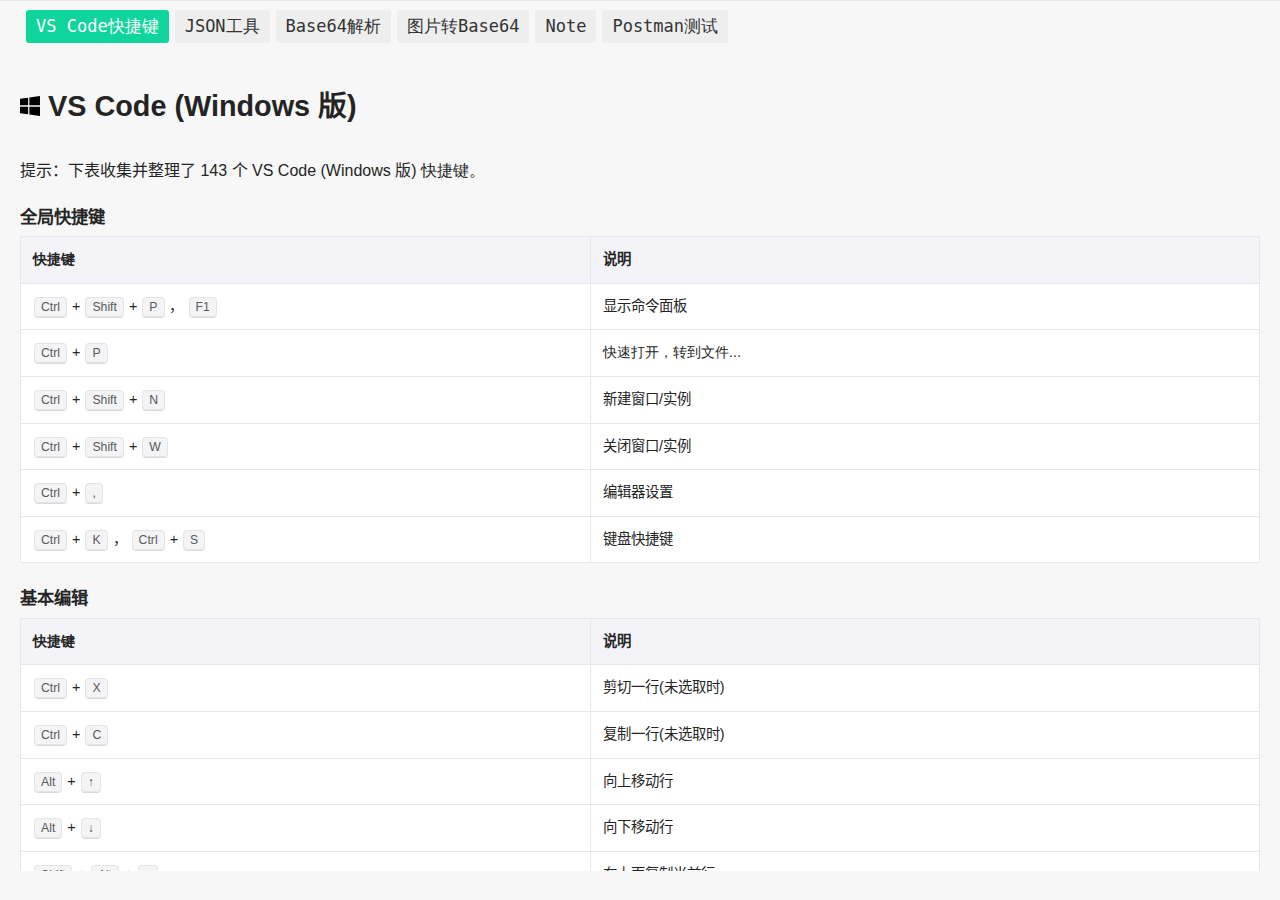
<file: index.html>
<!DOCTYPE html>
<html lang="en" class="os-windows screen-desktop-wide device-desktop">
  <head>
    <title>工具类</title>
    <meta charset="utf-8">
    <meta http-equiv="Content-Type" content="text/html;charset=utf-8"/>
    <link href="./src/css/index.css" rel="stylesheet" />
  </head>

  <body class="bg-color">
    <header class="header">
      <div
        id="navs"
        class="header-navs"
        style="position: relative;"
      ></div>
    </header>
    <div id="page"></div>
    <script src="./src/js/index.js"></script>
  </body>
</html>
</file>
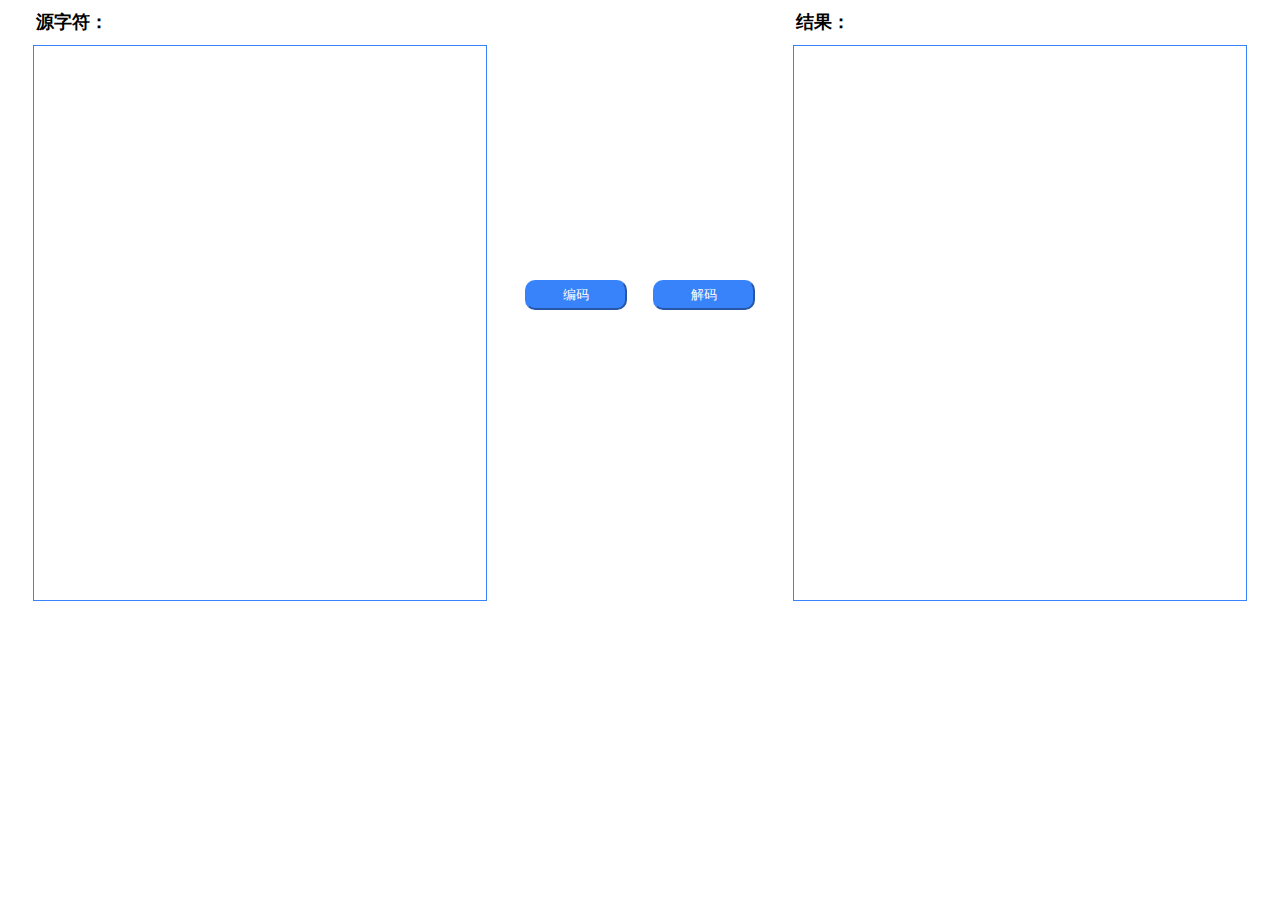
<file: base64.html>
<!DOCTYPE html>
<html>
  <head>
    <meta http-equiv="Content-Type" content="text/html; charset=UTF-8" />
    <title>Base64编码/解码</title>
    <script src="./src/js/base64.js"></script>
    <link href="./src/css/base64.css" rel="stylesheet" />
  </head>

  <body>
    <center class="content">
      <div class="code_note">
        <div class="code_title">源字符：</div>
        <textarea name="src" id="src" cols="180" rows="6"></textarea>
      </div>
      <div class="code_btn">
        <input
          onclick="doEncode();"
          type="button"
          value="编码"
          name="encode"
          class="button"
        />
        <input
          onclick="doDecode();"
          type="button"
          value="解码"
          name="decode"
          class="button"
        />
      </div>
      <div class="code_note">
        <div class="code_title">结果：</div>
        <textarea name="dest" id="dest" cols="180" rows="6"></textarea>
      </div>
    </center>
  </body>
</html>
</file>
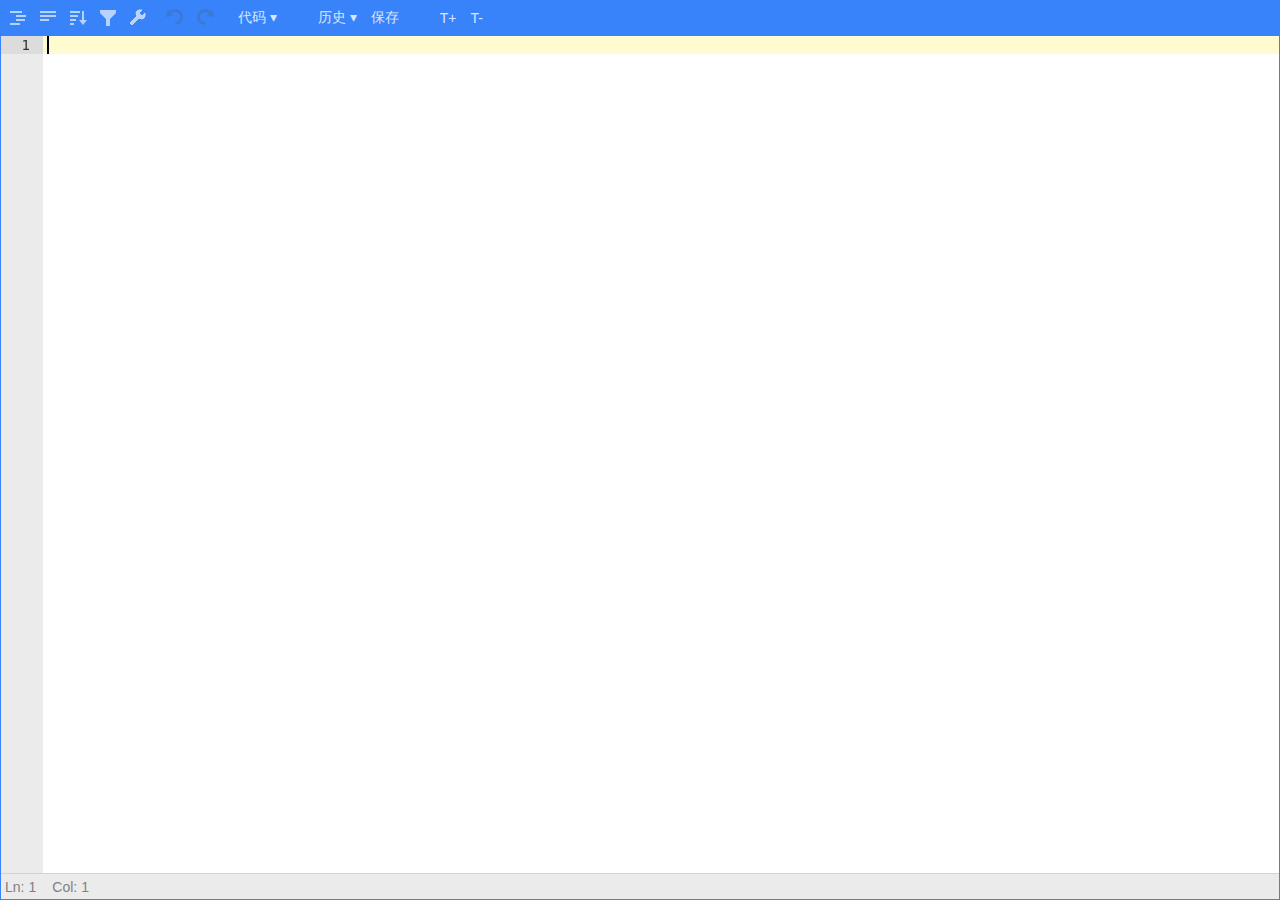
<file: json.html>
<!DOCTYPE HTML>
<html lang="en">
<head>
  <meta charset="utf-8">
  <title>JSONEditor</title>

  <link href="./src/css/jsoneditor.css" rel="stylesheet" type="text/css">
  <link href="./src/css/json.css" rel="stylesheet" type="text/css">
  <link href="./src/css/toast.min.css" rel="stylesheet" type="text/css">
  
  <script src="./src/js/cache.js"></script>
  <script src="./src/js/localforage.min.js"></script>
  <script src="./src/js/jsoneditor.js"></script>
  <script src="./src/js/toast.min.js"></script>
</head>
<body>
<div id="jsoneditor"></div>
<script src="./src/js/json.js"></script>
</body>
</html>
</file>
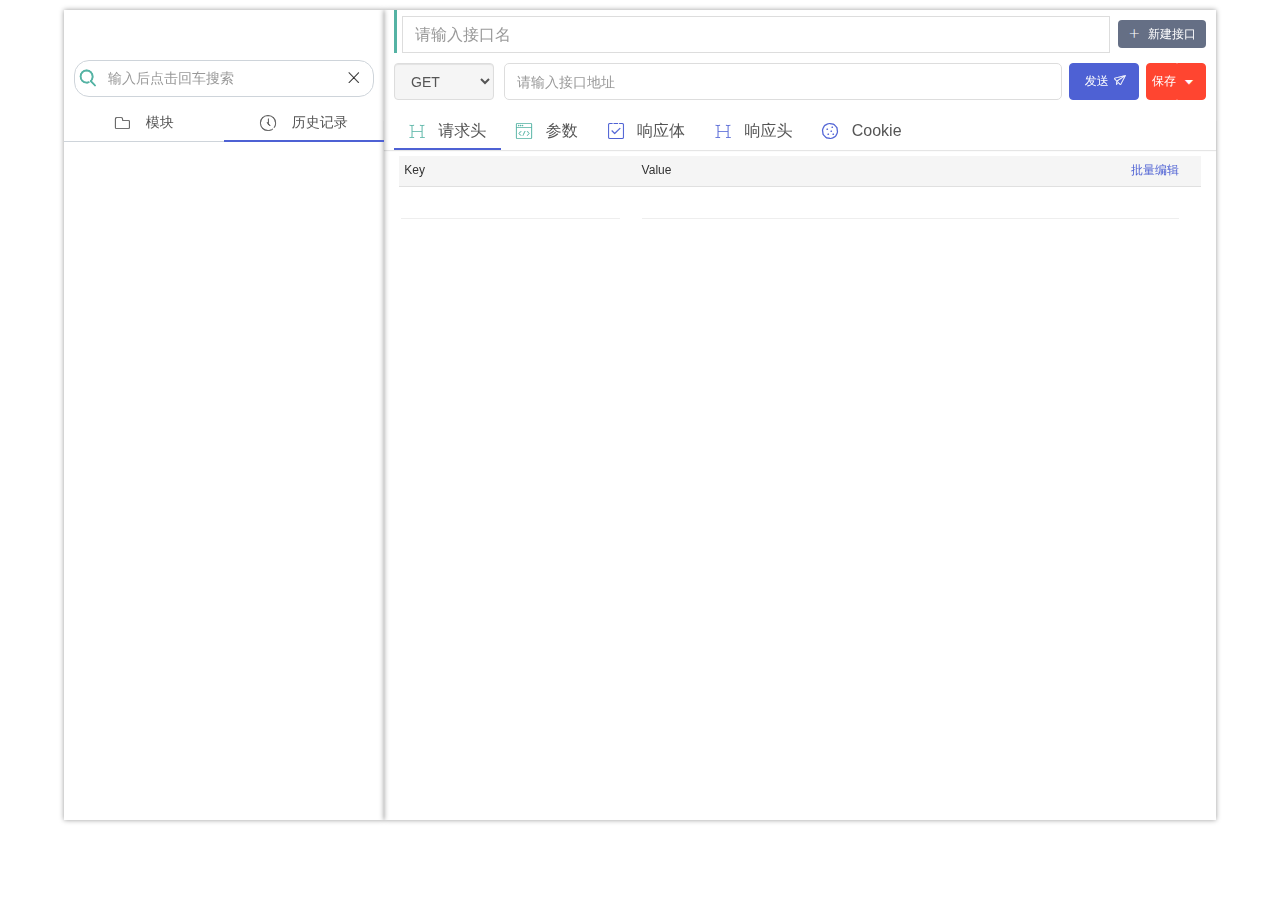
<file: postman.html>
<!DOCTYPE html>
<html lang="en">
  <head>
    <meta http-equiv="Content-Type" content="text/html; charset=UTF-8" />
    <link href="./src/css/common.css" rel="stylesheet" />
    <link href="./src/css/jquery-ui.min.css" rel="stylesheet" />
    <link href="./src/css/jquery.jsonview.css" rel="stylesheet" />
    <link href="./src/css/bootstrap3.5min.css" rel="stylesheet" />
    <link href="./src/css/font-awesome.min.css" rel="stylesheet" />
    <link href="./src/css/postman.css" rel="stylesheet" />
  </head>
  <body>
    <input id="id-page-name" type="hidden" value="debug" />
    <div
      class="h pt10 min-w900"
      id="content"
      style="width: 90vw; margin: 0 auto; display: table;"
    >
      <div
        id="left"
        class="newh m0 fl p0 shadow ofy-a ui-resizable ui-resizable-autohide"
        style="width: 25vw; overflow-x: hidden; position: fixed;"
      >
        <!-- 搜索 -->
        <div
          id="id-search"
          class="mt50 h35 m10 mb0 b1 r15 of-h input-group pl5"
        >
          <i class="iconfont group-addon w15 h color-adorn fb"></i>
          <input
            type="text"
            id="id-search-text"
            autocomplete="off"
            class="form-control b0 h"
            placeholder="输入后点击回车搜索"
          />
          <i class="iconfont group-addon w15 h cursor" id="id-clear-search">
            
          </i>
          &nbsp;&nbsp;
        </div>
        <!--模块、历史记录切换标签-->
        <div class="bb1 h45 f14 C555 pt5">
          <div
            class="fl w-50 tc h40 lh40 cursor"
            id="modules-title"
            title="Module"
          >
            <i class="iconfont f16"></i>
            &nbsp;&nbsp;
            <span>模块</span>
          </div>
          <div
            class="fl w-50 tc h40 lh40 cursor bb2"
            id="historys-title"
            title="History"
          >
            <i class="iconfont f16"></i>
            &nbsp;&nbsp;
            <span>历史记录</span>
          </div>
        </div>
        <!--历史记录 -->
        <div id="historys" class="w"></div>
        <!--模块-->
        <div
          id="modules"
          class="panel-group mb0 none"
          role="tablist"
          style="width: 98%;"
        ></div>
        <div
          class="ui-resizable-handle ui-resizable-e"
          style="z-index: 90; display: none;"
        ></div>
      </div>

      <div
        id="right"
        class="shadow BGFFF m0 fr p0 fl newh"
        style="width: 65vw;"
      >
        <!--参数、头、相应结果-->
        <div class="w rel">
          <input type="hidden" id="interface-id" value="-1" />
          <input type="hidden" id="module-id" value="-1" />

          <div class="pl10 pr10">
            <!-- 1.接口名 -->
            <div
              class="input-group no-radius"
              id="id-env-group"
              style="width: 100%;"
            >
              <span class="w10 group-addon bl3"></span>
              <input
                type="text"
                style="width: 100%; margin-top: 6px;"
                class="form-control r0 f16 color-main h37"
                id="interface-name"
                autocomplete="off"
                placeholder="请输入接口名"
              />
              <!-- 环境已隐藏 -->
              <span class="w10 group-addon"></span>
              <div class="dropdown group-addon h37 no-radius">
                <a
                  id="new-interface"
                  target="_blank"
                  class="btn btn-menu btn-sm fr mt5"
                  style="background-color: #656f85;"
                >
                  <i class="iconfont mr5 mt-1"></i>
                  <span>新建接口</span>
                </a>
                <select style="width: 0; border: none;" id="sendType">
                  <option value="1">前端请求</option>
                  <option value="2">后端转发</option>
                </select>
              </div>
            </div>
          </div>

          <!-- 2.接口名 -->
          <table class="w mt10">
            <tbody>
              <tr>
                <td class="w100 pr10 pl10">
                  <select
                    class="form-control group-addon w100 h37 dis-in-tab BGF5 cursor"
                    id="method"
                  >
                    <option value="GET">GET</option>
                    <option value="POST">POST</option>
                    <option value="PUT">PUT</option>
                    <option value="DELETE">DELETE</option>
                  </select>
                </td>
                <td class="pr10">
                  <div class="input-group">
                    <input
                      type="text"
                      class="form-control r5 h37"
                      id="url"
                      autocomplete="off"
                      placeholder="请输入接口地址"
                    />
                    <span class="w10 group-addon"></span>

                    <span
                      class="btn group-addon btn-main ml10 f12"
                      id="send"
                      style="padding: 5px;"
                    >
                      <span class="pl10">发送</span>
                      <i class="iconfont f16 mr5 mt-2"></i>
                    </span>

                    <span class="w10 group-addon"></span>

                    <span
                      class="btn btn-adorn group-addon no-right-radius h37 f12"
                      id="save-interface"
                      style="padding: 5px 0 5px 5px;"
                    >
                      保存
                    </span>

                    <div class="dropdown group-addon h37">
                      <button
                        type="button"
                        class="btn btn-adorn dropdown-toggle no-left-radius h37 pl5 pr5ß"
                        data-toggle="dropdown"
                        aria-haspopup="true"
                        aria-expanded="false"
                      >
                        <i class="iconfont CFFF"></i>
                      </button>
                      <ul class="dropdown-menu dropdown-menu-right">
                        <li>
                          <a
                            id="save-as-interface"
                            class="pl10 pr10 cursor f12"
                          >
                            另存为
                          </a>
                        </li>
                      </ul>
                    </div>
                  </div>
                </td>
              </tr>
            </tbody>
          </table>

          <div class="h30 mt20 shadow-b pl10 C555">
            <div
              class="tabs menu-title adorn-bb2"
              data-stage="headers-div"
            >
              <i class="iconfont color-adorn"></i>
              &nbsp;
              <span>请求头</span>
            </div>
            <div class="tabs menu-title" data-stage="params-div">
              <i class="iconfont color-adorn"></i>
              &nbsp;
              <span>参数</span>
            </div>
            <div
              class="tabs menu-title"
              data-stage="response-body"
            >
              <i class="iconfont color-main"></i>
              &nbsp;
              <span>响应体</span>
            </div>
            <div class="tabs menu-title" data-stage="response-header">
              <i class="iconfont color-main"></i>
              &nbsp;
              <span>响应头</span>
            </div>
            <div class="tabs menu-title" data-stage="response-cookie">
              <i class="iconfont color-main"></i>
              &nbsp;
              <span>Cookie</span>
            </div>
          </div>

          <!--请求头-->
          <div
            class="p15"
            id="headers-div"
            style="padding-top: 6px !important;"
          >
            <table class="params-headers-table f12 w" id="headers-table">
              <thead
                style="
                  background-color: #f5f5f5;
                  height: 30px;
                  border-bottom: 1px solid #e0e0e0 !important;
                "
              >
                <tr>
                  <td class="p5" style="width: 30%;">
                    &nbsp;Key
                  </td>
                  <td class="p5" colspan="2">
                    Value
                    <a
                      class="bulk-edit fr mr20 color-main cursor"
                      crap-data-value="headers"
                    >
                      批量编辑
                    </a>
                  </td>
                </tr>
              </thead>
              <tbody>
                <tr class="last">
                  <td>
                    <input type="text" class="form-control" data-stage="key" />
                  </td>
                  <td>
                    <input
                      type="text"
                      class="form-control"
                      data-stage="value"
                    />
                  </td>
                  <td class="w20">
                    <i class="iconfont cursor color-adorn"></i>
                  </td>
                </tr>
              </tbody>
            </table>

            <div id="headers-bulk-edit-div" class="f12 none">
              <a
                class="key-value-edit fr mr20 color-main cursor fw-300"
                crap-data-value="headers"
              >
                单个编辑
              </a>
              <textarea
                id="headers-bulk"
                class="form-control w BGFFF min-h100 max-w"
                placeholder="key:value"
              ></textarea>
            </div>
          </div>
          <!--请求头-->

          <!--参数-->
          <div id="params-div" class="none">
            <div id="content-type" class="f12 p10 C999 pl20 none">
              <div class="fl">
                <label>
                  <input
                    type="radio"
                    name="param-type"
                    checked=""
                    id="param-type-value"
                    value="application/x-www-form-urlencoded;charset=UTF-8"
                  />
                  x-www-form-urlencoded;charset=UTF-8&nbsp;&nbsp;&nbsp;
                </label>
              </div>
              <div class="fl">
                <label>
                  <input
                    type="radio"
                    name="param-type"
                    crap-data="customer"
                    id="customer-type-value"
                    value="application/json"
                  />
                  <span>自定义格式</span>
                </label>
                &nbsp;&nbsp;&nbsp;
              </div>
              <div class="fl none" id="customer-type">
                <select class="form-control w150 fl table-input">
                  <option value="application/json">application/json</option>
                  <option value="text/plain">text/plain</option>
                  <option value="application/xml">application/xml</option>
                </select>
                &nbsp;&nbsp;
                <button
                  type="button"
                  class="response-menu btn btn-default btn-xs fw-300"
                  id="format-send-pretty"
                >
                  格式化
                </button>
              </div>
              <div class="cb"></div>
            </div>

            <div class="p15" style="padding-top: 6px !important;">
              <table class="params-headers-table f12 w" id="params-table">
                <thead
                  style="
                    background-color: #f5f5f5;
                    height: 30px;
                    border-bottom: 1px solid #e0e0e0 !important;
                  "
                >
                  <tr>
                    <td class="p5" style="width: 30%;">
                      &nbsp;Key
                    </td>
                    <td class="p5" colspan="2">
                      Value
                      <a
                        class="bulk-edit fr mr20 color-main cursor"
                        crap-data-value="params"
                      >
                        批量编辑
                      </a>
                    </td>
                  </tr>
                </thead>
                <tbody>
                  <tr class="last">
                    <td>
                      <input
                        type="text"
                        class="form-control"
                        data-stage="key"
                      />
                    </td>
                    <td>
                      <input
                        type="text"
                        class="form-control"
                        data-stage="value"
                      />
                    </td>
                    <td class="w20">
                      <i class="iconfont cursor color-adorn"></i>
                    </td>
                  </tr>
                </tbody>
              </table>

              <div id="customer-div" class="f12 none">
                <textarea
                  id="customer-value"
                  class="form-control w BGFFF h400 min-h150 max-w"
                  placeholder=""
                ></textarea>
              </div>

              <div id="params-bulk-edit-div" class="f12 none">
                <a
                  class="key-value-edit fr mr20 color-main cursor"
                  crap-data-value="params"
                >
                  单个编辑
                </a>
                <textarea
                  id="params-bulk"
                  class="form-control w BGFFF min-h100 max-w"
                  placeholder="key:value"
                ></textarea>
              </div>
            </div>
          </div>
          <!--参数：end-->

          <!--响应体-->
          <div class="response-body p10 pb0 pt0 fw-300 none">
            <div class="btn-group fw-300 f12" role="group">
              <button
                type="button"
                class="response-menu btn btn-default btn-xs fw-300"
                id="format-row"
              >
                原始数据
              </button>
              <button
                type="button"
                class="response-menu btn btn-default btn-xs fw-300"
                id="format-pretty"
              >
                格式化
              </button>
            </div>
            &nbsp;&nbsp;&nbsp;&nbsp;JSON:
            <div class="btn-group fw-300 f12" role="group">
              <button
                type="button"
                class="response-menu response-json btn btn-default btn-xs fw-300"
                id="json-expand"
                crap-data-name="expand"
                crap-data-value="1"
              >
                全部展开
              </button>
              <button
                type="button"
                class="response-menu response-json btn btn-default btn-xs fw-300"
                crap-data-name="collapse"
                crap-data-value="1"
              >
                展开一级
              </button>
              <button
                type="button"
                class="response-menu response-json btn btn-default btn-xs fw-300"
                crap-data-name="collapse"
                crap-data-value="2"
              >
                展开二级
              </button>
              <button
                type="button"
                class="response-menu response-json btn btn-default btn-xs fw-300"
                crap-data-name="collapse"
                crap-data-value="3"
              >
                展开三级
              </button>
              <button
                type="button"
                class="response-menu response-json btn btn-default btn-xs fw-300"
                crap-data-name="collapse"
                crap-data-value="4"
              >
                展开四级
              </button>
              <button
                type="button"
                class="response-menu response-json btn btn-default btn-xs fw-300"
                crap-data-name="nl2br"
                crap-data-value="true"
              >
                自动换行
              </button>
            </div>
          </div>
          <!--响应体:end-->
          <div class="p10">
            <div class="response-body none" id="response-body">
              <!--响应体-->
              <textarea
                id="response-row"
                class="form-control w h BGFFF h400 hidden"
                placeholder="Hit the Send buttom to get a response"
              ></textarea>
              <div id="response-pretty" class="b1 p10 BGFFF h400 ofy-s">
                <div class="tc mt30 CAAA f16 fw-300">
                  <span>
                    请点击「发送」按钮获取响应结果
                  </span>
                </div>
                <div class="tc mt20">
                  <span class="BGEEE w200 h20 dis-in-blo mr10"></span>
                  <span class="bg-main w100 h20 dis-in-blo mr10"></span>
                  <span class="BGEEE w50 h20 dis-in-blo mr10"></span>
                </div>
                <div class="tc mt10">
                  <span class="BGEEE w200 h20 dis-in-blo mr10"></span>
                  <span class="BGEEE w50 h20 dis-in-blo mr10"></span>
                </div>
              </div>
            </div>

            <!--响应头-->
            <div class="response-header b1 p10 h400 none BGFFF" id="response-header">
              <div class="fw-300">请求行（General）:</div>
              <div class="ml20 general"></div>
              <div class="fw-300 mt20">请求头（Response Headers）:</div>
              <div class="ml20 headers"></div>
            </div>

            <!--cookie-->
            <div class="response-cookie b1 p10 h400 none BGFFF" id="response-cookie">
              <table class="table"></table>
            </div>
          </div>
        </div>
      </div>
    </div>

    <div id="float" class="folat">
      <div class="tc CFFF f20 fb" id="id-timing"></div>
      <div class="sk-wave">
        <div class="sk-rect sk-rect1"></div>
        <div class="sk-rect sk-rect2"></div>
        <div class="sk-rect sk-rect3"></div>
        <div class="sk-rect sk-rect4"></div>
        <div class="sk-rect sk-rect5"></div>
      </div>
    </div>
    <div class="tip-div" id="tip-div"></div>
    <div id="fade" class="folat"></div>

    <div id="dialog" class="look-up shadow">
      <div id="dialog-title" class="CFFF f16 shadow dialog-title"></div>
      <div id="dialog-content" class="look-up-content b0 f12 tl p30 BGFFF C555">
        <table class="table table-bordered">
          <tbody>
            <tr>
              <td>接口名</td>
              <td>
                <input
                  class="form-control"
                  id="save-interface-name"
                  placeholder="请输入接口名"
                />
              </td>
            </tr>
            <tr>
              <td>模块名</td>
              <td>
                <span>
                  保存到已有的模块（已有模块与新模块名二选一）
                </span>
                <select class="form-control" id="save-module-id"></select>
              </td>
            </tr>
            <tr>
              <td>模块名</td>
              <td>
                <span>
                  创建新的模块（已有模块与新模块名二选一）
                </span>
                <input
                  class="form-control"
                  id="save-module-name"
                  placeholder="请输入模块名"
                />
              </td>
            </tr>
          </tbody>
        </table>
        <button
          type="button"
          class="btn btn-main fr"
          id="save-interface-submit"
        >
          保存
        </button>
      </div>
      <i class="iconfont i-close CFFF fb f16 close-dialog" crap-data="dialog">
        
      </i>
    </div>
    <div id="dialog2" class="look-up shadow">
      <div
        class="CFFF f16 shadow"
        style="
          line-height: 40px;
          padding-left: 20px;
          height: 40px;
          background-color: #233050;
        "
      >
        重命名模块
      </div>
      <div class="look-up-content b0 f12 tl p30 BGFFF C555">
        <table class="table table-bordered">
          <tbody>
            <tr>
              <td>模块名</td>
              <td>
                <input
                  class="form-control"
                  id="rename-module-id"
                  type="hidden"
                />
                <input
                  class="form-control"
                  id="rename-module-name"
                  placeholder="请输入模块名"
                />
              </td>
            </tr>
          </tbody>
        </table>
        <button type="button" class="btn btn-main fr" id="save-module-submit">
          保存
        </button>
      </div>
      <i class="iconfont i-close CFFF fb f16 close-dialog" crap-data="dialog2">
        
      </i>
    </div>

    <script src="src/js/jquery-1.9.1.min.js"></script>
    <script src="src/js/jquery.jsonview.js"></script>
    <script src="src/js/jquery-ui.min.js"></script>
    <script src="src/js/bootstrap3.5min.js"></script>

    <script src="src/js/postman-bootoast.js"></script>
    <script src="src/js/postman-constant.js"></script>
    <script src="src/js/postman-base.js"></script>
    <script src="src/js/postman-interface.js"></script>
    <script src="src/js/postman-plug.js"></script>
    <script src="src/js/postman-env.js"></script>
    <script src="src/js/postman-module.js"></script>
    <script src="src/js/postman-send.js"></script>
    <script src="src/js/postman-crapApi.js"></script>
    <script src="src/js/postman-json.js"></script>
  </body>
</html>
</file>
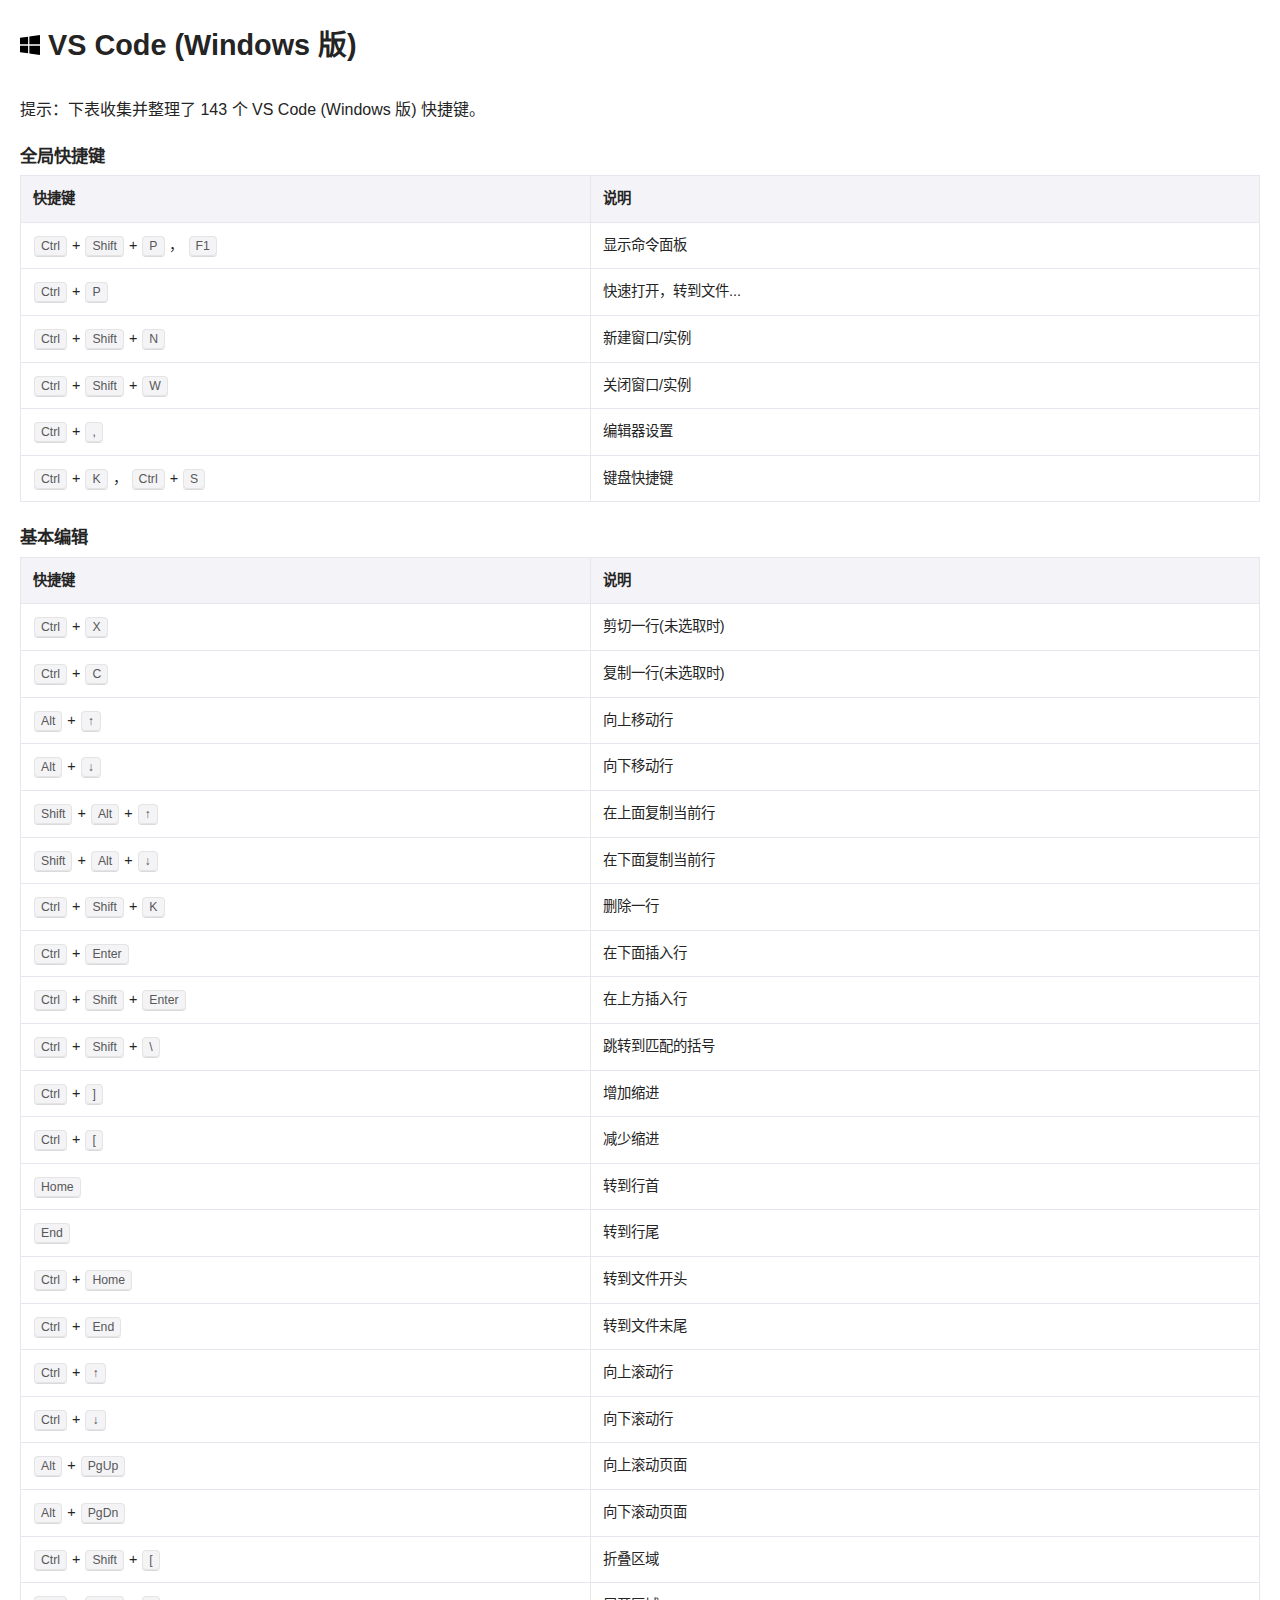
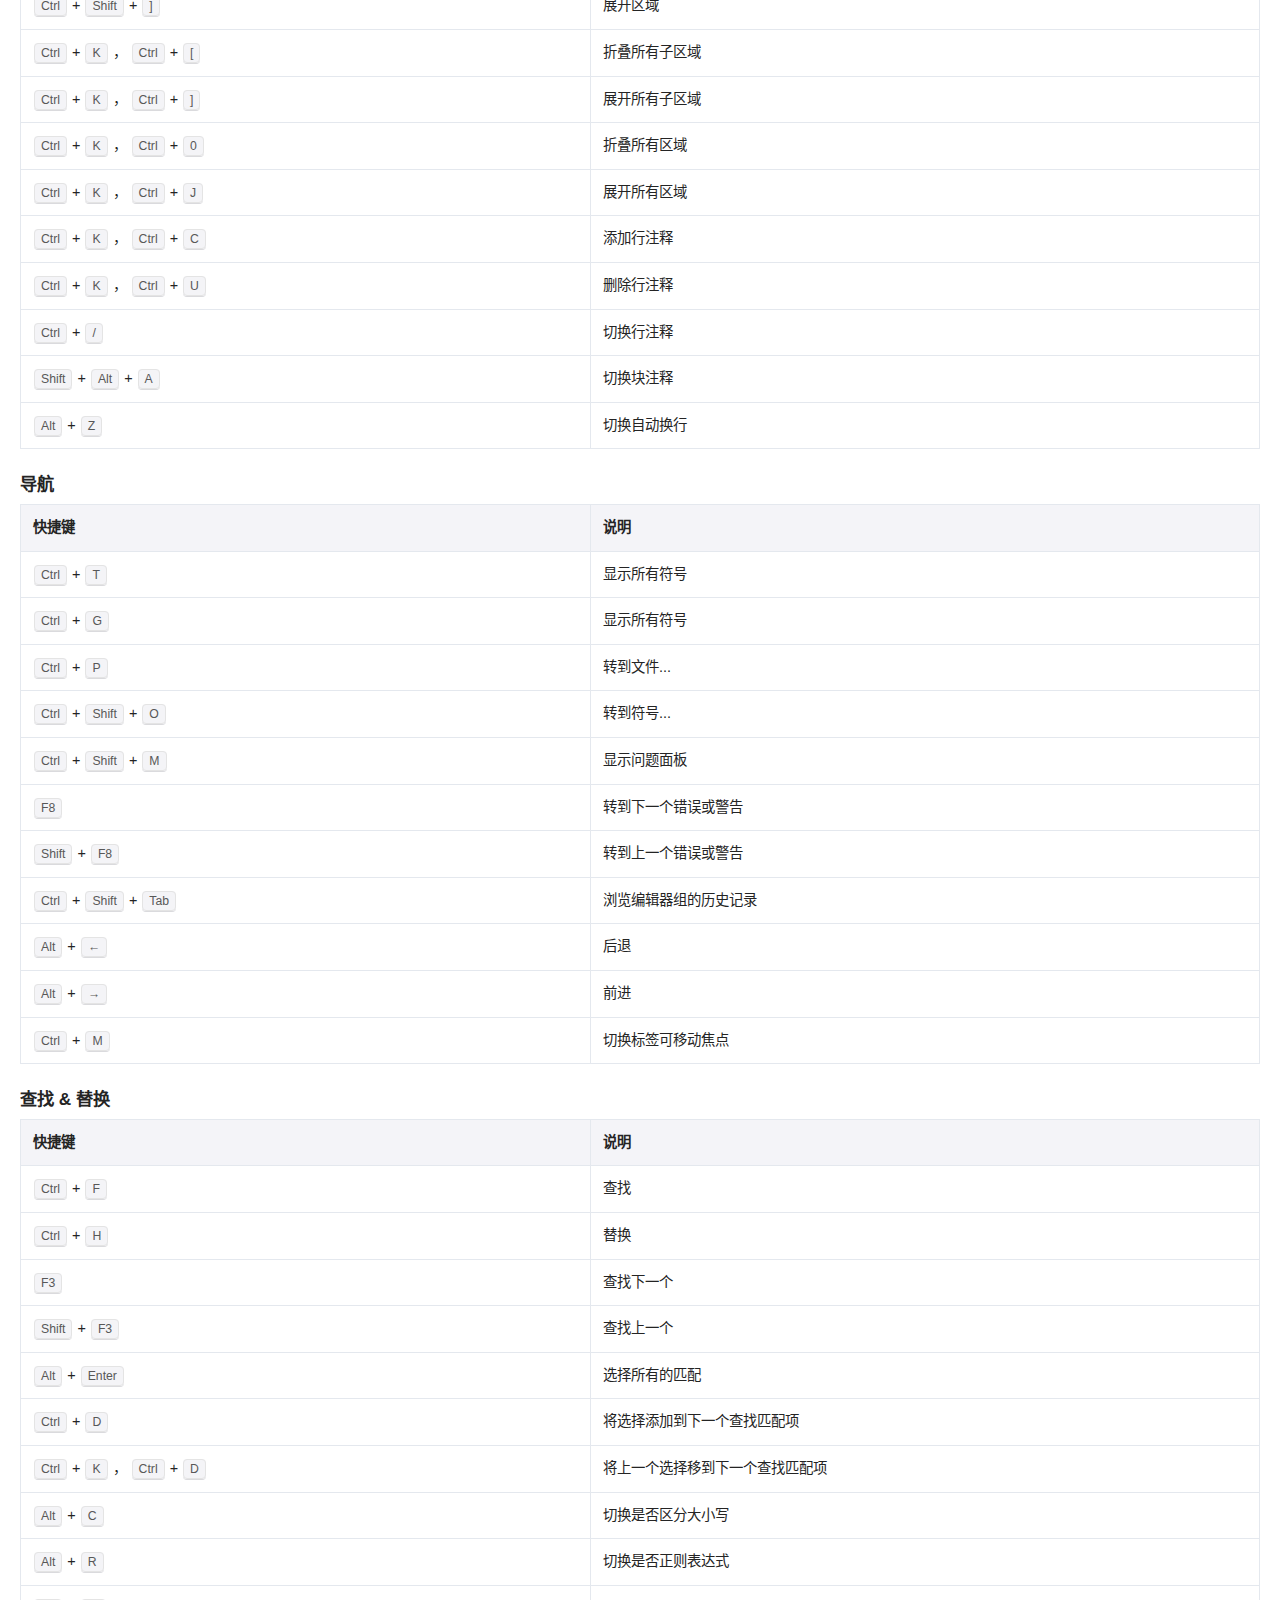
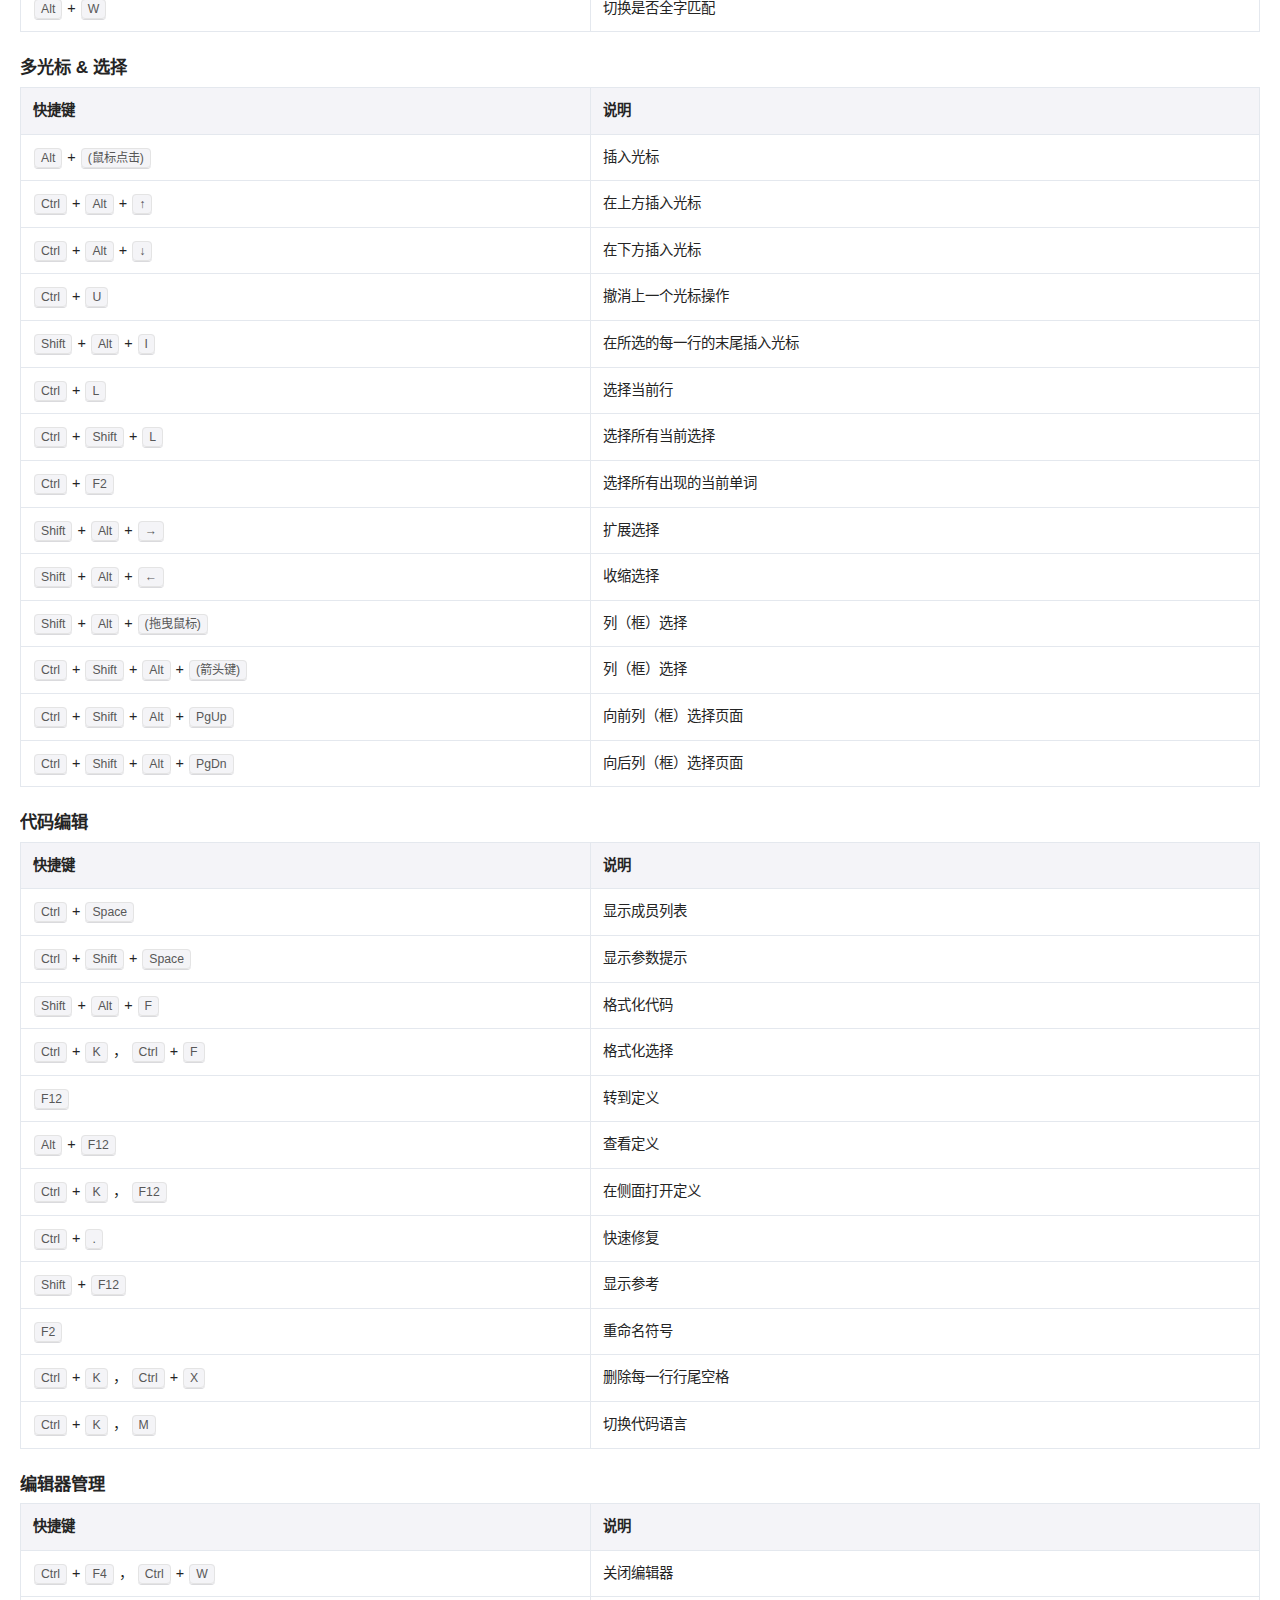
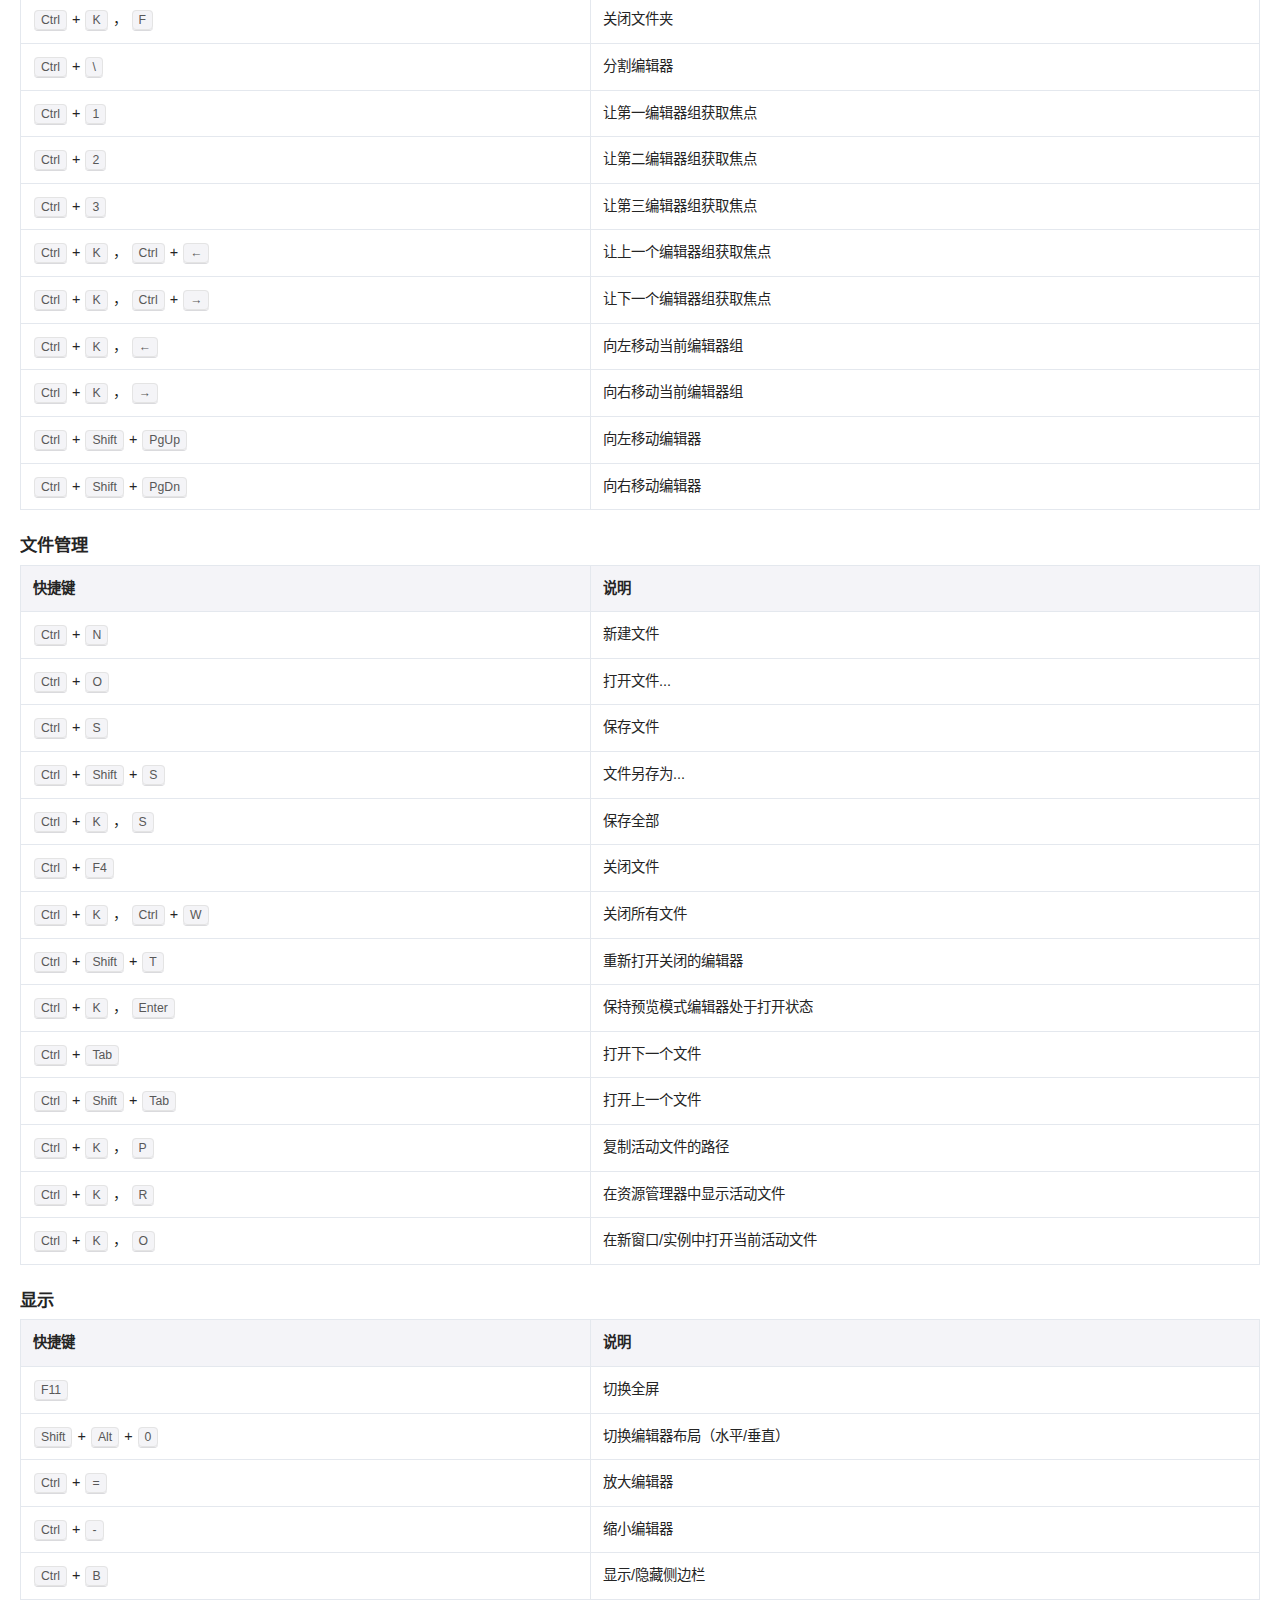
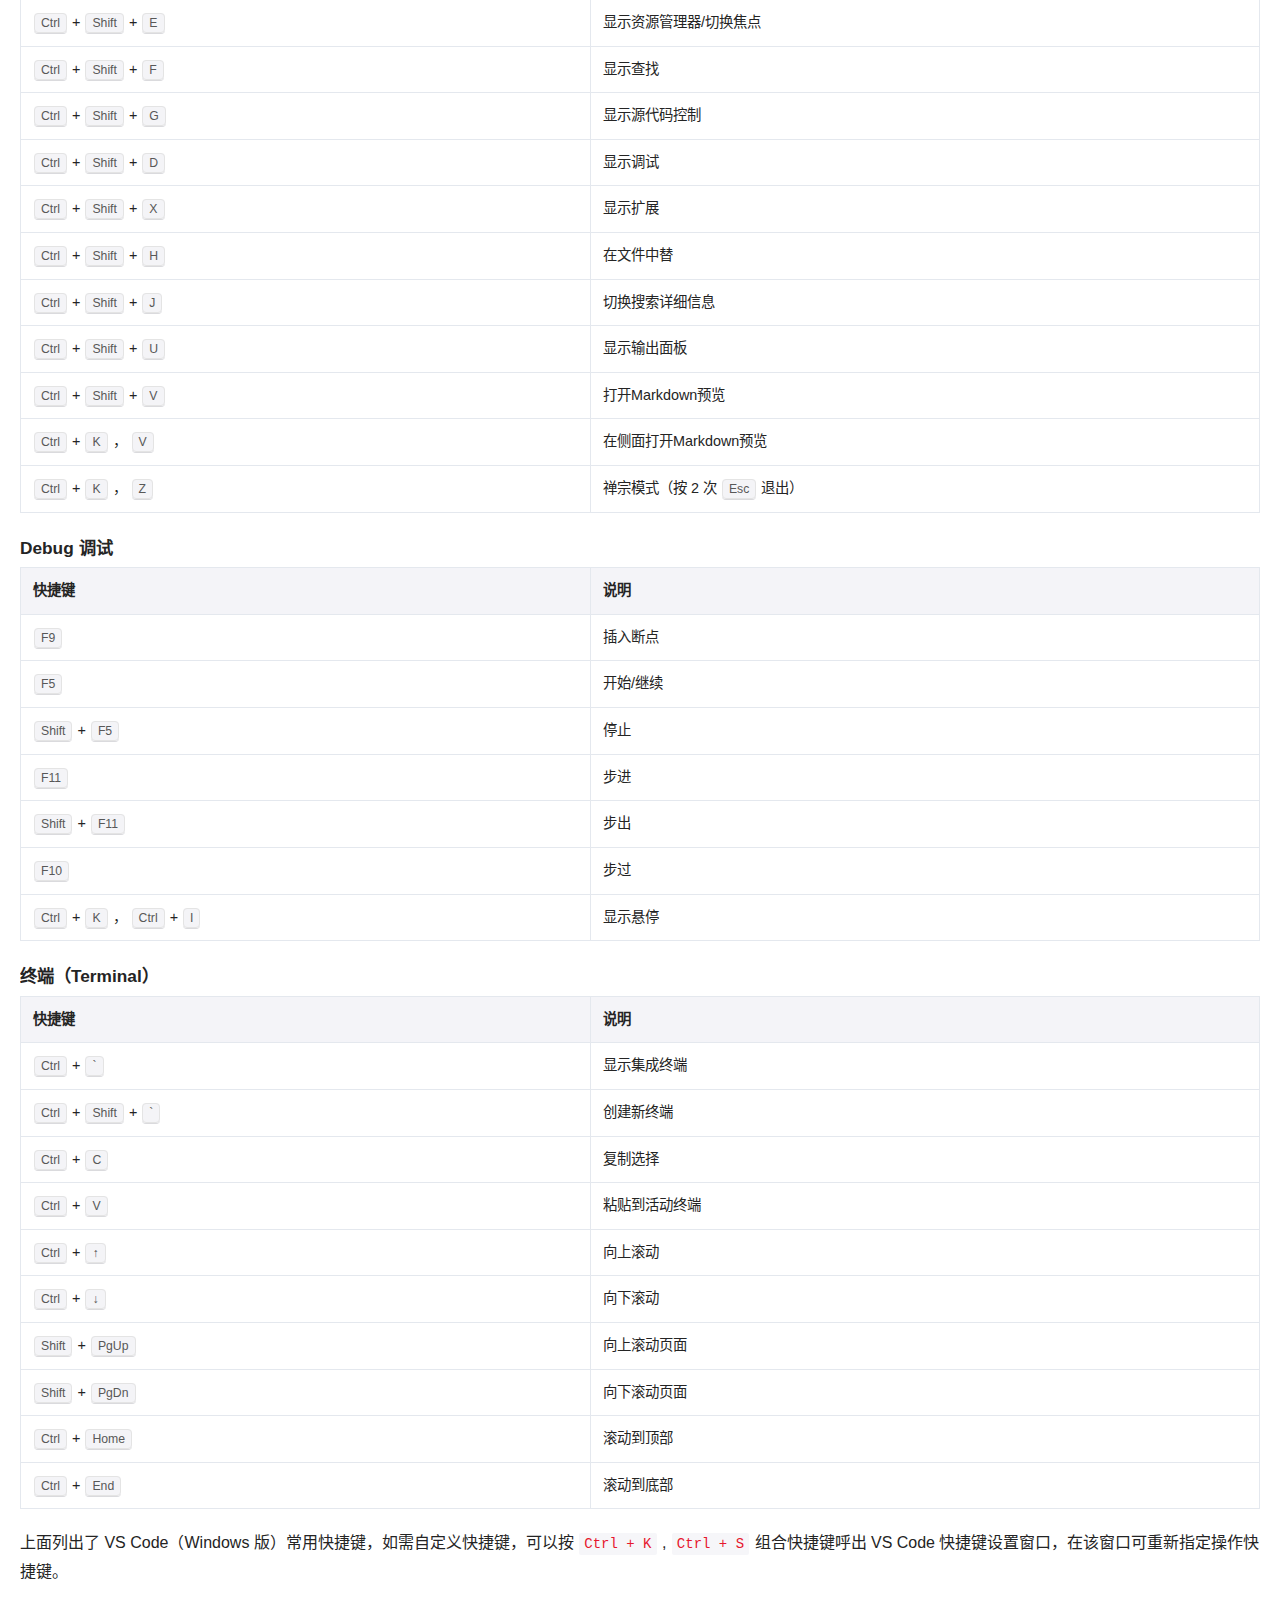
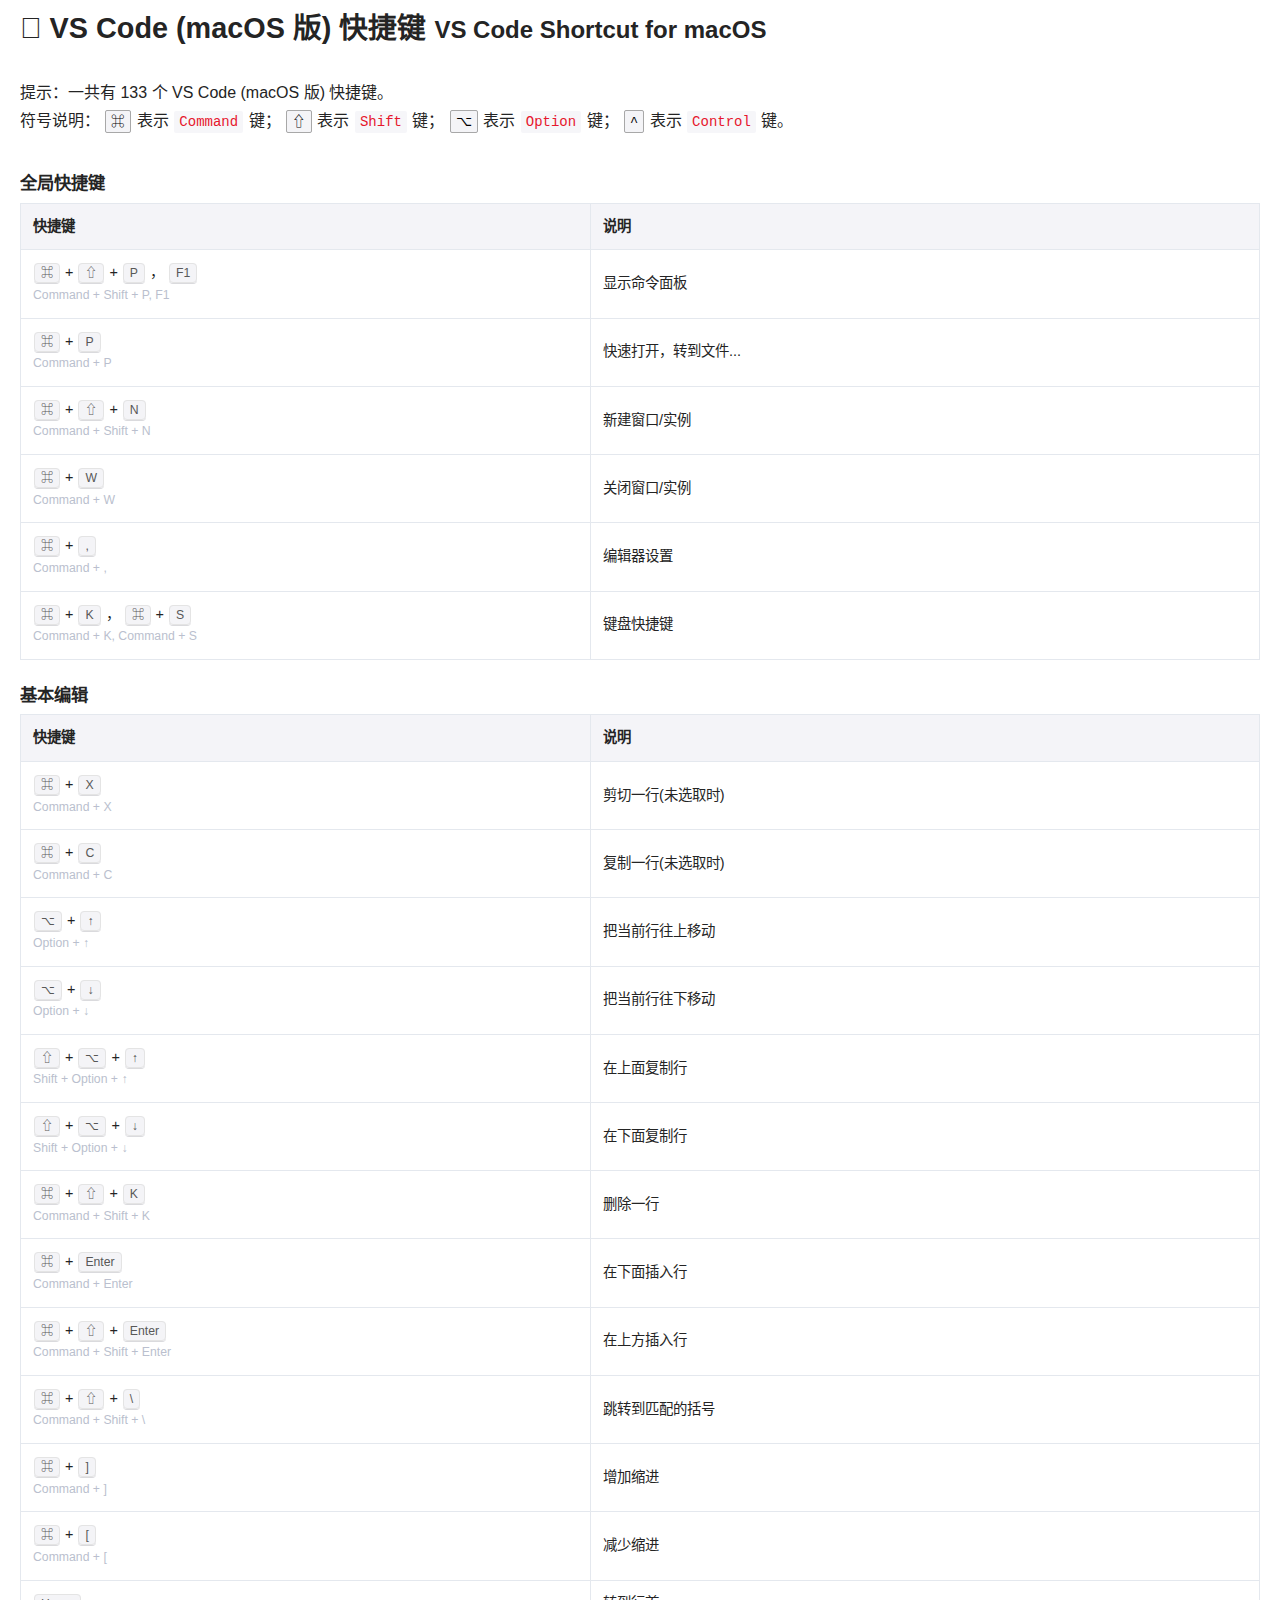
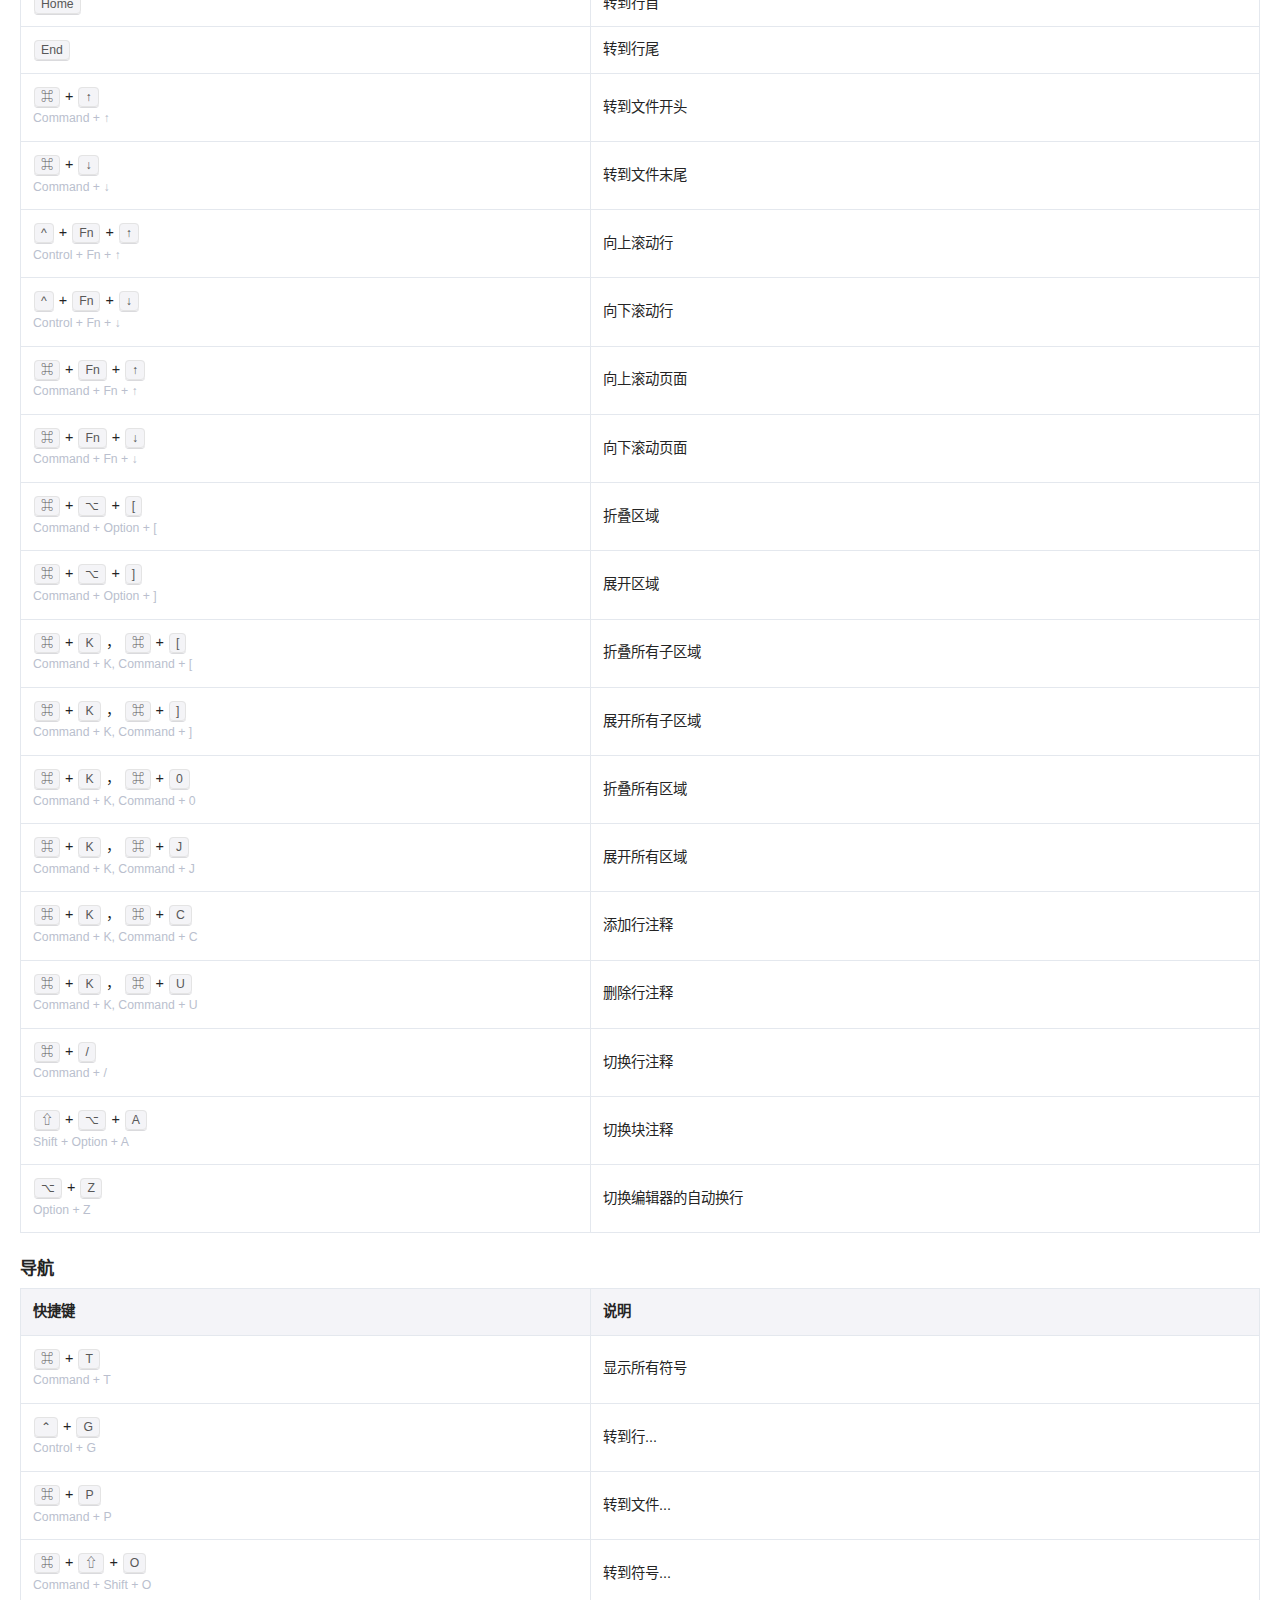
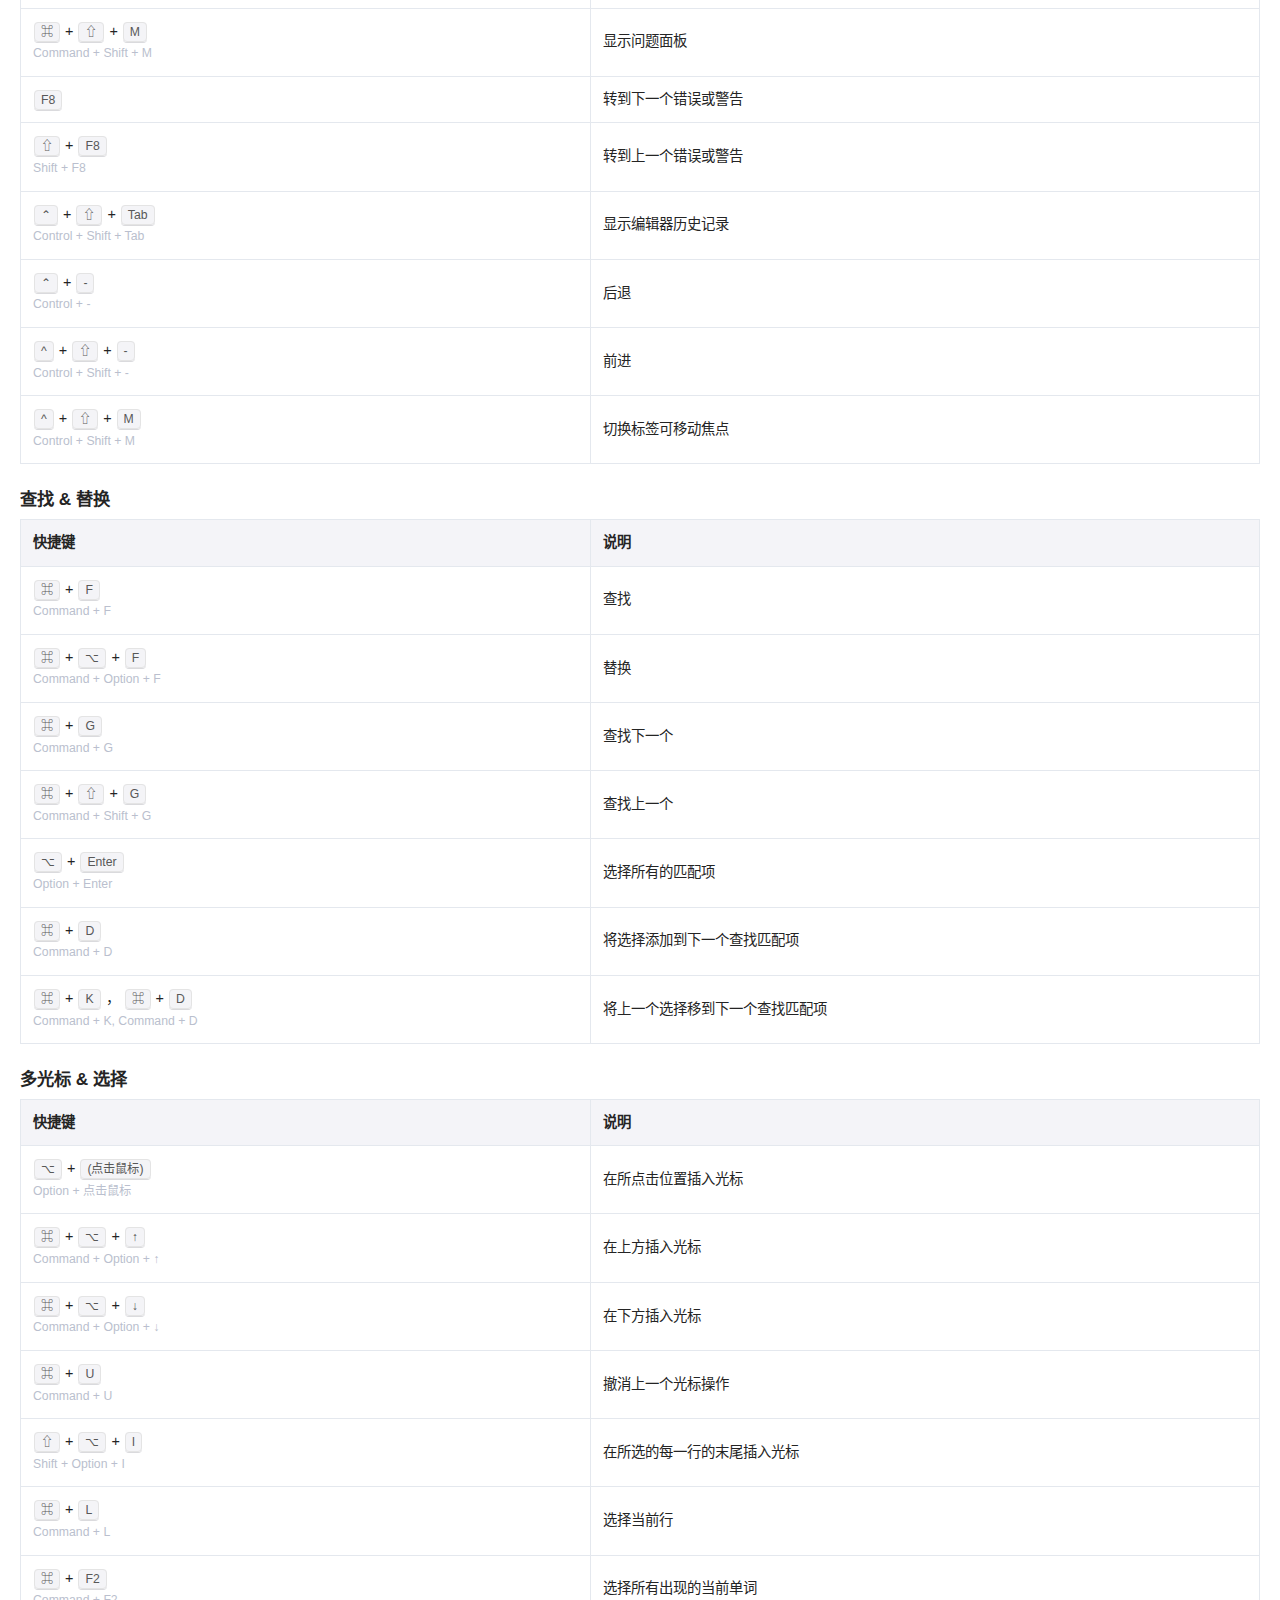
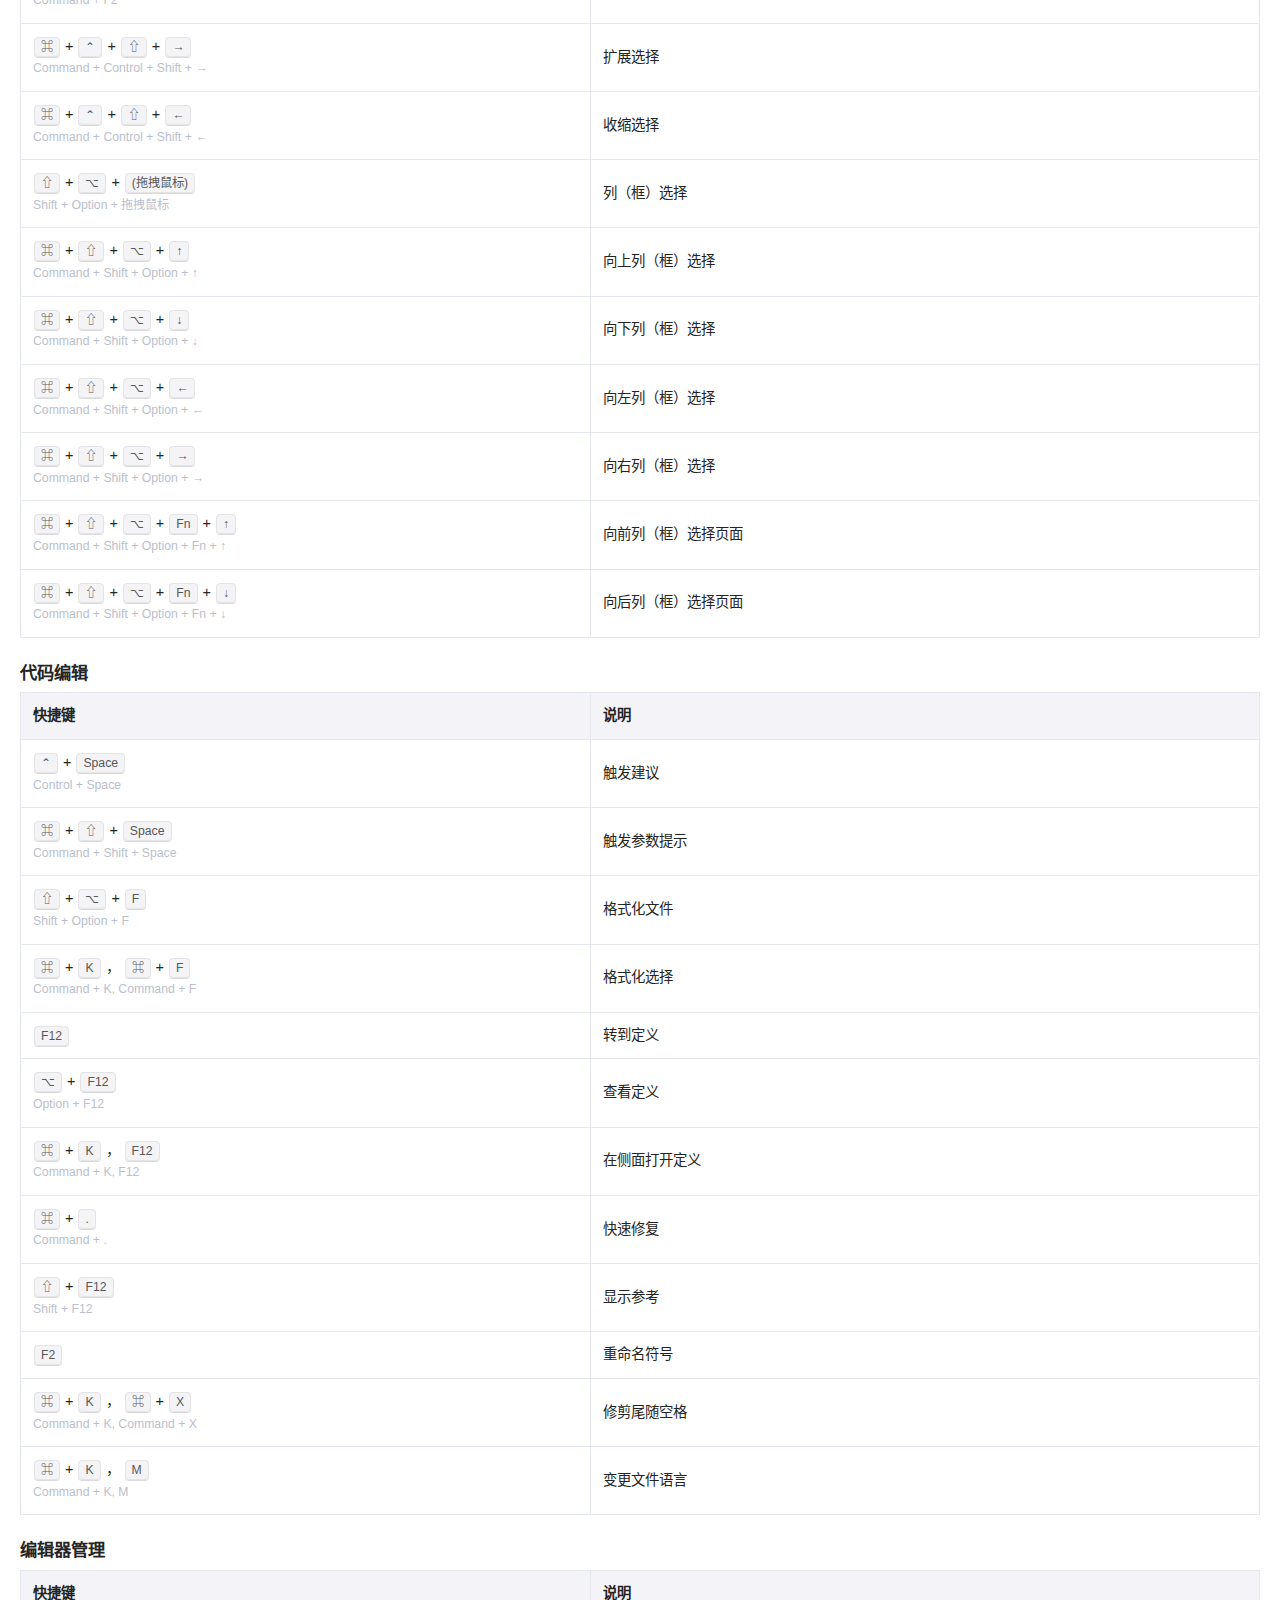
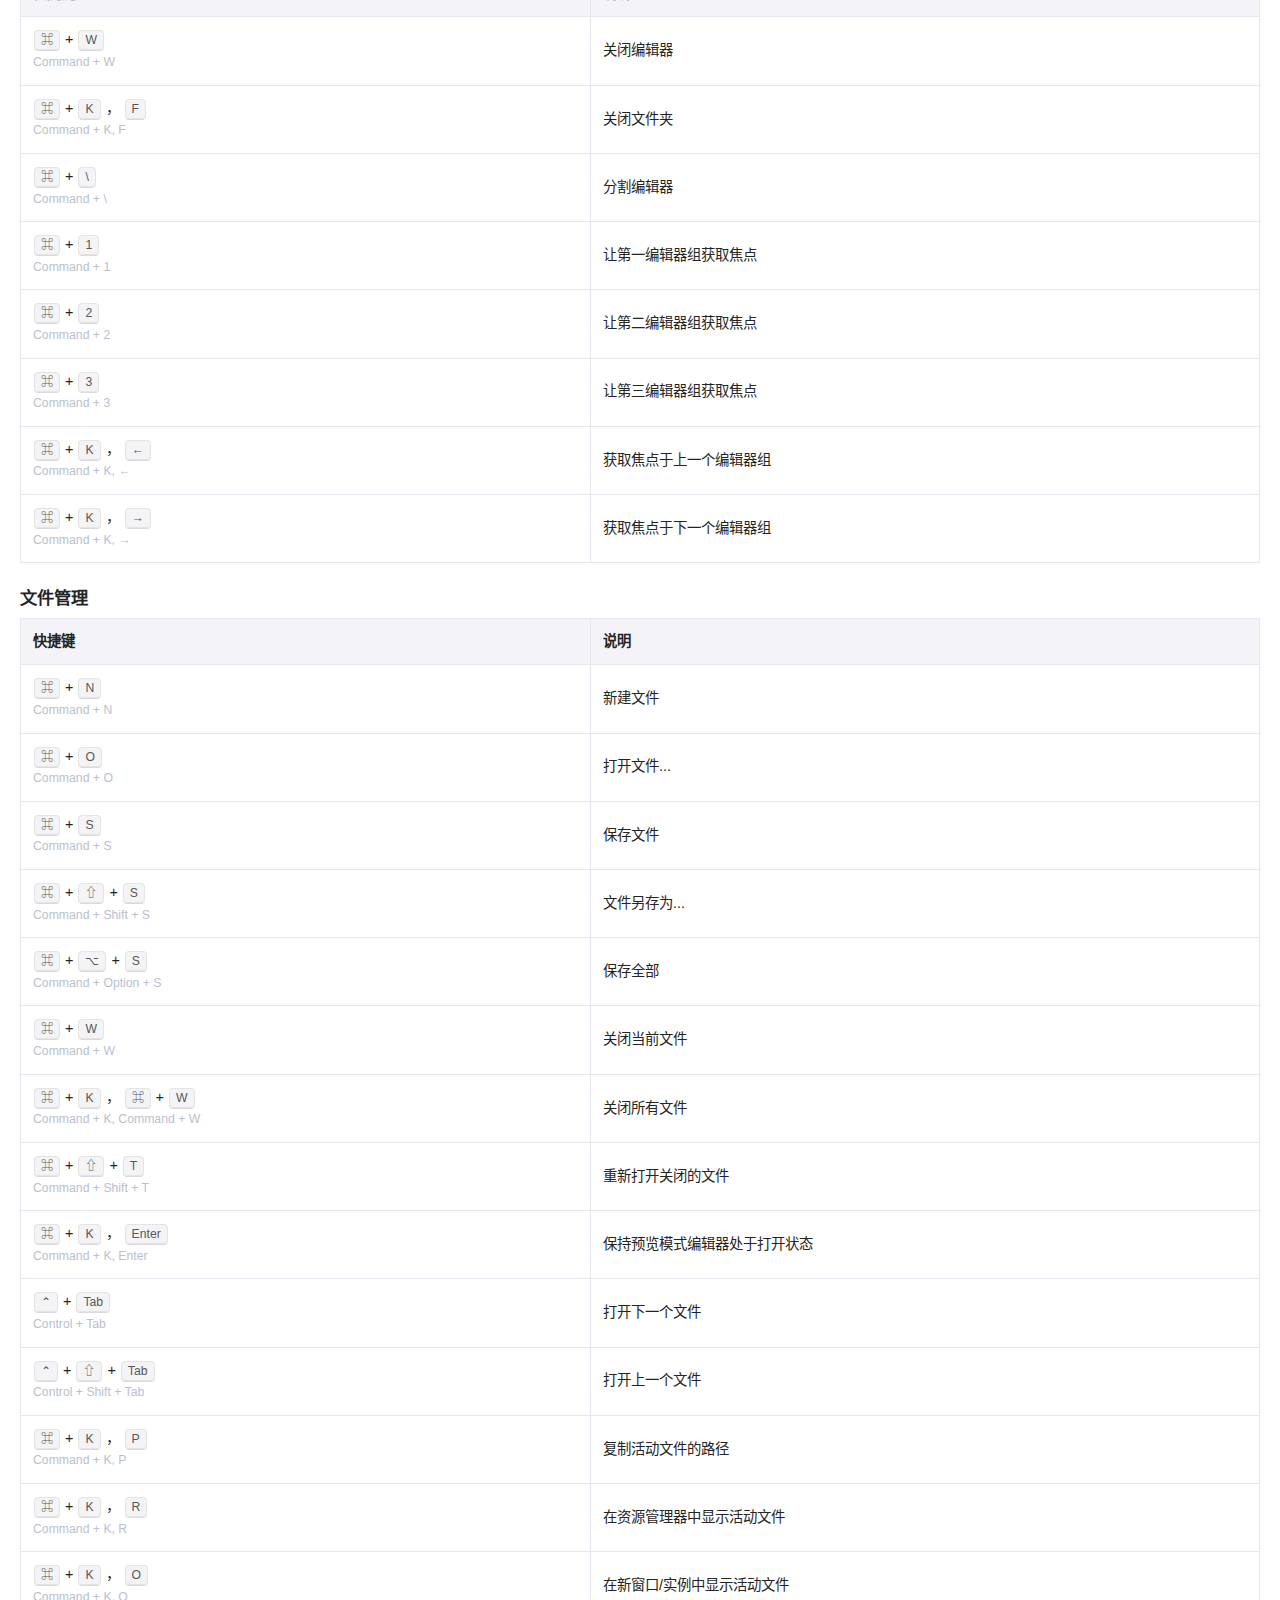
<file: vscode.html>
<!DOCTYPE html>
<html lang="zh-CN">
  <head>
    <meta charset="utf-8" />
    <link rel="stylesheet" href="src/css/vscode.css" />
  </head>
  <body>
    <div class="vscode">
      <h2 id="Windows">
        <svg
          viewBox="0 0 1024 1024"
          version="1.1"
          xmlns="http://www.w3.org/2000/svg"
          width="20"
          height="20"
        >
          <path
            d="M416 478.912V84.704L0 141.664v337.248zM0 545.12v337.216l416 56.992V545.12z"
            p-id="5794"
          ></path>
          <path
            d="M1024 478.912V0L480 75.488v403.424zM480 545.12v403.392L1024 1024V545.12z"
          ></path>
        </svg>
        VS Code (Windows 版)
      </h2>
      <p class="muted-param">
        提示：下表收集并整理了 143 个 VS Code (Windows 版) 快捷键。
      </p>
      <div class="table-responsive">
        <table class="table-shortcut" role="presentation">
          <caption id="Windows-global">全局快捷键</caption>
          <thead class="text-left">
            <tr>
              <th width="46%">快捷键</th>
              <th>说明</th>
            </tr>
          </thead>
          <tbody>
            <tr>
              <td>
                <kbd>Ctrl</kbd>
                +
                <kbd>Shift</kbd>
                +
                <kbd>P</kbd>
                ，
                <kbd>F1</kbd>
              </td>
              <td>显示命令面板</td>
            </tr>
            <tr>
              <td>
                <kbd>Ctrl</kbd>
                +
                <kbd>P</kbd>
              </td>
              <td>快速打开，转到文件...</td>
            </tr>
            <tr>
              <td>
                <kbd>Ctrl</kbd>
                +
                <kbd>Shift</kbd>
                +
                <kbd>N</kbd>
              </td>
              <td>新建窗口/实例</td>
            </tr>
            <tr>
              <td>
                <kbd>Ctrl</kbd>
                +
                <kbd>Shift</kbd>
                +
                <kbd>W</kbd>
              </td>
              <td>关闭窗口/实例</td>
            </tr>
            <tr>
              <td>
                <kbd>Ctrl</kbd>
                +
                <kbd>,</kbd>
              </td>
              <td>编辑器设置</td>
            </tr>
            <tr>
              <td>
                <kbd>Ctrl</kbd>
                +
                <kbd>K</kbd>
                ，
                <kbd>Ctrl</kbd>
                +
                <kbd>S</kbd>
              </td>
              <td>键盘快捷键</td>
            </tr>
          </tbody>
        </table>
        <table class="table-shortcut" role="presentation">
          <caption id="Windows-edit">基本编辑</caption>
          <thead class="text-left">
            <tr>
              <th width="46%">快捷键</th>
              <th>说明</th>
            </tr>
          </thead>
          <tbody>
            <tr>
              <td>
                <kbd>Ctrl</kbd>
                +
                <kbd>X</kbd>
              </td>
              <td>剪切一行(未选取时)</td>
            </tr>
            <tr>
              <td>
                <kbd>Ctrl</kbd>
                +
                <kbd>C</kbd>
              </td>
              <td>复制一行(未选取时)</td>
            </tr>
            <tr>
              <td>
                <kbd>Alt</kbd>
                +
                <kbd>↑</kbd>
              </td>
              <td>向上移动行</td>
            </tr>
            <tr>
              <td>
                <kbd>Alt</kbd>
                +
                <kbd>↓</kbd>
              </td>
              <td>向下移动行</td>
            </tr>
            <tr>
              <td>
                <kbd>Shift</kbd>
                +
                <kbd>Alt</kbd>
                +
                <kbd>↑</kbd>
              </td>
              <td>在上面复制当前行</td>
            </tr>
            <tr>
              <td>
                <kbd>Shift</kbd>
                +
                <kbd>Alt</kbd>
                +
                <kbd>↓</kbd>
              </td>
              <td>在下面复制当前行</td>
            </tr>
            <tr>
              <td>
                <kbd>Ctrl</kbd>
                +
                <kbd>Shift</kbd>
                +
                <kbd>K</kbd>
              </td>
              <td>删除一行</td>
            </tr>
            <tr>
              <td>
                <kbd>Ctrl</kbd>
                +
                <kbd>Enter</kbd>
              </td>
              <td>在下面插入行</td>
            </tr>
            <tr>
              <td>
                <kbd>Ctrl</kbd>
                +
                <kbd>Shift</kbd>
                +
                <kbd>Enter</kbd>
              </td>
              <td>在上方插入行</td>
            </tr>
            <tr>
              <td>
                <kbd>Ctrl</kbd>
                +
                <kbd>Shift</kbd>
                +
                <kbd>\</kbd>
              </td>
              <td>跳转到匹配的括号</td>
            </tr>
            <tr>
              <td>
                <kbd>Ctrl</kbd>
                +
                <kbd>]</kbd>
              </td>
              <td>增加缩进</td>
            </tr>
            <tr>
              <td>
                <kbd>Ctrl</kbd>
                +
                <kbd>[</kbd>
              </td>
              <td>减少缩进</td>
            </tr>
            <tr>
              <td><kbd>Home</kbd></td>
              <td>转到行首</td>
            </tr>
            <tr>
              <td><kbd>End</kbd></td>
              <td>转到行尾</td>
            </tr>
            <tr>
              <td>
                <kbd>Ctrl</kbd>
                +
                <kbd>Home</kbd>
              </td>
              <td>转到文件开头</td>
            </tr>
            <tr>
              <td>
                <kbd>Ctrl</kbd>
                +
                <kbd>End</kbd>
              </td>
              <td>转到文件末尾</td>
            </tr>
            <tr>
              <td>
                <kbd>Ctrl</kbd>
                +
                <kbd>↑</kbd>
              </td>
              <td>向上滚动行</td>
            </tr>
            <tr>
              <td>
                <kbd>Ctrl</kbd>
                +
                <kbd>↓</kbd>
              </td>
              <td>向下滚动行</td>
            </tr>
            <tr>
              <td>
                <kbd>Alt</kbd>
                +
                <kbd>PgUp</kbd>
              </td>
              <td>向上滚动页面</td>
            </tr>
            <tr>
              <td>
                <kbd>Alt</kbd>
                +
                <kbd>PgDn</kbd>
              </td>
              <td>向下滚动页面</td>
            </tr>
            <tr>
              <td>
                <kbd>Ctrl</kbd>
                +
                <kbd>Shift</kbd>
                +
                <kbd>[</kbd>
              </td>
              <td>折叠区域</td>
            </tr>
            <tr>
              <td>
                <kbd>Ctrl</kbd>
                +
                <kbd>Shift</kbd>
                +
                <kbd>]</kbd>
              </td>
              <td>展开区域</td>
            </tr>
            <tr>
              <td>
                <kbd>Ctrl</kbd>
                +
                <kbd>K</kbd>
                ，
                <kbd>Ctrl</kbd>
                +
                <kbd>[</kbd>
              </td>
              <td>折叠所有子区域</td>
            </tr>
            <tr>
              <td>
                <kbd>Ctrl</kbd>
                +
                <kbd>K</kbd>
                ，
                <kbd>Ctrl</kbd>
                +
                <kbd>]</kbd>
              </td>
              <td>展开所有子区域</td>
            </tr>
            <tr>
              <td>
                <kbd>Ctrl</kbd>
                +
                <kbd>K</kbd>
                ，
                <kbd>Ctrl</kbd>
                +
                <kbd>0</kbd>
              </td>
              <td>折叠所有区域</td>
            </tr>
            <tr>
              <td>
                <kbd>Ctrl</kbd>
                +
                <kbd>K</kbd>
                ，
                <kbd>Ctrl</kbd>
                +
                <kbd>J</kbd>
              </td>
              <td>展开所有区域</td>
            </tr>
            <tr>
              <td>
                <kbd>Ctrl</kbd>
                +
                <kbd>K</kbd>
                ，
                <kbd>Ctrl</kbd>
                +
                <kbd>C</kbd>
              </td>
              <td>添加行注释</td>
            </tr>
            <tr>
              <td>
                <kbd>Ctrl</kbd>
                +
                <kbd>K</kbd>
                ，
                <kbd>Ctrl</kbd>
                +
                <kbd>U</kbd>
              </td>
              <td>删除行注释</td>
            </tr>
            <tr>
              <td>
                <kbd>Ctrl</kbd>
                +
                <kbd>/</kbd>
              </td>
              <td>切换行注释</td>
            </tr>
            <tr>
              <td>
                <kbd>Shift</kbd>
                +
                <kbd>Alt</kbd>
                +
                <kbd>A</kbd>
              </td>
              <td>切换块注释</td>
            </tr>
            <tr>
              <td>
                <kbd>Alt</kbd>
                +
                <kbd>Z</kbd>
              </td>
              <td>切换自动换行</td>
            </tr>
          </tbody>
        </table>
        <table class="table-shortcut" role="presentation">
          <caption id="Windows-navigator">导航</caption>
          <thead class="text-left">
            <tr>
              <th width="46%">快捷键</th>
              <th>说明</th>
            </tr>
          </thead>
          <tbody>
            <tr>
              <td>
                <kbd>Ctrl</kbd>
                +
                <kbd>T</kbd>
              </td>
              <td>显示所有符号</td>
            </tr>
            <tr>
              <td>
                <kbd>Ctrl</kbd>
                +
                <kbd>G</kbd>
              </td>
              <td>显示所有符号</td>
            </tr>
            <tr>
              <td>
                <kbd>Ctrl</kbd>
                +
                <kbd>P</kbd>
              </td>
              <td>转到文件...</td>
            </tr>
            <tr>
              <td>
                <kbd>Ctrl</kbd>
                +
                <kbd>Shift</kbd>
                +
                <kbd>O</kbd>
              </td>
              <td>转到符号...</td>
            </tr>
            <tr>
              <td>
                <kbd>Ctrl</kbd>
                +
                <kbd>Shift</kbd>
                +
                <kbd>M</kbd>
              </td>
              <td>显示问题面板</td>
            </tr>
            <tr>
              <td><kbd>F8</kbd></td>
              <td>转到下一个错误或警告</td>
            </tr>
            <tr>
              <td>
                <kbd>Shift</kbd>
                +
                <kbd>F8</kbd>
              </td>
              <td>转到上一个错误或警告</td>
            </tr>
            <tr>
              <td>
                <kbd>Ctrl</kbd>
                +
                <kbd>Shift</kbd>
                +
                <kbd>Tab</kbd>
              </td>
              <td>浏览编辑器组的历史记录</td>
            </tr>
            <tr>
              <td>
                <kbd>Alt</kbd>
                +
                <kbd>←</kbd>
              </td>
              <td>后退</td>
            </tr>
            <tr>
              <td>
                <kbd>Alt</kbd>
                +
                <kbd>→</kbd>
              </td>
              <td>前进</td>
            </tr>
            <tr>
              <td>
                <kbd>Ctrl</kbd>
                +
                <kbd>M</kbd>
              </td>
              <td>切换标签可移动焦点</td>
            </tr>
          </tbody>
        </table>
        <table class="table-shortcut" role="presentation">
          <caption id="Windows-find-replace">
            查找 &amp; 替换
          </caption>
          <thead class="text-left">
            <tr>
              <th width="46%">快捷键</th>
              <th>说明</th>
            </tr>
          </thead>
          <tbody>
            <tr>
              <td>
                <kbd>Ctrl</kbd>
                +
                <kbd>F</kbd>
              </td>
              <td>查找</td>
            </tr>
            <tr>
              <td>
                <kbd>Ctrl</kbd>
                +
                <kbd>H</kbd>
              </td>
              <td>替换</td>
            </tr>
            <tr>
              <td><kbd>F3</kbd></td>
              <td>查找下一个</td>
            </tr>
            <tr>
              <td>
                <kbd>Shift</kbd>
                +
                <kbd>F3</kbd>
              </td>
              <td>查找上一个</td>
            </tr>
            <tr>
              <td>
                <kbd>Alt</kbd>
                +
                <kbd>Enter</kbd>
              </td>
              <td>选择所有的匹配</td>
            </tr>
            <tr>
              <td>
                <kbd>Ctrl</kbd>
                +
                <kbd>D</kbd>
              </td>
              <td>将选择添加到下一个查找匹配项</td>
            </tr>
            <tr>
              <td>
                <kbd>Ctrl</kbd>
                +
                <kbd>K</kbd>
                ，
                <kbd>Ctrl</kbd>
                +
                <kbd>D</kbd>
              </td>
              <td>将上一个选择移到下一个查找匹配项</td>
            </tr>
            <tr>
              <td>
                <kbd>Alt</kbd>
                +
                <kbd>C</kbd>
              </td>
              <td>切换是否区分大小写</td>
            </tr>
            <tr>
              <td>
                <kbd>Alt</kbd>
                +
                <kbd>R</kbd>
              </td>
              <td>切换是否正则表达式</td>
            </tr>
            <tr>
              <td>
                <kbd>Alt</kbd>
                +
                <kbd>W</kbd>
              </td>
              <td>切换是否全字匹配</td>
            </tr>
          </tbody>
        </table>
        <table class="table-shortcut" role="presentation">
          <caption id="Windows-selection">
            多光标 &amp; 选择
          </caption>
          <thead class="text-left">
            <tr>
              <th width="46%">快捷键</th>
              <th>说明</th>
            </tr>
          </thead>
          <tbody>
            <tr>
              <td>
                <kbd>Alt</kbd>
                +
                <kbd>(鼠标点击)</kbd>
              </td>
              <td>插入光标</td>
            </tr>
            <tr>
              <td>
                <kbd>Ctrl</kbd>
                +
                <kbd>Alt</kbd>
                +
                <kbd>↑</kbd>
              </td>
              <td>在上方插入光标</td>
            </tr>
            <tr>
              <td>
                <kbd>Ctrl</kbd>
                +
                <kbd>Alt</kbd>
                +
                <kbd>↓</kbd>
              </td>
              <td>在下方插入光标</td>
            </tr>
            <tr>
              <td>
                <kbd>Ctrl</kbd>
                +
                <kbd>U</kbd>
              </td>
              <td>撤消上一个光标操作</td>
            </tr>
            <tr>
              <td>
                <kbd>Shift</kbd>
                +
                <kbd>Alt</kbd>
                +
                <kbd>I</kbd>
              </td>
              <td>在所选的每一行的末尾插入光标</td>
            </tr>
            <tr>
              <td>
                <kbd>Ctrl</kbd>
                +
                <kbd>L</kbd>
              </td>
              <td>选择当前行</td>
            </tr>
            <tr>
              <td>
                <kbd>Ctrl</kbd>
                +
                <kbd>Shift</kbd>
                +
                <kbd>L</kbd>
              </td>
              <td>选择所有当前选择</td>
            </tr>
            <tr>
              <td>
                <kbd>Ctrl</kbd>
                +
                <kbd>F2</kbd>
              </td>
              <td>选择所有出现的当前单词</td>
            </tr>
            <tr>
              <td>
                <kbd>Shift</kbd>
                +
                <kbd>Alt</kbd>
                +
                <kbd>→</kbd>
              </td>
              <td>扩展选择</td>
            </tr>
            <tr>
              <td>
                <kbd>Shift</kbd>
                +
                <kbd>Alt</kbd>
                +
                <kbd>←</kbd>
              </td>
              <td>收缩选择</td>
            </tr>
            <tr>
              <td>
                <kbd>Shift</kbd>
                +
                <kbd>Alt</kbd>
                +
                <kbd>(拖曳鼠标)</kbd>
              </td>
              <td>列（框）选择</td>
            </tr>
            <tr>
              <td>
                <kbd>Ctrl</kbd>
                +
                <kbd>Shift</kbd>
                +
                <kbd>Alt</kbd>
                +
                <kbd>(箭头键)</kbd>
              </td>
              <td>列（框）选择</td>
            </tr>
            <tr>
              <td>
                <kbd>Ctrl</kbd>
                +
                <kbd>Shift</kbd>
                +
                <kbd>Alt</kbd>
                +
                <kbd>PgUp</kbd>
              </td>
              <td>向前列（框）选择页面</td>
            </tr>
            <tr>
              <td>
                <kbd>Ctrl</kbd>
                +
                <kbd>Shift</kbd>
                +
                <kbd>Alt</kbd>
                +
                <kbd>PgDn</kbd>
              </td>
              <td>向后列（框）选择页面</td>
            </tr>
          </tbody>
        </table>
        <table class="table-shortcut" role="presentation">
          <caption id="Windows-code">代码编辑</caption>
          <thead class="text-left">
            <tr>
              <th width="46%">快捷键</th>
              <th>说明</th>
            </tr>
          </thead>
          <tbody>
            <tr>
              <td>
                <kbd>Ctrl</kbd>
                +
                <kbd>Space</kbd>
              </td>
              <td>显示成员列表</td>
            </tr>
            <tr>
              <td>
                <kbd>Ctrl</kbd>
                +
                <kbd>Shift</kbd>
                +
                <kbd>Space</kbd>
              </td>
              <td>显示参数提示</td>
            </tr>
            <tr>
              <td>
                <kbd>Shift</kbd>
                +
                <kbd>Alt</kbd>
                +
                <kbd>F</kbd>
              </td>
              <td>格式化代码</td>
            </tr>
            <tr>
              <td>
                <kbd>Ctrl</kbd>
                +
                <kbd>K</kbd>
                ，
                <kbd>Ctrl</kbd>
                +
                <kbd>F</kbd>
              </td>
              <td>格式化选择</td>
            </tr>
            <tr>
              <td><kbd>F12</kbd></td>
              <td>转到定义</td>
            </tr>
            <tr>
              <td>
                <kbd>Alt</kbd>
                +
                <kbd>F12</kbd>
              </td>
              <td>查看定义</td>
            </tr>
            <tr>
              <td>
                <kbd>Ctrl</kbd>
                +
                <kbd>K</kbd>
                ，
                <kbd>F12</kbd>
              </td>
              <td>在侧面打开定义</td>
            </tr>
            <tr>
              <td>
                <kbd>Ctrl</kbd>
                +
                <kbd>.</kbd>
              </td>
              <td>快速修复</td>
            </tr>
            <tr>
              <td>
                <kbd>Shift</kbd>
                +
                <kbd>F12</kbd>
              </td>
              <td>显示参考</td>
            </tr>
            <tr>
              <td><kbd>F2</kbd></td>
              <td>重命名符号</td>
            </tr>
            <tr>
              <td>
                <kbd>Ctrl</kbd>
                +
                <kbd>K</kbd>
                ，
                <kbd>Ctrl</kbd>
                +
                <kbd>X</kbd>
              </td>
              <td>删除每一行行尾空格</td>
            </tr>
            <tr>
              <td>
                <kbd>Ctrl</kbd>
                +
                <kbd>K</kbd>
                ，
                <kbd>M</kbd>
              </td>
              <td>切换代码语言</td>
            </tr>
          </tbody>
        </table>
        <table class="table-shortcut" role="presentation">
          <caption id="Windows-editor">编辑器管理</caption>
          <thead class="text-left">
            <tr>
              <th width="46%">快捷键</th>
              <th>说明</th>
            </tr>
          </thead>
          <tbody>
            <tr>
              <td>
                <kbd>Ctrl</kbd>
                +
                <kbd>F4</kbd>
                ，
                <kbd>Ctrl</kbd>
                +
                <kbd>W</kbd>
              </td>
              <td>关闭编辑器</td>
            </tr>
            <tr>
              <td>
                <kbd>Ctrl</kbd>
                +
                <kbd>K</kbd>
                ，
                <kbd>F</kbd>
              </td>
              <td>关闭文件夹</td>
            </tr>
            <tr>
              <td>
                <kbd>Ctrl</kbd>
                +
                <kbd>\</kbd>
              </td>
              <td>分割编辑器</td>
            </tr>
            <tr>
              <td>
                <kbd>Ctrl</kbd>
                +
                <kbd>1</kbd>
              </td>
              <td>让第一编辑器组获取焦点</td>
            </tr>
            <tr>
              <td>
                <kbd>Ctrl</kbd>
                +
                <kbd>2</kbd>
              </td>
              <td>让第二编辑器组获取焦点</td>
            </tr>
            <tr>
              <td>
                <kbd>Ctrl</kbd>
                +
                <kbd>3</kbd>
              </td>
              <td>让第三编辑器组获取焦点</td>
            </tr>
            <tr>
              <td>
                <kbd>Ctrl</kbd>
                +
                <kbd>K</kbd>
                ，
                <kbd>Ctrl</kbd>
                +
                <kbd>←</kbd>
              </td>
              <td>让上一个编辑器组获取焦点</td>
            </tr>
            <tr>
              <td>
                <kbd>Ctrl</kbd>
                +
                <kbd>K</kbd>
                ，
                <kbd>Ctrl</kbd>
                +
                <kbd>→</kbd>
              </td>
              <td>让下一个编辑器组获取焦点</td>
            </tr>
            <tr>
              <td>
                <kbd>Ctrl</kbd>
                +
                <kbd>K</kbd>
                ，
                <kbd>←</kbd>
              </td>
              <td>向左移动当前编辑器组</td>
            </tr>
            <tr>
              <td>
                <kbd>Ctrl</kbd>
                +
                <kbd>K</kbd>
                ，
                <kbd>→</kbd>
              </td>
              <td>向右移动当前编辑器组</td>
            </tr>
            <tr>
              <td>
                <kbd>Ctrl</kbd>
                +
                <kbd>Shift</kbd>
                +
                <kbd>PgUp</kbd>
              </td>
              <td>向左移动编辑器</td>
            </tr>
            <tr>
              <td>
                <kbd>Ctrl</kbd>
                +
                <kbd>Shift</kbd>
                +
                <kbd>PgDn</kbd>
              </td>
              <td>向右移动编辑器</td>
            </tr>
          </tbody>
        </table>
        <table class="table-shortcut" role="presentation">
          <caption id="Windows-file">文件管理</caption>
          <thead class="text-left">
            <tr>
              <th width="46%">快捷键</th>
              <th>说明</th>
            </tr>
          </thead>
          <tbody>
            <tr>
              <td>
                <kbd>Ctrl</kbd>
                +
                <kbd>N</kbd>
              </td>
              <td>新建文件</td>
            </tr>
            <tr>
              <td>
                <kbd>Ctrl</kbd>
                +
                <kbd>O</kbd>
              </td>
              <td>打开文件...</td>
            </tr>
            <tr>
              <td>
                <kbd>Ctrl</kbd>
                +
                <kbd>S</kbd>
              </td>
              <td>保存文件</td>
            </tr>
            <tr>
              <td>
                <kbd>Ctrl</kbd>
                +
                <kbd>Shift</kbd>
                +
                <kbd>S</kbd>
              </td>
              <td>文件另存为...</td>
            </tr>
            <tr>
              <td>
                <kbd>Ctrl</kbd>
                +
                <kbd>K</kbd>
                ，
                <kbd>S</kbd>
              </td>
              <td>保存全部</td>
            </tr>
            <tr>
              <td>
                <kbd>Ctrl</kbd>
                +
                <kbd>F4</kbd>
              </td>
              <td>关闭文件</td>
            </tr>
            <tr>
              <td>
                <kbd>Ctrl</kbd>
                +
                <kbd>K</kbd>
                ，
                <kbd>Ctrl</kbd>
                +
                <kbd>W</kbd>
              </td>
              <td>关闭所有文件</td>
            </tr>
            <tr>
              <td>
                <kbd>Ctrl</kbd>
                +
                <kbd>Shift</kbd>
                +
                <kbd>T</kbd>
              </td>
              <td>重新打开关闭的编辑器</td>
            </tr>
            <tr>
              <td>
                <kbd>Ctrl</kbd>
                +
                <kbd>K</kbd>
                ，
                <kbd>Enter</kbd>
              </td>
              <td>保持预览模式编辑器处于打开状态</td>
            </tr>
            <tr>
              <td>
                <kbd>Ctrl</kbd>
                +
                <kbd>Tab</kbd>
              </td>
              <td>打开下一个文件</td>
            </tr>
            <tr>
              <td>
                <kbd>Ctrl</kbd>
                +
                <kbd>Shift</kbd>
                +
                <kbd>Tab</kbd>
              </td>
              <td>打开上一个文件</td>
            </tr>
            <tr>
              <td>
                <kbd>Ctrl</kbd>
                +
                <kbd>K</kbd>
                ，
                <kbd>P</kbd>
              </td>
              <td>复制活动文件的路径</td>
            </tr>
            <tr>
              <td>
                <kbd>Ctrl</kbd>
                +
                <kbd>K</kbd>
                ，
                <kbd>R</kbd>
              </td>
              <td>在资源管理器中显示活动文件</td>
            </tr>
            <tr>
              <td>
                <kbd>Ctrl</kbd>
                +
                <kbd>K</kbd>
                ，
                <kbd>O</kbd>
              </td>
              <td>在新窗口/实例中打开当前活动文件</td>
            </tr>
          </tbody>
        </table>
        <table class="table-shortcut" role="presentation">
          <caption id="Windows-display">显示</caption>
          <thead class="text-left">
            <tr>
              <th width="46%">快捷键</th>
              <th>说明</th>
            </tr>
          </thead>
          <tbody>
            <tr>
              <td><kbd>F11</kbd></td>
              <td>切换全屏</td>
            </tr>
            <tr>
              <td>
                <kbd>Shift</kbd>
                +
                <kbd>Alt</kbd>
                +
                <kbd>0</kbd>
              </td>
              <td>切换编辑器布局（水平/垂直）</td>
            </tr>
            <tr>
              <td>
                <kbd>Ctrl</kbd>
                +
                <kbd>=</kbd>
              </td>
              <td>放大编辑器</td>
            </tr>
            <tr>
              <td>
                <kbd>Ctrl</kbd>
                +
                <kbd>-</kbd>
              </td>
              <td>缩小编辑器</td>
            </tr>
            <tr>
              <td>
                <kbd>Ctrl</kbd>
                +
                <kbd>B</kbd>
              </td>
              <td>显示/隐藏侧边栏</td>
            </tr>
            <tr>
              <td>
                <kbd>Ctrl</kbd>
                +
                <kbd>Shift</kbd>
                +
                <kbd>E</kbd>
              </td>
              <td>显示资源管理器/切换焦点</td>
            </tr>
            <tr>
              <td>
                <kbd>Ctrl</kbd>
                +
                <kbd>Shift</kbd>
                +
                <kbd>F</kbd>
              </td>
              <td>显示查找</td>
            </tr>
            <tr>
              <td>
                <kbd>Ctrl</kbd>
                +
                <kbd>Shift</kbd>
                +
                <kbd>G</kbd>
              </td>
              <td>显示源代码控制</td>
            </tr>
            <tr>
              <td>
                <kbd>Ctrl</kbd>
                +
                <kbd>Shift</kbd>
                +
                <kbd>D</kbd>
              </td>
              <td>显示调试</td>
            </tr>
            <tr>
              <td>
                <kbd>Ctrl</kbd>
                +
                <kbd>Shift</kbd>
                +
                <kbd>X</kbd>
              </td>
              <td>显示扩展</td>
            </tr>
            <tr>
              <td>
                <kbd>Ctrl</kbd>
                +
                <kbd>Shift</kbd>
                +
                <kbd>H</kbd>
              </td>
              <td>在文件中替</td>
            </tr>
            <tr>
              <td>
                <kbd>Ctrl</kbd>
                +
                <kbd>Shift</kbd>
                +
                <kbd>J</kbd>
              </td>
              <td>切换搜索详细信息</td>
            </tr>
            <tr>
              <td>
                <kbd>Ctrl</kbd>
                +
                <kbd>Shift</kbd>
                +
                <kbd>U</kbd>
              </td>
              <td>显示输出面板</td>
            </tr>
            <tr>
              <td>
                <kbd>Ctrl</kbd>
                +
                <kbd>Shift</kbd>
                +
                <kbd>V</kbd>
              </td>
              <td>打开Markdown预览</td>
            </tr>
            <tr>
              <td>
                <kbd>Ctrl</kbd>
                +
                <kbd>K</kbd>
                ，
                <kbd>V</kbd>
              </td>
              <td>在侧面打开Markdown预览</td>
            </tr>
            <tr>
              <td>
                <kbd>Ctrl</kbd>
                +
                <kbd>K</kbd>
                ，
                <kbd>Z</kbd>
              </td>
              <td>
                禅宗模式（按 2 次
                <kbd>Esc</kbd>
                退出）
              </td>
            </tr>
          </tbody>
        </table>
        <table class="table-shortcut" role="presentation">
          <caption id="Windows-debug">Debug 调试</caption>
          <thead class="text-left">
            <tr>
              <th width="46%">快捷键</th>
              <th>说明</th>
            </tr>
          </thead>
          <tbody>
            <tr>
              <td><kbd>F9</kbd></td>
              <td>插入断点</td>
            </tr>
            <tr>
              <td><kbd>F5</kbd></td>
              <td>开始/继续</td>
            </tr>
            <tr>
              <td>
                <kbd>Shift</kbd>
                +
                <kbd>F5</kbd>
              </td>
              <td>停止</td>
            </tr>
            <tr>
              <td><kbd>F11</kbd></td>
              <td>步进</td>
            </tr>
            <tr>
              <td>
                <kbd>Shift</kbd>
                +
                <kbd>F11</kbd>
              </td>
              <td>步出</td>
            </tr>
            <tr>
              <td><kbd>F10</kbd></td>
              <td>步过</td>
            </tr>
            <tr>
              <td>
                <kbd>Ctrl</kbd>
                +
                <kbd>K</kbd>
                ，
                <kbd>Ctrl</kbd>
                +
                <kbd>I</kbd>
              </td>
              <td>显示悬停</td>
            </tr>
          </tbody>
        </table>
        <table class="table-shortcut" role="presentation">
          <caption id="Windows-terminal">
            终端（Terminal）
          </caption>
          <thead class="text-left">
            <tr>
              <th width="46%">快捷键</th>
              <th>说明</th>
            </tr>
          </thead>
          <tbody>
            <tr>
              <td>
                <kbd>Ctrl</kbd>
                +
                <kbd>`</kbd>
              </td>
              <td>显示集成终端</td>
            </tr>
            <tr>
              <td>
                <kbd>Ctrl</kbd>
                +
                <kbd>Shift</kbd>
                +
                <kbd>`</kbd>
              </td>
              <td>创建新终端</td>
            </tr>
            <tr>
              <td>
                <kbd>Ctrl</kbd>
                +
                <kbd>C</kbd>
              </td>
              <td>复制选择</td>
            </tr>
            <tr>
              <td>
                <kbd>Ctrl</kbd>
                +
                <kbd>V</kbd>
              </td>
              <td>粘贴到活动终端</td>
            </tr>
            <tr>
              <td>
                <kbd>Ctrl</kbd>
                +
                <kbd>↑</kbd>
              </td>
              <td>向上滚动</td>
            </tr>
            <tr>
              <td>
                <kbd>Ctrl</kbd>
                +
                <kbd>↓</kbd>
              </td>
              <td>向下滚动</td>
            </tr>
            <tr>
              <td>
                <kbd>Shift</kbd>
                +
                <kbd>PgUp</kbd>
              </td>
              <td>向上滚动页面</td>
            </tr>
            <tr>
              <td>
                <kbd>Shift</kbd>
                +
                <kbd>PgDn</kbd>
              </td>
              <td>向下滚动页面</td>
            </tr>
            <tr>
              <td>
                <kbd>Ctrl</kbd>
                +
                <kbd>Home</kbd>
              </td>
              <td>滚动到顶部</td>
            </tr>
            <tr>
              <td>
                <kbd>Ctrl</kbd>
                +
                <kbd>End</kbd>
              </td>
              <td>滚动到底部</td>
            </tr>
          </tbody>
        </table>
        <p>
          上面列出了 VS Code（Windows
          版）常用快捷键，如需自定义快捷键，可以按
          <code>Ctrl + K</code>
          ,
          <code>Ctrl + S</code>
          组合快捷键呼出 VS Code
          快捷键设置窗口，在该窗口可重新指定操作快捷键。
        </p>
      </div>
      <h2 id="macOS">
         VS Code (macOS 版) 快捷键
        <small>VS Code Shortcut for macOS</small>
      </h2>
      <div class="muted-param mb-2">
        <p class="mb-0">
          提示：一共有 133 个 VS Code (macOS 版) 快捷键。
        </p>
        <p>
          符号说明：
          <kbd>⌘</kbd>
          表示
          <code>Command</code>
          键；
          <kbd>⇧</kbd>
          表示
          <code>Shift</code>
          键；
          <kbd>⌥</kbd>
          表示
          <code>Option</code>
          键；
          <kbd>^</kbd>
          表示
          <code>Control</code>
          键。
        </p>
      </div>
      <div class="table-responsive">
        <table class="table-shortcut" role="presentation">
          <caption id="macOS-global">全局快捷键</caption>
          <thead class="text-left">
            <tr>
              <th width="46%">快捷键</th>
              <th>说明</th>
            </tr>
          </thead>
          <tbody>
            <tr>
              <td>
                <kbd>⌘</kbd>
                +
                <kbd>⇧</kbd>
                +
                <kbd>P</kbd>
                ，
                <kbd>F1</kbd>
                <br />
                <label>Command + Shift + P, F1</label>
              </td>
              <td>显示命令面板</td>
            </tr>
            <tr>
              <td>
                <kbd>⌘</kbd>
                +
                <kbd>P</kbd>
                <br />
                <label>Command + P</label>
              </td>
              <td>快速打开，转到文件...</td>
            </tr>
            <tr>
              <td>
                <kbd>⌘</kbd>
                +
                <kbd>⇧</kbd>
                +
                <kbd>N</kbd>
                <br />
                <label>Command + Shift + N</label>
              </td>
              <td>新建窗口/实例</td>
            </tr>
            <tr>
              <td>
                <kbd>⌘</kbd>
                +
                <kbd>W</kbd>
                <br />
                <label>Command + W</label>
              </td>
              <td>关闭窗口/实例</td>
            </tr>
            <tr>
              <td>
                <kbd>⌘</kbd>
                +
                <kbd>,</kbd>
                <br />
                <label>Command + ,</label>
              </td>
              <td>编辑器设置</td>
            </tr>
            <tr>
              <td>
                <kbd>⌘</kbd>
                +
                <kbd>K</kbd>
                ，
                <kbd>⌘</kbd>
                +
                <kbd>S</kbd>
                <br />
                <label>Command + K, Command + S</label>
              </td>
              <td>键盘快捷键</td>
            </tr>
          </tbody>
        </table>
        <table class="table-shortcut" role="presentation">
          <caption id="macOS-edit">基本编辑</caption>
          <thead class="text-left">
            <tr>
              <th width="46%">快捷键</th>
              <th>说明</th>
            </tr>
          </thead>
          <tbody>
            <tr>
              <td>
                <kbd>⌘</kbd>
                +
                <kbd>X</kbd>
                <br />
                <label>Command + X</label>
              </td>
              <td>剪切一行(未选取时)</td>
            </tr>
            <tr>
              <td>
                <kbd>⌘</kbd>
                +
                <kbd>C</kbd>
                <br />
                <label>Command + C</label>
              </td>
              <td>复制一行(未选取时)</td>
            </tr>
            <tr>
              <td>
                <kbd>⌥</kbd>
                +
                <kbd>↑</kbd>
                <br />
                <label>Option + ↑</label>
              </td>
              <td>把当前行往上移动</td>
            </tr>
            <tr>
              <td>
                <kbd>⌥</kbd>
                +
                <kbd>↓</kbd>
                <br />
                <label>Option + ↓</label>
              </td>
              <td>把当前行往下移动</td>
            </tr>
            <tr>
              <td>
                <kbd>⇧</kbd>
                +
                <kbd>⌥</kbd>
                +
                <kbd>↑</kbd>
                <br />
                <label>Shift + Option + ↑</label>
              </td>
              <td>在上面复制行</td>
            </tr>
            <tr>
              <td>
                <kbd>⇧</kbd>
                +
                <kbd>⌥</kbd>
                +
                <kbd>↓</kbd>
                <br />
                <label>Shift + Option + ↓</label>
              </td>
              <td>在下面复制行</td>
            </tr>
            <tr>
              <td>
                <kbd>⌘</kbd>
                +
                <kbd>⇧</kbd>
                +
                <kbd>K</kbd>
                <br />
                <label>Command + Shift + K</label>
              </td>
              <td>删除一行</td>
            </tr>
            <tr>
              <td>
                <kbd>⌘</kbd>
                +
                <kbd>Enter</kbd>
                <br />
                <label>Command + Enter</label>
              </td>
              <td>在下面插入行</td>
            </tr>
            <tr>
              <td>
                <kbd>⌘</kbd>
                +
                <kbd>⇧</kbd>
                +
                <kbd>Enter</kbd>
                <br />
                <label>Command + Shift + Enter</label>
              </td>
              <td>在上方插入行</td>
            </tr>
            <tr>
              <td>
                <kbd>⌘</kbd>
                +
                <kbd>⇧</kbd>
                +
                <kbd>\</kbd>
                <br />
                <label>Command + Shift + \</label>
              </td>
              <td>跳转到匹配的括号</td>
            </tr>
            <tr>
              <td>
                <kbd>⌘</kbd>
                +
                <kbd>]</kbd>
                <br />
                <label>Command + ]</label>
              </td>
              <td>增加缩进</td>
            </tr>
            <tr>
              <td>
                <kbd>⌘</kbd>
                +
                <kbd>[</kbd>
                <br />
                <label>Command + [</label>
              </td>
              <td>减少缩进</td>
            </tr>
            <tr>
              <td><kbd>Home</kbd></td>
              <td>转到行首</td>
            </tr>
            <tr>
              <td><kbd>End</kbd></td>
              <td>转到行尾</td>
            </tr>
            <tr>
              <td>
                <kbd>⌘</kbd>
                +
                <kbd>↑</kbd>
                <br />
                <label>Command + ↑</label>
              </td>
              <td>转到文件开头</td>
            </tr>
            <tr>
              <td>
                <kbd>⌘</kbd>
                +
                <kbd>↓</kbd>
                <br />
                <label>Command + ↓</label>
              </td>
              <td>转到文件末尾</td>
            </tr>
            <tr>
              <td>
                <kbd>^</kbd>
                +
                <kbd>Fn</kbd>
                +
                <kbd>↑</kbd>
                <br />
                <label>Control + Fn + ↑</label>
              </td>
              <td>向上滚动行</td>
            </tr>
            <tr>
              <td>
                <kbd>^</kbd>
                +
                <kbd>Fn</kbd>
                +
                <kbd>↓</kbd>
                <br />
                <label>Control + Fn + ↓</label>
              </td>
              <td>向下滚动行</td>
            </tr>
            <tr>
              <td>
                <kbd>⌘</kbd>
                +
                <kbd>Fn</kbd>
                +
                <kbd>↑</kbd>
                <br />
                <label>Command + Fn + ↑</label>
              </td>
              <td>向上滚动页面</td>
            </tr>
            <tr>
              <td>
                <kbd>⌘</kbd>
                +
                <kbd>Fn</kbd>
                +
                <kbd>↓</kbd>
                <br />
                <label>Command + Fn + ↓</label>
              </td>
              <td>向下滚动页面</td>
            </tr>
            <tr>
              <td>
                <kbd>⌘</kbd>
                +
                <kbd>⌥</kbd>
                +
                <kbd>[</kbd>
                <br />
                <label>Command + Option + [</label>
              </td>
              <td>折叠区域</td>
            </tr>
            <tr>
              <td>
                <kbd>⌘</kbd>
                +
                <kbd>⌥</kbd>
                +
                <kbd>]</kbd>
                <br />
                <label>Command + Option + ]</label>
              </td>
              <td>展开区域</td>
            </tr>
            <tr>
              <td>
                <kbd>⌘</kbd>
                +
                <kbd>K</kbd>
                ，
                <kbd>⌘</kbd>
                +
                <kbd>[</kbd>
                <br />
                <label>Command + K, Command + [</label>
              </td>
              <td>折叠所有子区域</td>
            </tr>
            <tr>
              <td>
                <kbd>⌘</kbd>
                +
                <kbd>K</kbd>
                ，
                <kbd>⌘</kbd>
                +
                <kbd>]</kbd>
                <br />
                <label>Command + K, Command + ]</label>
              </td>
              <td>展开所有子区域</td>
            </tr>
            <tr>
              <td>
                <kbd>⌘</kbd>
                +
                <kbd>K</kbd>
                ，
                <kbd>⌘</kbd>
                +
                <kbd>0</kbd>
                <br />
                <label>Command + K, Command + 0</label>
              </td>
              <td>折叠所有区域</td>
            </tr>
            <tr>
              <td>
                <kbd>⌘</kbd>
                +
                <kbd>K</kbd>
                ，
                <kbd>⌘</kbd>
                +
                <kbd>J</kbd>
                <br />
                <label>Command + K, Command + J</label>
              </td>
              <td>展开所有区域</td>
            </tr>
            <tr>
              <td>
                <kbd>⌘</kbd>
                +
                <kbd>K</kbd>
                ，
                <kbd>⌘</kbd>
                +
                <kbd>C</kbd>
                <br />
                <label>Command + K, Command + C</label>
              </td>
              <td>添加行注释</td>
            </tr>
            <tr>
              <td>
                <kbd>⌘</kbd>
                +
                <kbd>K</kbd>
                ，
                <kbd>⌘</kbd>
                +
                <kbd>U</kbd>
                <br />
                <label>Command + K, Command + U</label>
              </td>
              <td>删除行注释</td>
            </tr>
            <tr>
              <td>
                <kbd>⌘</kbd>
                +
                <kbd>/</kbd>
                <br />
                <label>Command + /</label>
              </td>
              <td>切换行注释</td>
            </tr>
            <tr>
              <td>
                <kbd>⇧</kbd>
                +
                <kbd>⌥</kbd>
                +
                <kbd>A</kbd>
                <br />
                <label>Shift + Option + A</label>
              </td>
              <td>切换块注释</td>
            </tr>
            <tr>
              <td>
                <kbd>⌥</kbd>
                +
                <kbd>Z</kbd>
                <br />
                <label>Option + Z</label>
              </td>
              <td>切换编辑器的自动换行</td>
            </tr>
          </tbody>
        </table>
        <table class="table-shortcut" role="presentation">
          <caption id="macOS-navigator">导航</caption>
          <thead class="text-left">
            <tr>
              <th width="46%">快捷键</th>
              <th>说明</th>
            </tr>
          </thead>
          <tbody>
            <tr>
              <td>
                <kbd>⌘</kbd>
                +
                <kbd>T</kbd>
                <br />
                <label>Command + T</label>
              </td>
              <td>显示所有符号</td>
            </tr>
            <tr>
              <td>
                <kbd>⌃</kbd>
                +
                <kbd>G</kbd>
                <br />
                <label>Control + G</label>
              </td>
              <td>转到行...</td>
            </tr>
            <tr>
              <td>
                <kbd>⌘</kbd>
                +
                <kbd>P</kbd>
                <br />
                <label>Command + P</label>
              </td>
              <td>转到文件...</td>
            </tr>
            <tr>
              <td>
                <kbd>⌘</kbd>
                +
                <kbd>⇧</kbd>
                +
                <kbd>O</kbd>
                <br />
                <label>Command + Shift + O</label>
              </td>
              <td>转到符号...</td>
            </tr>
            <tr>
              <td>
                <kbd>⌘</kbd>
                +
                <kbd>⇧</kbd>
                +
                <kbd>M</kbd>
                <br />
                <label>Command + Shift + M</label>
              </td>
              <td>显示问题面板</td>
            </tr>
            <tr>
              <td><kbd>F8</kbd></td>
              <td>转到下一个错误或警告</td>
            </tr>
            <tr>
              <td>
                <kbd>⇧</kbd>
                +
                <kbd>F8</kbd>
                <br />
                <label>Shift + F8</label>
              </td>
              <td>转到上一个错误或警告</td>
            </tr>
            <tr>
              <td>
                <kbd>⌃</kbd>
                +
                <kbd>⇧</kbd>
                +
                <kbd>Tab</kbd>
                <br />
                <label>Control + Shift + Tab</label>
              </td>
              <td>显示编辑器历史记录</td>
            </tr>
            <tr>
              <td>
                <kbd>⌃</kbd>
                +
                <kbd>-</kbd>
                <br />
                <label>Control + -</label>
              </td>
              <td>后退</td>
            </tr>
            <tr>
              <td>
                <kbd>^</kbd>
                +
                <kbd>⇧</kbd>
                +
                <kbd>-</kbd>
                <br />
                <label>Control + Shift + -</label>
              </td>
              <td>前进</td>
            </tr>
            <tr>
              <td>
                <kbd>^</kbd>
                +
                <kbd>⇧</kbd>
                +
                <kbd>M</kbd>
                <br />
                <label>Control + Shift + M</label>
              </td>
              <td>切换标签可移动焦点</td>
            </tr>
          </tbody>
        </table>
        <table class="table-shortcut" role="presentation">
          <caption id="macOS-find-replace">
            查找 &amp; 替换
          </caption>
          <thead class="text-left">
            <tr>
              <th width="46%">快捷键</th>
              <th>说明</th>
            </tr>
          </thead>
          <tbody>
            <tr>
              <td>
                <kbd>⌘</kbd>
                +
                <kbd>F</kbd>
                <br />
                <label>Command + F</label>
              </td>
              <td>查找</td>
            </tr>
            <tr>
              <td>
                <kbd>⌘</kbd>
                +
                <kbd>⌥</kbd>
                +
                <kbd>F</kbd>
                <br />
                <label>Command + Option + F</label>
              </td>
              <td>替换</td>
            </tr>
            <tr>
              <td>
                <kbd>⌘</kbd>
                +
                <kbd>G</kbd>
                <br />
                <label>Command + G</label>
              </td>
              <td>查找下一个</td>
            </tr>
            <tr>
              <td>
                <kbd>⌘</kbd>
                +
                <kbd>⇧</kbd>
                +
                <kbd>G</kbd>
                <br />
                <label>Command + Shift + G</label>
              </td>
              <td>查找上一个</td>
            </tr>
            <tr>
              <td>
                <kbd>⌥</kbd>
                +
                <kbd>Enter</kbd>
                <br />
                <label>Option + Enter</label>
              </td>
              <td>选择所有的匹配项</td>
            </tr>
            <tr>
              <td>
                <kbd>⌘</kbd>
                +
                <kbd>D</kbd>
                <br />
                <label>Command + D</label>
              </td>
              <td>将选择添加到下一个查找匹配项</td>
            </tr>
            <tr>
              <td>
                <kbd>⌘</kbd>
                +
                <kbd>K</kbd>
                ，
                <kbd>⌘</kbd>
                +
                <kbd>D</kbd>
                <br />
                <label>Command + K, Command + D</label>
              </td>
              <td>将上一个选择移到下一个查找匹配项</td>
            </tr>
          </tbody>
        </table>
        <table class="table-shortcut" role="presentation">
          <caption id="macOS-selection">
            多光标 &amp; 选择
          </caption>
          <thead class="text-left">
            <tr>
              <th width="46%">快捷键</th>
              <th>说明</th>
            </tr>
          </thead>
          <tbody>
            <tr>
              <td>
                <kbd>⌥</kbd>
                +
                <kbd>(点击鼠标)</kbd>
                <br />
                <label>Option + 点击鼠标</label>
              </td>
              <td>在所点击位置插入光标</td>
            </tr>
            <tr>
              <td>
                <kbd>⌘</kbd>
                +
                <kbd>⌥</kbd>
                +
                <kbd>↑</kbd>
                <br />
                <label>Command + Option + ↑</label>
              </td>
              <td>在上方插入光标</td>
            </tr>
            <tr>
              <td>
                <kbd>⌘</kbd>
                +
                <kbd>⌥</kbd>
                +
                <kbd>↓</kbd>
                <br />
                <label>Command + Option + ↓</label>
              </td>
              <td>在下方插入光标</td>
            </tr>
            <tr>
              <td>
                <kbd>⌘</kbd>
                +
                <kbd>U</kbd>
                <br />
                <label>Command + U</label>
              </td>
              <td>撤消上一个光标操作</td>
            </tr>
            <tr>
              <td>
                <kbd>⇧</kbd>
                +
                <kbd>⌥</kbd>
                +
                <kbd>I</kbd>
                <br />
                <label>Shift + Option + I</label>
              </td>
              <td>在所选的每一行的末尾插入光标</td>
            </tr>
            <tr>
              <td>
                <kbd>⌘</kbd>
                +
                <kbd>L</kbd>
                <br />
                <label>Command + L</label>
              </td>
              <td>选择当前行</td>
            </tr>
            <tr>
              <td>
                <kbd>⌘</kbd>
                +
                <kbd>F2</kbd>
                <br />
                <label>Command + F2</label>
              </td>
              <td>选择所有出现的当前单词</td>
            </tr>
            <tr>
              <td>
                <kbd>⌘</kbd>
                +
                <kbd>⌃</kbd>
                +
                <kbd>⇧</kbd>
                +
                <kbd>→</kbd>
                <br />
                <label>Command + Control + Shift + →</label>
              </td>
              <td>扩展选择</td>
            </tr>
            <tr>
              <td>
                <kbd>⌘</kbd>
                +
                <kbd>⌃</kbd>
                +
                <kbd>⇧</kbd>
                +
                <kbd>←</kbd>
                <br />
                <label>Command + Control + Shift + ←</label>
              </td>
              <td>收缩选择</td>
            </tr>
            <tr>
              <td>
                <kbd>⇧</kbd>
                +
                <kbd>⌥</kbd>
                +
                <kbd>(拖拽鼠标)</kbd>
                <br />
                <label>Shift + Option + 拖拽鼠标</label>
              </td>
              <td>列（框）选择</td>
            </tr>
            <tr>
              <td>
                <kbd>⌘</kbd>
                +
                <kbd>⇧</kbd>
                +
                <kbd>⌥</kbd>
                +
                <kbd>↑</kbd>
                <br />
                <label>Command + Shift + Option + ↑</label>
              </td>
              <td>向上列（框）选择</td>
            </tr>
            <tr>
              <td>
                <kbd>⌘</kbd>
                +
                <kbd>⇧</kbd>
                +
                <kbd>⌥</kbd>
                +
                <kbd>↓</kbd>
                <br />
                <label>Command + Shift + Option + ↓</label>
              </td>
              <td>向下列（框）选择</td>
            </tr>
            <tr>
              <td>
                <kbd>⌘</kbd>
                +
                <kbd>⇧</kbd>
                +
                <kbd>⌥</kbd>
                +
                <kbd>←</kbd>
                <br />
                <label>Command + Shift + Option + ←</label>
              </td>
              <td>向左列（框）选择</td>
            </tr>
            <tr>
              <td>
                <kbd>⌘</kbd>
                +
                <kbd>⇧</kbd>
                +
                <kbd>⌥</kbd>
                +
                <kbd>→</kbd>
                <br />
                <label>Command + Shift + Option + →</label>
              </td>
              <td>向右列（框）选择</td>
            </tr>
            <tr>
              <td>
                <kbd>⌘</kbd>
                +
                <kbd>⇧</kbd>
                +
                <kbd>⌥</kbd>
                +
                <kbd>Fn</kbd>
                +
                <kbd>↑</kbd>
                <br />
                <label>Command + Shift + Option + Fn + ↑</label>
              </td>
              <td>向前列（框）选择页面</td>
            </tr>
            <tr>
              <td>
                <kbd>⌘</kbd>
                +
                <kbd>⇧</kbd>
                +
                <kbd>⌥</kbd>
                +
                <kbd>Fn</kbd>
                +
                <kbd>↓</kbd>
                <br />
                <label>Command + Shift + Option + Fn + ↓</label>
              </td>
              <td>向后列（框）选择页面</td>
            </tr>
          </tbody>
        </table>
        <table class="table-shortcut" role="presentation">
          <caption id="macOS-code">代码编辑</caption>
          <thead class="text-left">
            <tr>
              <th width="46%">快捷键</th>
              <th>说明</th>
            </tr>
          </thead>
          <tbody>
            <tr>
              <td>
                <kbd>⌃</kbd>
                +
                <kbd>Space</kbd>
                <br />
                <label>Control + Space</label>
              </td>
              <td>触发建议</td>
            </tr>
            <tr>
              <td>
                <kbd>⌘</kbd>
                +
                <kbd>⇧</kbd>
                +
                <kbd>Space</kbd>
                <br />
                <label>Command + Shift + Space</label>
              </td>
              <td>触发参数提示</td>
            </tr>
            <tr>
              <td>
                <kbd>⇧</kbd>
                +
                <kbd>⌥</kbd>
                +
                <kbd>F</kbd>
                <br />
                <label>Shift + Option + F</label>
              </td>
              <td>格式化文件</td>
            </tr>
            <tr>
              <td>
                <kbd>⌘</kbd>
                +
                <kbd>K</kbd>
                ，
                <kbd>⌘</kbd>
                +
                <kbd>F</kbd>
                <br />
                <label>Command + K, Command + F</label>
              </td>
              <td>格式化选择</td>
            </tr>
            <tr>
              <td><kbd>F12</kbd></td>
              <td>转到定义</td>
            </tr>
            <tr>
              <td>
                <kbd>⌥</kbd>
                +
                <kbd>F12</kbd>
                <br />
                <label>Option + F12</label>
              </td>
              <td>查看定义</td>
            </tr>
            <tr>
              <td>
                <kbd>⌘</kbd>
                +
                <kbd>K</kbd>
                ，
                <kbd>F12</kbd>
                <br />
                <label>Command + K, F12</label>
              </td>
              <td>在侧面打开定义</td>
            </tr>
            <tr>
              <td>
                <kbd>⌘</kbd>
                +
                <kbd>.</kbd>
                <br />
                <label>Command + .</label>
              </td>
              <td>快速修复</td>
            </tr>
            <tr>
              <td>
                <kbd>⇧</kbd>
                +
                <kbd>F12</kbd>
                <br />
                <label>Shift + F12</label>
              </td>
              <td>显示参考</td>
            </tr>
            <tr>
              <td><kbd>F2</kbd></td>
              <td>重命名符号</td>
            </tr>
            <tr>
              <td>
                <kbd>⌘</kbd>
                +
                <kbd>K</kbd>
                ，
                <kbd>⌘</kbd>
                +
                <kbd>X</kbd>
                <br />
                <label>Command + K, Command + X</label>
              </td>
              <td>修剪尾随空格</td>
            </tr>
            <tr>
              <td>
                <kbd>⌘</kbd>
                +
                <kbd>K</kbd>
                ，
                <kbd>M</kbd>
                <br />
                <label>Command + K, M</label>
              </td>
              <td>变更文件语言</td>
            </tr>
          </tbody>
        </table>
        <table class="table-shortcut" role="presentation">
          <caption id="macOS-editor">编辑器管理</caption>
          <thead class="text-left">
            <tr>
              <th width="46%">快捷键</th>
              <th>说明</th>
            </tr>
          </thead>
          <tbody>
            <tr>
              <td>
                <kbd>⌘</kbd>
                +
                <kbd>W</kbd>
                <br />
                <label>Command + W</label>
              </td>
              <td>关闭编辑器</td>
            </tr>
            <tr>
              <td>
                <kbd>⌘</kbd>
                +
                <kbd>K</kbd>
                ，
                <kbd>F</kbd>
                <br />
                <label>Command + K, F</label>
              </td>
              <td>关闭文件夹</td>
            </tr>
            <tr>
              <td>
                <kbd>⌘</kbd>
                +
                <kbd>\</kbd>
                <br />
                <label>Command + \</label>
              </td>
              <td>分割编辑器</td>
            </tr>
            <tr>
              <td>
                <kbd>⌘</kbd>
                +
                <kbd>1</kbd>
                <br />
                <label>Command + 1</label>
              </td>
              <td>让第一编辑器组获取焦点</td>
            </tr>
            <tr>
              <td>
                <kbd>⌘</kbd>
                +
                <kbd>2</kbd>
                <br />
                <label>Command + 2</label>
              </td>
              <td>让第二编辑器组获取焦点</td>
            </tr>
            <tr>
              <td>
                <kbd>⌘</kbd>
                +
                <kbd>3</kbd>
                <br />
                <label>Command + 3</label>
              </td>
              <td>让第三编辑器组获取焦点</td>
            </tr>
            <tr>
              <td>
                <kbd>⌘</kbd>
                +
                <kbd>K</kbd>
                ，
                <kbd>←</kbd>
                <br />
                <label>Command + K, ←</label>
              </td>
              <td>获取焦点于上一个编辑器组</td>
            </tr>
            <tr>
              <td>
                <kbd>⌘</kbd>
                +
                <kbd>K</kbd>
                ，
                <kbd>→</kbd>
                <br />
                <label>Command + K, →</label>
              </td>
              <td>获取焦点于下一个编辑器组</td>
            </tr>
          </tbody>
        </table>
        <table class="table-shortcut" role="presentation">
          <caption id="macOS-file">文件管理</caption>
          <thead class="text-left">
            <tr>
              <th width="46%">快捷键</th>
              <th>说明</th>
            </tr>
          </thead>
          <tbody>
            <tr>
              <td>
                <kbd>⌘</kbd>
                +
                <kbd>N</kbd>
                <br />
                <label>Command + N</label>
              </td>
              <td>新建文件</td>
            </tr>
            <tr>
              <td>
                <kbd>⌘</kbd>
                +
                <kbd>O</kbd>
                <br />
                <label>Command + O</label>
              </td>
              <td>打开文件...</td>
            </tr>
            <tr>
              <td>
                <kbd>⌘</kbd>
                +
                <kbd>S</kbd>
                <br />
                <label>Command + S</label>
              </td>
              <td>保存文件</td>
            </tr>
            <tr>
              <td>
                <kbd>⌘</kbd>
                +
                <kbd>⇧</kbd>
                +
                <kbd>S</kbd>
                <br />
                <label>Command + Shift + S</label>
              </td>
              <td>文件另存为...</td>
            </tr>
            <tr>
              <td>
                <kbd>⌘</kbd>
                +
                <kbd>⌥</kbd>
                +
                <kbd>S</kbd>
                <br />
                <label>Command + Option + S</label>
              </td>
              <td>保存全部</td>
            </tr>
            <tr>
              <td>
                <kbd>⌘</kbd>
                +
                <kbd>W</kbd>
                <br />
                <label>Command + W</label>
              </td>
              <td>关闭当前文件</td>
            </tr>
            <tr>
              <td>
                <kbd>⌘</kbd>
                +
                <kbd>K</kbd>
                ，
                <kbd>⌘</kbd>
                +
                <kbd>W</kbd>
                <br />
                <label>Command + K, Command + W</label>
              </td>
              <td>关闭所有文件</td>
            </tr>
            <tr>
              <td>
                <kbd>⌘</kbd>
                +
                <kbd>⇧</kbd>
                +
                <kbd>T</kbd>
                <br />
                <label>Command + Shift + T</label>
              </td>
              <td>重新打开关闭的文件</td>
            </tr>
            <tr>
              <td>
                <kbd>⌘</kbd>
                +
                <kbd>K</kbd>
                ，
                <kbd>Enter</kbd>
                <br />
                <label>Command + K, Enter</label>
              </td>
              <td>保持预览模式编辑器处于打开状态</td>
            </tr>
            <tr>
              <td>
                <kbd>⌃</kbd>
                +
                <kbd>Tab</kbd>
                <br />
                <label>Control + Tab</label>
              </td>
              <td>打开下一个文件</td>
            </tr>
            <tr>
              <td>
                <kbd>⌃</kbd>
                +
                <kbd>⇧</kbd>
                +
                <kbd>Tab</kbd>
                <br />
                <label>Control + Shift + Tab</label>
              </td>
              <td>打开上一个文件</td>
            </tr>
            <tr>
              <td>
                <kbd>⌘</kbd>
                +
                <kbd>K</kbd>
                ，
                <kbd>P</kbd>
                <br />
                <label>Command + K, P</label>
              </td>
              <td>复制活动文件的路径</td>
            </tr>
            <tr>
              <td>
                <kbd>⌘</kbd>
                +
                <kbd>K</kbd>
                ，
                <kbd>R</kbd>
                <br />
                <label>Command + K, R</label>
              </td>
              <td>在资源管理器中显示活动文件</td>
            </tr>
            <tr>
              <td>
                <kbd>⌘</kbd>
                +
                <kbd>K</kbd>
                ，
                <kbd>O</kbd>
                <br />
                <label>Command + K, O</label>
              </td>
              <td>在新窗口/实例中显示活动文件</td>
            </tr>
          </tbody>
        </table>
        <table class="table-shortcut" role="presentation">
          <caption id="macOS-display">显示</caption>
          <thead class="text-left">
            <tr>
              <th width="46%">快捷键</th>
              <th>说明</th>
            </tr>
          </thead>
          <tbody>
            <tr>
              <td>
                <kbd>⌘</kbd>
                +
                <kbd>^</kbd>
                +
                <kbd>F</kbd>
                <br />
                <label>Command + Control + F</label>
              </td>
              <td>切换全屏</td>
            </tr>
            <tr>
              <td>
                <kbd>⌘</kbd>
                +
                <kbd>⌥</kbd>
                +
                <kbd>0</kbd>
                <br />
                <label>Command + Option + 0</label>
              </td>
              <td>切换编辑器布局（水平/垂直）</td>
            </tr>
            <tr>
              <td>
                <kbd>⌘</kbd>
                +
                <kbd>=</kbd>
                <br />
                <label>Command + =</label>
              </td>
              <td>放大编辑器</td>
            </tr>
            <tr>
              <td>
                <kbd>⌘</kbd>
                +
                <kbd>-</kbd>
                <br />
                <label>Command + -</label>
              </td>
              <td>缩小编辑器</td>
            </tr>
            <tr>
              <td>
                <kbd>⌘</kbd>
                +
                <kbd>B</kbd>
                <br />
                <label>Command + B</label>
              </td>
              <td>显示/隐藏侧边栏</td>
            </tr>
            <tr>
              <td>
                <kbd>⌘</kbd>
                +
                <kbd>⇧</kbd>
                +
                <kbd>E</kbd>
                <br />
                <label>Command + Shift + E</label>
              </td>
              <td>显示资源管理器/切换焦点</td>
            </tr>
            <tr>
              <td>
                <kbd>⌘</kbd>
                +
                <kbd>⇧</kbd>
                +
                <kbd>F</kbd>
                <br />
                <label>Command + Shift + F</label>
              </td>
              <td>显示查找</td>
            </tr>
            <tr>
              <td>
                <kbd>⌃</kbd>
                +
                <kbd>⇧</kbd>
                +
                <kbd>G</kbd>
                <br />
                <label>Control + Shift + G</label>
              </td>
              <td>显示源代码控制</td>
            </tr>
            <tr>
              <td>
                <kbd>⌘</kbd>
                +
                <kbd>⇧</kbd>
                +
                <kbd>D</kbd>
                <br />
                <label>Command + Shift + D</label>
              </td>
              <td>显示调试</td>
            </tr>
            <tr>
              <td>
                <kbd>⌘</kbd>
                +
                <kbd>⇧</kbd>
                +
                <kbd>X</kbd>
                <br />
                <label>Command + Shift + X</label>
              </td>
              <td>显示扩展</td>
            </tr>
            <tr>
              <td>
                <kbd>⌘</kbd>
                +
                <kbd>⇧</kbd>
                +
                <kbd>H</kbd>
                <br />
                <label>Command + Shift + H</label>
              </td>
              <td>在文件中替换</td>
            </tr>
            <tr>
              <td>
                <kbd>⌘</kbd>
                +
                <kbd>⇧</kbd>
                +
                <kbd>J</kbd>
                <br />
                <label>Command + Shift + J</label>
              </td>
              <td>切换搜索详细信息</td>
            </tr>
            <tr>
              <td>
                <kbd>⌘</kbd>
                +
                <kbd>⇧</kbd>
                +
                <kbd>U</kbd>
                <br />
                <label>Command + Shift + U</label>
              </td>
              <td>显示输出面板</td>
            </tr>
            <tr>
              <td>
                <kbd>⌘</kbd>
                +
                <kbd>⇧</kbd>
                +
                <kbd>V</kbd>
                <br />
                <label>Command + Shift + V</label>
              </td>
              <td>打开Markdown预览</td>
            </tr>
            <tr>
              <td>
                <kbd>⌘</kbd>
                +
                <kbd>K</kbd>
                ，
                <kbd>V</kbd>
                <br />
                <label>Command + K, V</label>
              </td>
              <td>在侧面打开 Markdown 预览</td>
            </tr>
            <tr>
              <td>
                <kbd>⌘</kbd>
                +
                <kbd>K</kbd>
                ，
                <kbd>Z</kbd>
                <br />
                <label>Command + K, Z</label>
              </td>
              <td>
                禅宗模式（按 2 次
                <kbd>Esc</kbd>
                退出）
              </td>
            </tr>
          </tbody>
        </table>
        <table class="table-shortcut" role="presentation">
          <caption id="macOS-debug">Debug 调试</caption>
          <thead class="text-left">
            <tr>
              <th width="46%">快捷键</th>
              <th>说明</th>
            </tr>
          </thead>
          <tbody>
            <tr>
              <td><kbd>F9</kbd></td>
              <td>断点</td>
            </tr>
            <tr>
              <td><kbd>F5</kbd></td>
              <td>开始/继续</td>
            </tr>
            <tr>
              <td><kbd>F11</kbd></td>
              <td>步进</td>
            </tr>
            <tr>
              <td>
                <kbd>⇧</kbd>
                +
                <kbd>F11</kbd>
                <br />
                <label>Shift + F11</label>
              </td>
              <td>步出</td>
            </tr>
            <tr>
              <td><kbd>F10</kbd></td>
              <td>步过</td>
            </tr>
            <tr>
              <td>
                <kbd>⇧</kbd>
                +
                <kbd>F5</kbd>
                <br />
                <label>Shift + F5</label>
              </td>
              <td>停止</td>
            </tr>
            <tr>
              <td>
                <kbd>⌘K</kbd>
                ，
                <kbd>⌘I</kbd>
                <br />
                <label>Command + K, Command + I</label>
              </td>
              <td>显示悬停</td>
            </tr>
          </tbody>
        </table>
        <table class="table-shortcut" role="presentation">
          <caption id="macOS-terminal">
            终端（Terminal）
          </caption>
          <thead class="text-left">
            <tr>
              <th width="46%">快捷键</th>
              <th>说明</th>
            </tr>
          </thead>
          <tbody>
            <tr>
              <td>
                <kbd>⌃</kbd>
                +
                <kbd>`</kbd>
                <br />
                <label>Control + `</label>
              </td>
              <td>显示集成终端</td>
            </tr>
            <tr>
              <td>
                <kbd>⌃</kbd>
                +
                <kbd>⇧</kbd>
                +
                <kbd>`</kbd>
                <br />
                <label>Control + Shift + `</label>
              </td>
              <td>创建新终端</td>
            </tr>
            <tr>
              <td>
                <kbd>⌘</kbd>
                +
                <kbd>C</kbd>
                <br />
                <label>Command + C</label>
              </td>
              <td>复制选择</td>
            </tr>
            <tr>
              <td>
                <kbd>⌘</kbd>
                +
                <kbd>↑</kbd>
                <br />
                <label>Command + ↑</label>
              </td>
              <td>向上滚动</td>
            </tr>
            <tr>
              <td>
                <kbd>⌘</kbd>
                +
                <kbd>↓</kbd>
                <br />
                <label>Command + ↓</label>
              </td>
              <td>向下滚动</td>
            </tr>
          </tbody>
        </table>
        <p>
          上面列出了 VS Code（macOS
          版）常用快捷键，如需自定义快捷键，可以按
          <code>⌘ + K</code>
          ,
          <code>⌘ + S</code>
          组合快捷键呼出 VS Code
          快捷键设置窗口，在这里可重新指定操作快捷键。
        </p>
      </div>
    </div>
  </body>
</html
</file>
<file: src/css/index.css>
body {margin: 0;}a {color: #0fd59d;}.width-out {width: 100%;margin: 0 auto;}.t-c-3 {color: #333333;}.bg-color {background-color: #f7f7f7;}.s-p-l {padding-left: 10px;}.l-p-l {padding-left: 20px;}.b-m-t {margin-top: 15px;}.b-m-b {margin-bottom: 15px;}.display-none {display: none;}.one-line-ellipsis {white-space: nowrap;overflow: hidden;text-overflow: ellipsis;}.clearfloat {zoom: 1;}.clearfloat:after {display: block;clear: both;content: "";visibility: hidden;height: 0;}.clear-both {clear: both;}.header {border-bottom: solid 1px #E5EBEE;box-shadow: none;background-color: #ffffff;padding: 0 20px;position: relative;}.header-navs {position: relative;top: 10px;}.header-navs .dropdown {margin-left: 20px;display: inline-block;vertical-align: middle;}.header-navs>.dropdown {margin-left: 6px;}.header-navs>.dropdown>a {background-color: #eee;}.header-navs .dropdown .custom-btn, .header-navs .dropdown>a {font-family: 'Microsoft YaHei', monospace, Tahoma;font-size: 17px;padding: 8px 10px;margin-left: 0;line-height: 100%;text-decoration: none;font-weight: 400;display: inline-block;border-radius: 3px !important;}.header-navs .dropdown a:hover, .header-navs .dropdown.active>a {color: #fff;background-color: #0fd59d;}.header-navs .dropdown li.divider {margin: 0;background: none;}.header-navs .dropdown li a {padding: 8px 20px;text-decoration: none;color: #333333;font-size: 14px;}.custom-btn {margin-top: 0;background-color: transparent;color: #333;}.custom-btn:hover {background-color: transparent;color: #0fd59d;}.custom-btn.active {color: #0fd59d;background-color: transparent;}.header-navs {float: left;}#line-num {z-index: 1 !important;}.editor-full-screen {width: 100% !important;height: 100% !important;position: fixed !important;top: 0;left: 0;z-index: 999;background: #fff;}.overflow-hidden {overflow: hidden;}.json_key {color: #92278f;font-weight: bold;}.json_null {color: #f1592a;font-weight: bold;}.json_string {color: #3ab54a;font-weight: bold;}.json_number {color: #25aae2;font-weight: bold;}.json_boolean {color: #f98280;font-weight: bold;}.json_link {color: #61d2d6;font-weight: bold;}.myNotice {display: inline-block;}.hasNotice {position: relative;}.myNotice.hasNotice:after {content: '';width: 8px;height: 8px;border-radius: 8px;background-color: red;position: absolute;right: 0;top: 0;}a.hasNotice:after {left: 10px;top: 50% !important;margin-top: -4px;}#page {height: 90vh;width: 100vw;padding-top: 60px;}
</file>
<file: src/css/base64.css>
body {margin: 0px 20px;}#code {text-align: left;}.c {text-align: left;}a:link {color: #666;text-decoration: none;}a:visited {text-decoration: none;color: #666;}a:hover {text-decoration: underline;color: #666;}a:active {text-decoration: none;color: #f00;}span {color: #555;font-size: 14px;}.top {background-color: #fff;background-image: none;}.content {display: flex;justify-content: space-around;}.code_title {font-weight: bold;width: 35vw;height: auto;padding: 10px 0px;text-align: left;font-family: '微软雅黑';font-size: 18px;color: #000;line-height: 25px;}.code_note textarea {width: 35vw;height: 550px;resize: none;border-color: #3883fa !important;outline: none;}.code_btn {width: 20vw;height: 500px;padding-left: 0px;padding-top: 45px;font-family: '微软雅黑';font-size: 14px;color: #666;display: flex;align-items: center;justify-content: space-around;}.button {width: 40%;height: 30px;background-color: #3883fa;color: #fff;border-color: #3883fa;border-radius: 10px;}
</file>
<file: src/css/jsoneditor.css>
.jsoneditor input,.jsoneditor input:not([type]),.jsoneditor input[type=text],.jsoneditor input[type=search],.jsoneditor-modal input,.jsoneditor-modal input:not([type]),.jsoneditor-modal input[type=text],.jsoneditor-modal input[type=search]{height:auto;border:inherit;box-shadow:none;font-size:inherit;box-sizing:inherit;padding:inherit;font-family:inherit;transition:none;line-height:inherit;}.jsoneditor input:focus,.jsoneditor input:not([type]):focus,.jsoneditor input[type=text]:focus,.jsoneditor input[type=search]:focus,.jsoneditor-modal input:focus,.jsoneditor-modal input:not([type]):focus,.jsoneditor-modal input[type=text]:focus,.jsoneditor-modal input[type=search]:focus{border:inherit;box-shadow:inherit;}.jsoneditor textarea,.jsoneditor-modal textarea{height:inherit;}.jsoneditor select,.jsoneditor-modal select{display:inherit;height:inherit;}.jsoneditor label,.jsoneditor-modal label{font-size:inherit;font-weight:inherit;color:inherit;}.jsoneditor table,.jsoneditor-modal table{border-collapse:collapse;width:auto;}.jsoneditor td,.jsoneditor th,.jsoneditor-modal td,.jsoneditor-modal th{padding:0;display:table-cell;text-align:left;vertical-align:inherit;border-radius:inherit;}.jsoneditor .autocomplete.dropdown{position:absolute;background:#ffffff;box-shadow:2px 2px 12px rgba(128,128,128,0.3);border:1px solid #d3d3d3;overflow-x:hidden;overflow-y:auto;cursor:default;margin:0;padding:5px;text-align:left;outline:0;font-family:consolas,menlo,monaco,"Ubuntu Mono","source-code-pro",monospace;font-size:14px;}.jsoneditor .autocomplete.dropdown .item{color:#1a1a1a;}.jsoneditor .autocomplete.dropdown .item.hover{background-color:#ebebeb;}.jsoneditor .autocomplete.hint{color:#a1a1a1;top:4px;left:4px;}.jsoneditor-contextmenu-root{position:relative;width:0;height:0;}.jsoneditor-contextmenu{position:absolute;box-sizing:content-box;z-index:2;}.jsoneditor-contextmenu .jsoneditor-menu{position:relative;left:0;top:0;width:128px;height:auto;background:#ffffff;border:1px solid #d3d3d3;box-shadow:2px 2px 12px rgba(128,128,128,0.3);list-style:none;margin:0;padding:0;}.jsoneditor-contextmenu .jsoneditor-menu button{position:relative;padding:0 8px 0 0;margin:0;width:128px;height:auto;border:none;cursor:pointer;color:#4d4d4d;background:transparent;font-size:14px;font-family:arial,sans-serif;box-sizing:border-box;text-align:left;}.jsoneditor-contextmenu .jsoneditor-menu button::-moz-focus-inner{padding:0;border:0;}.jsoneditor-contextmenu .jsoneditor-menu button.jsoneditor-default{width:96px;}.jsoneditor-contextmenu .jsoneditor-menu button.jsoneditor-expand{float:right;width:32px;height:24px;border-left:1px solid #e5e5e5;}.jsoneditor-contextmenu .jsoneditor-menu li{overflow:hidden;}.jsoneditor-contextmenu .jsoneditor-menu li ul{display:none;position:relative;left:-10px;top:0;border:none;box-shadow:inset 0 0 10px rgba(128,128,128,0.5);padding:0 10px;-webkit-transition:all 0.3s ease-out;-moz-transition:all 0.3s ease-out;-o-transition:all 0.3s ease-out;transition:all 0.3s ease-out;}.jsoneditor-contextmenu .jsoneditor-menu li ul .jsoneditor-icon{margin-left:24px;}.jsoneditor-contextmenu .jsoneditor-menu li ul li button{padding-left:24px;animation:all ease-in-out 1s;}.jsoneditor-contextmenu .jsoneditor-menu li button .jsoneditor-expand{position:absolute;top:0;right:0;width:24px;height:24px;padding:0;margin:0 4px 0 0;background-image:url("../img/jsoneditor-icons.svg");background-position:0 -72px;}.jsoneditor-contextmenu .jsoneditor-icon{position:absolute;top:0;left:0;width:24px;height:24px;border:none;padding:0;margin:0;background-image:url("../img/jsoneditor-icons.svg");}.jsoneditor-contextmenu .jsoneditor-text{padding:4px 0 4px 24px;word-wrap:break-word;}.jsoneditor-contextmenu .jsoneditor-text.jsoneditor-right-margin{padding-right:24px;}.jsoneditor-contextmenu .jsoneditor-separator{height:0;border-top:1px solid #e5e5e5;padding-top:5px;margin-top:5px;}.jsoneditor-contextmenu button.jsoneditor-remove .jsoneditor-icon{background-position:-24px 0;}.jsoneditor-contextmenu button.jsoneditor-append .jsoneditor-icon{background-position:0 0;}.jsoneditor-contextmenu button.jsoneditor-insert .jsoneditor-icon{background-position:0 0;}.jsoneditor-contextmenu button.jsoneditor-duplicate .jsoneditor-icon{background-position:-48px 0;}.jsoneditor-contextmenu button.jsoneditor-sort-asc .jsoneditor-icon{background-position:-168px 0;}.jsoneditor-contextmenu button.jsoneditor-sort-desc .jsoneditor-icon{background-position:-192px 0;}.jsoneditor-contextmenu button.jsoneditor-transform .jsoneditor-icon{background-position:-216px 0;}.jsoneditor-contextmenu button.jsoneditor-extract .jsoneditor-icon{background-position:0 -24px;}.jsoneditor-contextmenu button.jsoneditor-type-string .jsoneditor-icon{background-position:-144px 0;}.jsoneditor-contextmenu button.jsoneditor-type-auto .jsoneditor-icon{background-position:-120px 0;}.jsoneditor-contextmenu button.jsoneditor-type-object .jsoneditor-icon{background-position:-72px 0;}.jsoneditor-contextmenu button.jsoneditor-type-array .jsoneditor-icon{background-position:-96px 0;}.jsoneditor-contextmenu button.jsoneditor-type-modes .jsoneditor-icon{background-image:none;width:6px;}.jsoneditor-contextmenu ul,.jsoneditor-contextmenu li{box-sizing:content-box;position:relative;}.jsoneditor-contextmenu .jsoneditor-menu button:hover,.jsoneditor-contextmenu .jsoneditor-menu button:focus{color:#1a1a1a;background-color:#f5f5f5;outline:none;}.jsoneditor-contextmenu .jsoneditor-menu li button.jsoneditor-selected,.jsoneditor-contextmenu .jsoneditor-menu li button.jsoneditor-selected:hover,.jsoneditor-contextmenu .jsoneditor-menu li button.jsoneditor-selected:focus{color:#ffffff;background-color:#ee422e;}.jsoneditor-contextmenu .jsoneditor-menu li ul li button:hover,.jsoneditor-contextmenu .jsoneditor-menu li ul li button:focus{background-color:#f5f5f5;}.jsoneditor-modal{max-width:95%;border-radius:2px !important;padding:45px 15px 15px 15px !important;box-shadow:2px 2px 12px rgba(128,128,128,0.3);color:#4d4d4d;line-height:1.3em;}.jsoneditor-modal.jsoneditor-modal-transform{width:600px !important;}.jsoneditor-modal .pico-modal-header{position:absolute;box-sizing:border-box;top:0;left:0;width:100%;padding:0 10px;height:30px;line-height:30px;font-family:arial,sans-serif;font-size:11pt;background:#3883fa;color:#ffffff;}.jsoneditor-modal table{width:100%;}.jsoneditor-modal table td{padding:3px 0;}.jsoneditor-modal table td.jsoneditor-modal-input{text-align:right;padding-right:0;white-space:nowrap;}.jsoneditor-modal table td.jsoneditor-modal-actions{padding-top:15px;}.jsoneditor-modal table th{vertical-align:middle;}.jsoneditor-modal p:first-child{margin-top:0;}.jsoneditor-modal a{color:#3883fa;}.jsoneditor-modal .jsoneditor-jmespath-block{margin-bottom:10px;}.jsoneditor-modal .pico-close{background:none !important;font-size:24px !important;top:7px !important;right:7px !important;color:#ffffff;}.jsoneditor-modal input{padding:4px;}.jsoneditor-modal input[type=text]{cursor:inherit;}.jsoneditor-modal input[disabled]{background:#d3d3d3;color:#808080;}.jsoneditor-modal .jsoneditor-select-wrapper{position:relative;display:inline-block;}.jsoneditor-modal .jsoneditor-select-wrapper:after{content:"";width:0;height:0;border-left:5px solid transparent;border-right:5px solid transparent;border-top:6px solid #666;position:absolute;right:8px;top:14px;pointer-events:none;}.jsoneditor-modal select{padding:3px 24px 3px 10px;min-width:180px;max-width:350px;-webkit-appearance:none;-moz-appearance:none;appearance:none;text-indent:0;text-overflow:"";font-size:14px;line-height:1.5em;}.jsoneditor-modal select::-ms-expand{display:none;}.jsoneditor-modal .jsoneditor-button-group input{padding:4px 10px;margin:0;border-radius:0;border-left-style:none;}.jsoneditor-modal .jsoneditor-button-group input.jsoneditor-button-first{border-top-left-radius:3px;border-bottom-left-radius:3px;border-left-style:solid;}.jsoneditor-modal .jsoneditor-button-group input.jsoneditor-button-last{border-top-right-radius:3px;border-bottom-right-radius:3px;}.jsoneditor-modal .jsoneditor-transform-preview{background:#f5f5f5;height:200px;}.jsoneditor-modal .jsoneditor-transform-preview.jsoneditor-error{color:#ee422e;}.jsoneditor-modal .jsoneditor-jmespath-wizard{line-height:1.2em;width:100%;padding:0;border-radius:3px;}.jsoneditor-modal .jsoneditor-jmespath-label{font-weight:bold;color:dodgerblue;margin-top:20px;margin-bottom:5px;}.jsoneditor-modal .jsoneditor-jmespath-wizard-table{width:100%;border-collapse:collapse;}.jsoneditor-modal .jsoneditor-jmespath-wizard-label{font-style:italic;margin:4px 0 2px 0;}.jsoneditor-modal .jsoneditor-inline{position:relative;display:inline-block;width:100%;padding-top:2px;padding-bottom:2px;}.jsoneditor-modal .jsoneditor-inline:not(:last-child){padding-right:2px;}.jsoneditor-modal .jsoneditor-jmespath-filter{display:flex;flex-wrap:wrap;}.jsoneditor-modal .jsoneditor-jmespath-filter-field{width:180px;}.jsoneditor-modal .jsoneditor-jmespath-filter-relation{width:100px;}.jsoneditor-modal .jsoneditor-jmespath-filter-value{min-width:180px;flex:1;}.jsoneditor-modal .jsoneditor-jmespath-sort-field{width:170px;}.jsoneditor-modal .jsoneditor-jmespath-sort-order{width:150px;}.jsoneditor-modal .jsoneditor-jmespath-select-fields{width:100%;}.jsoneditor-modal .selectr-selected{border-color:#d3d3d3;padding:4px 28px 4px 8px;}.jsoneditor-modal .selectr-selected .selectr-tag{background-color:#3883fa;border-radius:5px;}.jsoneditor-modal table th,.jsoneditor-modal table td{text-align:left;vertical-align:middle;font-weight:normal;color:#4d4d4d;border-spacing:0;border-collapse:collapse;}.jsoneditor-modal select,.jsoneditor-modal textarea,.jsoneditor-modal input,.jsoneditor-modal input[type=text],.jsoneditor-modal input[type=text]:focus,.jsoneditor-modal #query{background:#ffffff;border:1px solid #d3d3d3;color:#4d4d4d;border-radius:3px;padding:4px;}.jsoneditor-modal textarea,.jsoneditor-modal #query{border-radius:unset;}.jsoneditor-modal,.jsoneditor-modal table td,.jsoneditor-modal table th,.jsoneditor-modal select,.jsoneditor-modal option,.jsoneditor-modal textarea,.jsoneditor-modal input,.jsoneditor-modal input[type=text],.jsoneditor-modal #query{font-size:10.5pt;font-family:arial,sans-serif;}.jsoneditor-modal #query,.jsoneditor-modal .jsoneditor-transform-preview{font-family:consolas,menlo,monaco,"Ubuntu Mono","source-code-pro",monospace;font-size:14px;width:100%;box-sizing:border-box;}.jsoneditor-modal input[type=button],.jsoneditor-modal input[type=submit]{background:#f5f5f5;padding:4px 20px;}.jsoneditor-modal select,.jsoneditor-modal input{cursor:pointer;}.jsoneditor-modal .jsoneditor-button-group.jsoneditor-button-group-value-asc input.jsoneditor-button-asc,.jsoneditor-modal .jsoneditor-button-group.jsoneditor-button-group-value-desc input.jsoneditor-button-desc{background:#3883fa;border-color:#3883fa;color:#ffffff;}.jsoneditor{color:#1a1a1a;border:thin solid #3883fa;-moz-box-sizing:border-box;-webkit-box-sizing:border-box;box-sizing:border-box;width:100%;height:100%;position:relative;padding:0;line-height:100%;}div.jsoneditor-field,div.jsoneditor-value,div.jsoneditor-readonly,div.jsoneditor-default{border:1px solid transparent;min-height:16px;min-width:32px;line-height:16px;padding:2px;margin:1px;word-wrap:break-word;float:left;}div.jsoneditor-field p,div.jsoneditor-value p{margin:0;}div.jsoneditor-value{word-break:break-word;}div.jsoneditor-value.jsoneditor-empty::after{content:"value";}div.jsoneditor-value.jsoneditor-string{color:#006000;}div.jsoneditor-value.jsoneditor-number{color:#ee422e;}div.jsoneditor-value.jsoneditor-boolean{color:#ff8c00;}div.jsoneditor-value.jsoneditor-null{color:#004ed0;}div.jsoneditor-value.jsoneditor-color-value{color:#1a1a1a;}div.jsoneditor-value.jsoneditor-invalid{color:#1a1a1a;}div.jsoneditor-readonly{min-width:16px;color:#808080;}div.jsoneditor-empty{border-color:#d3d3d3;border-style:dashed;border-radius:2px;}div.jsoneditor-field.jsoneditor-empty::after{content:"field";}div.jsoneditor td{vertical-align:top;}div.jsoneditor td.jsoneditor-separator{padding:3px 0;vertical-align:top;color:#808080;}div.jsoneditor td.jsoneditor-tree{vertical-align:top;}div.jsoneditor.busy pre.jsoneditor-preview{background:#f5f5f5;color:#808080;}div.jsoneditor.busy div.jsoneditor-busy{display:inherit;}div.jsoneditor code.jsoneditor-preview{background:none;}div.jsoneditor.jsoneditor-mode-preview pre.jsoneditor-preview{width:100%;height:100%;box-sizing:border-box;overflow:auto;padding:2px;margin:0;white-space:pre-wrap;word-break:break-all;}div.jsoneditor-default{color:#808080;padding-left:10px;}div.jsoneditor-tree{width:100%;height:100%;position:relative;overflow:auto;background:#ffffff;}div.jsoneditor-tree button.jsoneditor-button{width:24px;height:24px;padding:0;margin:0;border:none;cursor:pointer;background-color:transparent;background-image:url("../img/jsoneditor-icons.svg");}div.jsoneditor-tree button.jsoneditor-button:focus{background-color:#f5f5f5;outline:#e5e5e5 solid 1px;}div.jsoneditor-tree button.jsoneditor-collapsed{background-position:0 -48px;}div.jsoneditor-tree button.jsoneditor-expanded{background-position:0 -72px;}div.jsoneditor-tree button.jsoneditor-contextmenu-button{background-position:-48px -72px;}div.jsoneditor-tree button.jsoneditor-invisible{visibility:hidden;background:none;}div.jsoneditor-tree button.jsoneditor-dragarea{background-image:url("../img/jsoneditor-icons.svg");background-position:-72px -72px;cursor:move;}div.jsoneditor-tree *:focus{outline:none;}div.jsoneditor-tree div.jsoneditor-show-more{display:inline-block;padding:3px 4px;margin:2px 0;background-color:#e5e5e5;border-radius:3px;color:#808080;font-family:arial,sans-serif;font-size:14px;}div.jsoneditor-tree div.jsoneditor-show-more a{display:inline-block;color:#808080;}div.jsoneditor-tree div.jsoneditor-color{display:inline-block;width:12px;height:12px;margin:4px;border:1px solid #808080;cursor:pointer;}div.jsoneditor-tree div.jsoneditor-color.jsoneditor-color-readonly{cursor:inherit;}div.jsoneditor-tree div.jsoneditor-date{background:#a1a1a1;color:#ffffff;font-family:arial,sans-serif;border-radius:3px;display:inline-block;padding:3px;margin:0 3px;}div.jsoneditor-tree table.jsoneditor-tree{border-collapse:collapse;border-spacing:0;width:100%;}div.jsoneditor-tree .jsoneditor-button{display:block;}div.jsoneditor-tree .jsoneditor-button.jsoneditor-schema-error{width:24px;height:24px;padding:0;margin:0 4px 0 0;background-image:url("../img/jsoneditor-icons.svg");background-position:-168px -48px;background-color:transparent;}div.jsoneditor-outer{position:static;width:100%;height:100%;margin:0;padding:0;-moz-box-sizing:border-box;-webkit-box-sizing:border-box;box-sizing:border-box;}div.jsoneditor-outer.has-nav-bar{margin-top:-26px;padding-top:26px;}div.jsoneditor-outer.has-nav-bar.has-main-menu-bar{margin-top:-61px;padding-top:61px;}div.jsoneditor-outer.has-status-bar{margin-bottom:-26px;padding-bottom:26px;}div.jsoneditor-outer.has-main-menu-bar{margin-top:-35px;padding-top:35px;}div.jsoneditor-busy{position:absolute;top:15%;left:0;box-sizing:border-box;width:100%;text-align:center;display:none;}div.jsoneditor-busy span{background-color:#ffffab;border:1px solid #ffee00;border-radius:3px;padding:5px 15px;box-shadow:0 0 5px rgba(0,0,0,0.4);}div.jsoneditor-field.jsoneditor-empty::after,div.jsoneditor-value.jsoneditor-empty::after{pointer-events:none;color:#d3d3d3;font-size:8pt;}div.jsoneditor-value.jsoneditor-url,a.jsoneditor-value.jsoneditor-url{color:#006000;text-decoration:underline;}a.jsoneditor-value.jsoneditor-url{display:inline-block;padding:2px;margin:2px;}a.jsoneditor-value.jsoneditor-url:hover,a.jsoneditor-value.jsoneditor-url:focus{color:#ee422e;}div.jsoneditor-field[contenteditable=true]:focus,div.jsoneditor-field[contenteditable=true]:hover,div.jsoneditor-value[contenteditable=true]:focus,div.jsoneditor-value[contenteditable=true]:hover,div.jsoneditor-field.jsoneditor-highlight,div.jsoneditor-value.jsoneditor-highlight{background-color:#ffffab;border:1px solid #ffee00;border-radius:2px;}div.jsoneditor-field.jsoneditor-highlight-active,div.jsoneditor-field.jsoneditor-highlight-active:focus,div.jsoneditor-field.jsoneditor-highlight-active:hover,div.jsoneditor-value.jsoneditor-highlight-active,div.jsoneditor-value.jsoneditor-highlight-active:focus,div.jsoneditor-value.jsoneditor-highlight-active:hover{background-color:#ffee00;border:1px solid #ffc700;border-radius:2px;}div.jsoneditor-value.jsoneditor-object,div.jsoneditor-value.jsoneditor-array{min-width:16px;}div.jsoneditor-tree button.jsoneditor-contextmenu-button:hover,div.jsoneditor-tree button.jsoneditor-contextmenu-button:focus,div.jsoneditor-tree button.jsoneditor-contextmenu-button.jsoneditor-selected,tr.jsoneditor-selected.jsoneditor-first button.jsoneditor-contextmenu-button{background-position:-48px -48px;}div.jsoneditor-tree div.jsoneditor-show-more a:hover,div.jsoneditor-tree div.jsoneditor-show-more a:focus{color:#ee422e;}textarea.jsoneditor-text,.ace-jsoneditor{min-height:150px;}textarea.jsoneditor-text.ace_editor,.ace-jsoneditor.ace_editor{font-family:consolas,menlo,monaco,"Ubuntu Mono","source-code-pro",monospace;}textarea.jsoneditor-text{width:100%;height:100%;margin:0;-moz-box-sizing:border-box;-webkit-box-sizing:border-box;box-sizing:border-box;outline-width:0;border:none;background-color:#ffffff;resize:none;}tr.jsoneditor-highlight,tr.jsoneditor-selected{background-color:#d3d3d3;}tr.jsoneditor-selected button.jsoneditor-dragarea,tr.jsoneditor-selected button.jsoneditor-contextmenu-button{visibility:hidden;}tr.jsoneditor-selected.jsoneditor-first button.jsoneditor-dragarea,tr.jsoneditor-selected.jsoneditor-first button.jsoneditor-contextmenu-button{visibility:visible;}div.jsoneditor-tree button.jsoneditor-dragarea:hover,div.jsoneditor-tree button.jsoneditor-dragarea:focus,tr.jsoneditor-selected.jsoneditor-first button.jsoneditor-dragarea{background-position:-72px -48px;}div.jsoneditor tr,div.jsoneditor th,div.jsoneditor td{padding:0;margin:0;}div.jsoneditor-field,div.jsoneditor-value,div.jsoneditor td,div.jsoneditor th,div.jsoneditor textarea,pre.jsoneditor-preview,.jsoneditor-schema-error,.jsoneditor-popover{font-family:consolas,menlo,monaco,"Ubuntu Mono","source-code-pro",monospace;font-size:14px;color:#1a1a1a;}.jsoneditor-schema-error{cursor:default;display:inline-block;height:24px;line-height:24px;position:relative;text-align:center;width:24px;}.jsoneditor-popover{background-color:#4c4c4c;border-radius:3px;box-shadow:0 0 5px rgba(0,0,0,0.4);color:#ffffff;padding:7px 10px;position:absolute;cursor:auto;width:200px;}.jsoneditor-popover.jsoneditor-above{bottom:32px;left:-98px;}.jsoneditor-popover.jsoneditor-above:before{border-top:7px solid #4c4c4c;bottom:-7px;}.jsoneditor-popover.jsoneditor-below{top:32px;left:-98px;}.jsoneditor-popover.jsoneditor-below:before{border-bottom:7px solid #4c4c4c;top:-7px;}.jsoneditor-popover.jsoneditor-left{top:-7px;right:32px;}.jsoneditor-popover.jsoneditor-left:before{border-left:7px solid #4c4c4c;border-top:7px solid transparent;border-bottom:7px solid transparent;content:"";top:19px;right:-14px;left:inherit;margin-left:inherit;margin-top:-7px;position:absolute;}.jsoneditor-popover.jsoneditor-right{top:-7px;left:32px;}.jsoneditor-popover.jsoneditor-right:before{border-right:7px solid #4c4c4c;border-top:7px solid transparent;border-bottom:7px solid transparent;content:"";top:19px;left:-14px;margin-left:inherit;margin-top:-7px;position:absolute;}.jsoneditor-popover:before{border-right:7px solid transparent;border-left:7px solid transparent;content:"";display:block;left:50%;margin-left:-7px;position:absolute;}.jsoneditor-text-errors tr.jump-to-line:hover{text-decoration:underline;cursor:pointer;}.jsoneditor-schema-error:hover .jsoneditor-popover,.jsoneditor-schema-error:focus .jsoneditor-popover{display:block;animation:fade-in 0.3s linear 1,move-up 0.3s linear 1;}@keyframes fade-in{from{opacity:0;}to{opacity:1;}}.jsoneditor .jsoneditor-validation-errors-container{max-height:130px;overflow-y:auto;}.jsoneditor .jsoneditor-validation-errors{width:100%;overflow:hidden;}.jsoneditor .jsoneditor-additional-errors{position:absolute;margin:auto;bottom:31px;left:calc(50% - 92px);color:#808080;background-color:#ebebeb;padding:7px 15px;border-radius:8px;}.jsoneditor .jsoneditor-additional-errors.visible{visibility:visible;opacity:1;transition:opacity 2s linear;}.jsoneditor .jsoneditor-additional-errors.hidden{visibility:hidden;opacity:0;transition:visibility 0s 2s,opacity 2s linear;}.jsoneditor .jsoneditor-text-errors{width:100%;border-collapse:collapse;border-top:1px solid #ffc700;}.jsoneditor .jsoneditor-text-errors td{padding:3px 6px;vertical-align:middle;}.jsoneditor .jsoneditor-text-errors td pre{margin:0;white-space:pre-wrap;}.jsoneditor .jsoneditor-text-errors tr{background-color:#ffffab;}.jsoneditor .jsoneditor-text-errors tr.parse-error{background-color:#ee2e2e70;}.jsoneditor-text-errors .jsoneditor-schema-error{border:none;width:24px;height:24px;padding:0;margin:0 4px 0 0;cursor:pointer;}.jsoneditor-text-errors tr .jsoneditor-schema-error{background-image:url("../img/jsoneditor-icons.svg");background-position:-168px -48px;background-color:transparent;}.jsoneditor-text-errors tr.parse-error .jsoneditor-schema-error{background-image:url("../img/jsoneditor-icons.svg");background-position:-25px 0px;background-color:transparent;}.jsoneditor-anchor{cursor:pointer;}.jsoneditor-anchor .picker_wrapper.popup.popup_bottom{top:28px;left:-10px;}.fadein{-webkit-animation:fadein 0.3s;animation:fadein 0.3s;-moz-animation:fadein 0.3s;-o-animation:fadein 0.3s;}@keyframes fadein{0%{opacity:0;}100%{opacity:1;}}.jsoneditor-modal input[type=search].selectr-input{border:1px solid #d3d3d3;width:calc(100% - 4px);margin:2px;padding:4px;box-sizing:border-box;}.jsoneditor-modal button.selectr-input-clear{right:8px;}.jsoneditor-menu{width:100%;height:35px;padding:2px;margin:0;-moz-box-sizing:border-box;-webkit-box-sizing:border-box;box-sizing:border-box;color:#ffffff;background-color:#3883fa;border-bottom:1px solid #3883fa;}.jsoneditor-menu > button,.jsoneditor-menu > .jsoneditor-modes > button{width:26px;height:26px;margin:2px;padding:0;border-radius:2px;border:1px solid transparent;background-color:transparent;background-image:url("../img/jsoneditor-icons.svg");color:#ffffff;opacity:0.8;font-family:arial,sans-serif;font-size:14px;float:left;}.jsoneditor-menu > button:hover,.jsoneditor-menu > .jsoneditor-modes > button:hover{background-color:rgba(255,255,255,0.2);border:1px solid rgba(255,255,255,0.4);}.jsoneditor-menu > button:focus,.jsoneditor-menu > button:active,.jsoneditor-menu > .jsoneditor-modes > button:focus,.jsoneditor-menu > .jsoneditor-modes > button:active{background-color:rgba(255,255,255,0.3);}.jsoneditor-menu > button:disabled,.jsoneditor-menu > .jsoneditor-modes > button:disabled{opacity:0.5;background-color:transparent;border:none;}.jsoneditor-menu > button.jsoneditor-collapse-all{background-position:0 -96px;}.jsoneditor-menu > button.jsoneditor-expand-all{background-position:0 -120px;}.jsoneditor-menu > button.jsoneditor-sort{background-position:-120px -96px;}.jsoneditor-menu > button.jsoneditor-transform{background-position:-144px -96px;}.jsoneditor.jsoneditor-mode-view > .jsoneditor-menu > button.jsoneditor-sort,.jsoneditor.jsoneditor-mode-form > .jsoneditor-menu > button.jsoneditor-sort,.jsoneditor.jsoneditor-mode-view > .jsoneditor-menu > button.jsoneditor-transform,.jsoneditor.jsoneditor-mode-form > .jsoneditor-menu > button.jsoneditor-transform{display:none;}.jsoneditor-menu > button.jsoneditor-undo{background-position:-24px -96px;}.jsoneditor-menu > button.jsoneditor-undo:disabled{background-position:-24px -120px;}.jsoneditor-menu > button.jsoneditor-redo{background-position:-48px -96px;}.jsoneditor-menu > button.jsoneditor-redo:disabled{background-position:-48px -120px;}.jsoneditor-menu > button.jsoneditor-compact{background-position:-72px -96px;}.jsoneditor-menu > button.jsoneditor-format{background-position:-72px -120px;}.jsoneditor-menu > button.jsoneditor-repair{background-position:-96px -96px;}.jsoneditor-menu > .jsoneditor-modes{display:inline-block;float:left;}.jsoneditor-menu > .jsoneditor-modes > button{background-image:none;width:auto;padding-left:6px;padding-right:6px;}.jsoneditor-menu > button.jsoneditor-separator,.jsoneditor-menu > .jsoneditor-modes > button.jsoneditor-separator{margin-left:10px;}.jsoneditor-menu a{font-family:arial,sans-serif;font-size:14px;color:#ffffff;opacity:0.8;vertical-align:middle;}.jsoneditor-menu a:hover{opacity:1;}.jsoneditor-menu .jsoneditor-poweredBy{font-size:8pt;position:absolute;right:0;top:0;padding:10px;}.jsoneditor-menu .jsoneditor-poweredBy a{font-size:8pt;}.jsoneditor-navigation-bar{width:100%;height:26px;line-height:26px;padding:0;margin:0;border-bottom:1px solid #d3d3d3;-moz-box-sizing:border-box;-webkit-box-sizing:border-box;box-sizing:border-box;color:#808080;background-color:#ebebeb;overflow:hidden;font-family:arial,sans-serif;font-size:14px;}.jsoneditor-search{font-family:arial,sans-serif;position:absolute;right:4px;top:4px;border-collapse:collapse;border-spacing:0;display:flex;}.jsoneditor-search input{color:#1a1a1a;width:120px;border:none;outline:none;margin:1px;line-height:20px;font-family:arial,sans-serif;}.jsoneditor-search button{width:16px;height:24px;padding:0;margin:0;border:none;background:url("../img/jsoneditor-icons.svg");vertical-align:top;}.jsoneditor-search button:hover{background-color:transparent;}.jsoneditor-search button.jsoneditor-refresh{width:18px;background-position:-99px -73px;}.jsoneditor-search button.jsoneditor-next{cursor:pointer;background-position:-124px -73px;}.jsoneditor-search button.jsoneditor-next:hover{background-position:-124px -49px;}.jsoneditor-search button.jsoneditor-previous{cursor:pointer;background-position:-148px -73px;margin-right:2px;}.jsoneditor-search button.jsoneditor-previous:hover{background-position:-148px -49px;}.jsoneditor-results{font-family:arial,sans-serif;color:#ffffff;padding-right:5px;line-height:26px;}.jsoneditor-frame{border:1px solid transparent;background-color:#ffffff;padding:0 2px;margin:0;}.jsoneditor-statusbar{line-height:26px;height:26px;color:#808080;background-color:#ebebeb;border-top:1px solid #d3d3d3;-moz-box-sizing:border-box;-webkit-box-sizing:border-box;box-sizing:border-box;font-size:14px;}.jsoneditor-statusbar > .jsoneditor-curserinfo-val{margin-right:12px;}.jsoneditor-statusbar > .jsoneditor-curserinfo-count{margin-left:4px;}.jsoneditor-statusbar > .jsoneditor-validation-error-icon{float:right;width:24px;height:24px;padding:0;margin-top:1px;background-image:url("../img/jsoneditor-icons.svg");background-position:-168px -48px;cursor:pointer;}.jsoneditor-statusbar > .jsoneditor-validation-error-count{float:right;margin:0 4px 0 0;cursor:pointer;}.jsoneditor-statusbar > .jsoneditor-parse-error-icon{float:right;width:24px;height:24px;padding:0;margin:1px;background-image:url("../img/jsoneditor-icons.svg");background-position:-25px 0px;}.jsoneditor-statusbar .jsoneditor-array-info a{color:inherit;}div.jsoneditor-statusbar > .jsoneditor-curserinfo-label,div.jsoneditor-statusbar > .jsoneditor-size-info{margin:0 4px;}.jsoneditor-treepath{padding:0 5px;overflow:hidden;white-space:nowrap;outline:none;}.jsoneditor-treepath.show-all{word-wrap:break-word;white-space:normal;position:absolute;background-color:#ebebeb;z-index:1;box-shadow:2px 2px 12px rgba(128,128,128,0.3);}.jsoneditor-treepath.show-all span.jsoneditor-treepath-show-all-btn{display:none;}.jsoneditor-treepath div.jsoneditor-contextmenu-root{position:absolute;left:0;}.jsoneditor-treepath .jsoneditor-treepath-show-all-btn{position:absolute;background-color:#ebebeb;left:0;height:20px;padding:0 3px;cursor:pointer;}.jsoneditor-treepath .jsoneditor-treepath-element{margin:1px;font-family:arial,sans-serif;font-size:14px;}.jsoneditor-treepath .jsoneditor-treepath-seperator{margin:2px;font-size:9pt;font-family:arial,sans-serif;}.jsoneditor-treepath span.jsoneditor-treepath-element:hover,.jsoneditor-treepath span.jsoneditor-treepath-seperator:hover{cursor:pointer;text-decoration:underline;}.selectr-container{position:relative;}.selectr-container li{list-style:none;}.selectr-hidden{position:absolute;overflow:hidden;clip:rect(0px,0px,0px,0px);width:1px;height:1px;margin:-1px;padding:0;border:0 none;}.selectr-visible{position:absolute;left:0;top:0;width:100%;height:100%;opacity:0;z-index:11;}.selectr-desktop.multiple .selectr-visible{display:none;}.selectr-desktop.multiple.native-open .selectr-visible{top:100%;min-height:200px !important;height:auto;opacity:1;display:block;}.selectr-container.multiple.selectr-mobile .selectr-selected{z-index:0;}.selectr-selected{position:relative;z-index:1;box-sizing:border-box;width:100%;padding:7px 28px 7px 14px;cursor:pointer;border:1px solid #999999;border-radius:3px;background-color:#ffffff;}.selectr-selected::before{position:absolute;top:50%;right:10px;width:0;height:0;content:"";-o-transform:rotate(0deg) translate3d(0px,-50%,0px);-ms-transform:rotate(0deg) translate3d(0px,-50%,0px);-moz-transform:rotate(0deg) translate3d(0px,-50%,0px);-webkit-transform:rotate(0deg) translate3d(0px,-50%,0px);transform:rotate(0deg) translate3d(0px,-50%,0px);border-width:4px 4px 0 4px;border-style:solid;border-color:#6c7a86 transparent transparent;}.selectr-container.open .selectr-selected::before,.selectr-container.native-open .selectr-selected::before{border-width:0 4px 4px 4px;border-style:solid;border-color:transparent transparent #6c7a86;}.selectr-label{display:none;overflow:hidden;width:100%;white-space:nowrap;text-overflow:ellipsis;}.selectr-placeholder{color:#6c7a86;}.selectr-tags{margin:0;padding:0;white-space:normal;}.has-selected .selectr-tags{margin:0 0 -2px;}.selectr-tag{list-style:none;position:relative;float:left;padding:2px 25px 2px 8px;margin:0 2px 2px 0;cursor:default;color:#ffffff;border:medium none;border-radius:10px;background:#acb7bf none repeat scroll 0 0;}.selectr-container.multiple.has-selected .selectr-selected{padding:5px 28px 5px 5px;}.selectr-options-container{position:absolute;z-index:10000;top:calc(100% - 1px);left:0;display:none;box-sizing:border-box;width:100%;border-width:0 1px 1px;border-style:solid;border-color:transparent #999999 #999999;border-radius:0 0 3px 3px;background-color:#ffffff;}.selectr-container.open .selectr-options-container{display:block;}.selectr-input-container{position:relative;display:none;}.selectr-clear,.selectr-input-clear,.selectr-tag-remove{position:absolute;top:50%;right:22px;width:20px;height:20px;padding:0;cursor:pointer;-o-transform:translate3d(0px,-50%,0px);-ms-transform:translate3d(0px,-50%,0px);-moz-transform:translate3d(0px,-50%,0px);-webkit-transform:translate3d(0px,-50%,0px);transform:translate3d(0px,-50%,0px);border:medium none;background-color:transparent;z-index:11;}.selectr-clear,.selectr-input-clear{display:none;}.selectr-container.has-selected .selectr-clear,.selectr-input-container.active .selectr-input-clear{display:block;}.selectr-selected .selectr-tag-remove{right:2px;}.selectr-clear::before,.selectr-clear::after,.selectr-input-clear::before,.selectr-input-clear::after,.selectr-tag-remove::before,.selectr-tag-remove::after{position:absolute;top:5px;left:9px;width:2px;height:10px;content:" ";background-color:#6c7a86;}.selectr-tag-remove::before,.selectr-tag-remove::after{top:4px;width:3px;height:12px;background-color:#ffffff;}.selectr-clear:before,.selectr-input-clear::before,.selectr-tag-remove::before{-o-transform:rotate(45deg);-ms-transform:rotate(45deg);-moz-transform:rotate(45deg);-webkit-transform:rotate(45deg);transform:rotate(45deg);}.selectr-clear:after,.selectr-input-clear::after,.selectr-tag-remove::after{-o-transform:rotate(-45deg);-ms-transform:rotate(-45deg);-moz-transform:rotate(-45deg);-webkit-transform:rotate(-45deg);transform:rotate(-45deg);}.selectr-input-container.active,.selectr-input-container.active .selectr-clear{display:block;}.selectr-input{top:5px;left:5px;box-sizing:border-box;width:calc(100% - 30px);margin:10px 15px;padding:7px 30px 7px 9px;border:1px solid #999999;border-radius:3px;}.selectr-notice{display:none;box-sizing:border-box;width:100%;padding:8px 16px;border-top:1px solid #999999;border-radius:0 0 3px 3px;background-color:#ffffff;}.selectr-container.notice .selectr-notice{display:block;}.selectr-container.notice .selectr-selected{border-radius:3px 3px 0 0;}.selectr-options{position:relative;top:calc(100% + 2px);display:none;overflow-x:auto;overflow-y:scroll;max-height:200px;margin:0;padding:0;}.selectr-container.open .selectr-options,.selectr-container.open .selectr-input-container,.selectr-container.notice .selectr-options-container{display:block;}.selectr-option{position:relative;display:block;padding:5px 20px;list-style:outside none none;cursor:pointer;font-weight:normal;}.selectr-options.optgroups > .selectr-option{padding-left:25px;}.selectr-optgroup{font-weight:bold;padding:0;}.selectr-optgroup--label{font-weight:bold;margin-top:10px;padding:5px 15px;}.selectr-match{text-decoration:underline;}.selectr-option.selected{background-color:#ddd;}.selectr-option.active{color:#ffffff;background-color:#5897fb;}.selectr-option.disabled{opacity:0.4;}.selectr-option.excluded{display:none;}.selectr-container.open .selectr-selected{border-color:#999999 #999999 transparent #999999;border-radius:3px 3px 0 0;}.selectr-container.open .selectr-selected::after{-o-transform:rotate(180deg) translate3d(0px,50%,0px);-ms-transform:rotate(180deg) translate3d(0px,50%,0px);-moz-transform:rotate(180deg) translate3d(0px,50%,0px);-webkit-transform:rotate(180deg) translate3d(0px,50%,0px);transform:rotate(180deg) translate3d(0px,50%,0px);}.selectr-disabled{opacity:0.6;}.selectr-empty,.has-selected .selectr-placeholder{display:none;}.has-selected .selectr-label{display:block;}.taggable .selectr-selected{padding:4px 28px 4px 4px;}.taggable .selectr-selected::after{display:table;content:" ";clear:both;}.taggable .selectr-label{width:auto;}.taggable .selectr-tags{float:left;display:block;}.taggable .selectr-placeholder{display:none;}.input-tag{float:left;min-width:90px;width:auto;}.selectr-tag-input{border:medium none;padding:3px 10px;width:100%;font-family:inherit;font-weight:inherit;font-size:inherit;}.selectr-input-container.loading::after{position:absolute;top:50%;right:20px;width:20px;height:20px;content:"";-o-transform:translate3d(0px,-50%,0px);-ms-transform:translate3d(0px,-50%,0px);-moz-transform:translate3d(0px,-50%,0px);-webkit-transform:translate3d(0px,-50%,0px);transform:translate3d(0px,-50%,0px);-o-transform-origin:50% 0 0;-ms-transform-origin:50% 0 0;-moz-transform-origin:50% 0 0;-webkit-transform-origin:50% 0 0;transform-origin:50% 0 0;-moz-animation:500ms linear 0s normal forwards infinite running selectr-spin;-webkit-animation:500ms linear 0s normal forwards infinite running selectr-spin;animation:500ms linear 0s normal forwards infinite running selectr-spin;border-width:3px;border-style:solid;border-color:#aaa #ddd #ddd;border-radius:50%;}@-webkit-keyframes selectr-spin{0%{-webkit-transform:rotate(0deg) translate3d(0px,-50%,0px);transform:rotate(0deg) translate3d(0px,-50%,0px);}100%{-webkit-transform:rotate(360deg) translate3d(0px,-50%,0px);transform:rotate(360deg) translate3d(0px,-50%,0px);}}@keyframes selectr-spin{0%{-webkit-transform:rotate(0deg) translate3d(0px,-50%,0px);transform:rotate(0deg) translate3d(0px,-50%,0px);}100%{-webkit-transform:rotate(360deg) translate3d(0px,-50%,0px);transform:rotate(360deg) translate3d(0px,-50%,0px);}}.selectr-container.open.inverted .selectr-selected{border-color:transparent #999999 #999999;border-radius:0 0 3px 3px;}.selectr-container.inverted .selectr-options-container{border-width:1px 1px 0;border-color:#999999 #999999 transparent;border-radius:3px 3px 0 0;background-color:#ffffff;}.selectr-container.inverted .selectr-options-container{top:auto;bottom:calc(100% - 1px);}.selectr-container::-webkit-input-placeholder{color:#6c7a86;opacity:1;}.selectr-container::-moz-placeholder{color:#6c7a86;opacity:1;}.selectr-container:-ms-input-placeholder{color:#6c7a86;opacity:1;}.selectr-container::placeholder{color:#6c7a86;opacity:1;}
</file>
<file: src/css/json.css>
body {font: 10.5pt arial;color: #4d4d4d;line-height: 150%;width: 100%;height: 100vh;margin: 0px;}code {background-color: #f5f5f5;}#jsoneditor {width: 100%;height: 100%;}
</file>
<file: src/css/common.css>
body,h1,h2,h3,h4,h5,h6,hr,blockquote,dl,dt,dd,form,fieldset,legend,button,input,textarea,th,td
{margin:0;padding:0;font-family: Georgia, 'Times New Roman', Times,'Microsoft Yahei','Hiragino Sans GB',sans-serif;}
.fm{font-family: Tahoma,"\5b8b\4f53",Arial,Helvetica,Arial,sans-serif;}
.roman {font-family: Georgia, 'Times New Roman', Times,'Microsoft Yahei','Hiragino Sans GB',sans-serif!important;}
.ftime {font-family: -apple-system, "Helvetica Neue", Arial, "PingFang SC", "lucida grande", "lucida sans unicode", lucida, helvetica, "Hiragino Sans GB", "Microsoft YaHei", "WenQuanYi Micro Hei", sans-serif!important;}
.transition{transition: all 0.2s ease-in-out;-moz-transition: all 0.2s ease-in-out;-webkit-transition: all 0.2s ease-in-out;}
.cursor{cursor:pointer;}
.nls{list-style: none}
.break-word{
	 word-break:break-all;
	 word-wrap:break-word;
	 white-space: normal!important;
}
.tip-div{
	text-align: center;
    overflow: hidden;
    padding: 5px 20px;
    line-height: 22px;
    border-radius: 5px;
    background: rgba(0,0,0,0.6);
    color: #fff;
    position: fixed;
    top:50%;
    left:50%;
    display:none;
    z-index: 1061;
}
.l-s-n{list-style:none;}
.o2{opacity:0.2}.o3{opacity:0.3}.o5{opacity:0.5}.o8{opacity:0.8}
.no-b-s{-webkit-box-shadow: none; box-shadow: none; border: 1px solid #ced4da;}
.b0{border:0px!important;}
.b1{border: 1px solid #ced4da;}
.dashed{border:1px dashed #ced4da;}
.dashed-t{border-top:1px dashed #ced4da;}
.dashed-b{border-bottom:1px dashed #ced4da;}
.bl3{border-left: 3px solid #ced4da;}
.bl1{border-left: 1px solid #ced4da;}
.bt1{border-top: 1px solid #ced4da;}
.bt0{border-top:0px!important;}
.bb1{border-bottom: 1px solid #ced4da;}
.bb0{border-bottom:0px!important;}
.br1{border-right: 1px solid #ced4da;}
.bl0{border-left:0px;}
.br0{border-right:0px;}
.BCEEE{border-color:#EEE;}
.z10{z-index:10}.z20{z-index:20}
img {
	width: auto\9;
	height: auto;
	vertical-align: middle;
	border: 0;
	-ms-interpolation-mode: bicubic;
	max-width:100%;
}
.no-resize{resize: none;}
.of-h{overflow:hidden!important;}
.ofy-s{overflow-y:scroll;}
.ofy-s::-webkit-scrollbar{display: none;}
.ofy-a{overflow-y:auto;}
.ofx-a{overflow-x:auto;}
.ofx-h{overflow:hidden;}
small{font-size:12px}
.sup{vertical-align:text-top}
.sub{vertical-align:text-bottom}

fieldset,img{border:0}
table{border-collapse:collapse;border-spacing:0}
.fixed{position:fixed;}.rel{position:relative;}
.abs{position:absolute;}.static{position:static;}
.r0{right:0px;}.l0{left:0px;}.t0{top:0px;}
.pos-r-10{right:-10px;}
.pos-r10{right:10px;}.pos-r5{right:5px;}.pos-l10{left:10px;}.pos-b10{bottom:10px;}
.pos-t5{top:5px;}
.pos-t-35{top:-35px;}.pos-t-36{top:-36px;}
.no-radius{-moz-border-radius: 0px!important;-webkit-border-radius:  0px!important; border-radius:  0px!important; -khtml-border-radius:  0px!important;}
.no-left-radius{border-top-left-radius: 0px!important;border-bottom-left-radius: 0px!important;}
.no-right-radius{border-top-right-radius: 0px!important;border-bottom-right-radius: 0px!important;}
.right-radius{border-top-right-radius: 5px;border-bottom-right-radius: 5px;}
.left-radius{border-top-left-radius: 5px;border-bottom-left-radius: 5px;}
.bottom-radius{border-bottom-right-radius: 5px;border-bottom-left-radius: 5px;}
.top-radius{border-top-right-radius: 5px;border-top-left-radius: 5px;}
.r2{-moz-border-radius: 2px;-webkit-border-radius: 2px;border-radius: 2px;-khtml-border-radius: 2px;}
.r3{-moz-border-radius: 3px;-webkit-border-radius: 3px;border-radius: 3px;-khtml-border-radius: 3px;}
.r5{-moz-border-radius: 5px!important;-webkit-border-radius: 5px!important;border-radius: 5px!important;-khtml-border-radius: 5px!important;}
.r10{-moz-border-radius: 10px;-webkit-border-radius: 10px;border-radius: 10px;-khtml-border-radius: 10px;}
.r12{-moz-border-radius: 12px;-webkit-border-radius: 12px;border-radius: 12px;-khtml-border-radius: 12px;}
.r15{-moz-border-radius: 15px;-webkit-border-radius: 15px;border-radius: 15px;-khtml-border-radius: 15px;}
.r20{-moz-border-radius: 20px;-webkit-border-radius: 20px;border-radius: 20px;-khtml-border-radius: 20px;}


.bg-feng{background-color:#ffebe8;}
.bg-lan{background-color:#b2d1ff;}
.BG999{background-color:#999!important;}.BGEEE{background-color:#EEE;}.BGFFF{background-color:#ffffff!important;}
.BGF5{background-color:#f5f5f5!important;}.BGF9{background-color:#f9f9f9!important;}
.BGBBB{background-color:#BBB!important;}
.C999{color:#999}.C555{color:#555555!important;}.C333{color:#333}.CAAA{color:#AAA}.CEEE{color:#EEE}.CFFF{color:#FFF;}.C000{color:#000}
.c-time{color:#b1b1b1}
.ACFFF{color:#FFF;}.ACFFF:hover{color:#FFF;}
.f9{font-size:9px}
.f10{font-size:10px}
.f11{font-size:11px}
.f12{font-size:12px!important}
.f13{font-size:13px}
.f14{font-size:14px!important}
.f16{font-size:16px!important}
.f18{font-size:18px!important}
.f20{font-size:20px!important}
.f22{font-size:22px}
.f30{font-size:30px}
.f40{font-size:40px}
.f50{font-size:50px}
.f60{font-size:60px}
.fb{font-weight:bold}
.fw-300{font-weight: 300!important;}
.fw-400{font-weight: 400!important;}
.fn{font-weight:normal!important}
.t2{text-indent:2em}
.lh20{line-height:20px!important}
.lh25{line-height:25px}
.lh26{line-height:26px}
.lh30{line-height:30px!important;}
.lh37{line-height:37px!important;}
.lh40{line-height:40px}
.lh50{line-height:50px}
.lh70{line-height:70px}
.lh80{line-height:80px}
.lh100{line-height:100px}
.unl{text-decoration:underline!important}
.no_unl{text-decoration:none!important}
.no_unl:hover {text-decoration: none!important}
.tl{text-align:left}
.tc{text-align:center}
.tr{text-align:right}
.bc{margin-left:auto;margin-right:auto}
.fl{float:left;}
.fr{float:right!important;}
.cb{clear:both}.cl{clear:left}.cr{clear:right}
.hidden{visibility:hidden}.none{display:none!important;}
.w10{width:10px}.w15{width:15px}.w20{width:20px}.w30{width:30px}.w40{width:40px}.w50{width:50px}
.w60{width:60px}.w70{width:70px}.w80{width:80px}.w90{width:90px}.w100{width:100px!important;}.w120{width:120px}.w130{width:130px}
.w150{width:150px!important}.w200{width:200px}.w250{width:250px}.w300{width:300px}.w400{width:400px}
.w-p-1{width:1%;}.w-p-10{width:10%;}.w-p-20{width:20%;}.w-p-30{width:30%;}
.w500{width:500px}.w600{width:600px}.w700{width:700px}.w800{width:800px}
.w-auto{width:auto!important;}
.w{width:100%!important;}.w-10{width:10%;}.w-40{width:40%;}.w-50{width:50%;}
.h-auto{height:auto;}
.h15{height:15px!important}.h30{height:30px!important}.h20{height:20px!important;}.h27{height:27px!important;}
.h32{height:32px!important}
.h35{height:35px!important}.h37{height:37px!important}
.h40{height:40px!important}.h45{height:45px!important}.h50{height:50px!important}.h60{height:60px}.h70{height:70px}.h80{height:80px}.h90{height:90px}
.h100{height:100px}.h120{height:120px}.h150{height:150px}.h200{height:200px}.h220{height:220px}.h300{height:300px}
.h400{height:400px}.h500{height:500px}.h550{height:550px}
.h{height:100%!important}
.min-h{min-height:100%!important}
.min-h70{min-height:70px}
.min-h100{min-height:100px}
.min-h200{min-height:200px}
.min-h300{min-height:300px}
.min-h350{min-height:350px}
.min-h400{min-height:400px}
.min-h500{min-height:500px}
.min-h550{min-height:550px}
.min-h600{min-height:600px}
.min-h700{min-height:700px}
.min-h800{min-height:800px}
.max-w{max-width:100%}
.min-w80{min-width:80px!important}
.min-w100{min-width:100px!important}
.min-w200{min-width:200px}.min-w300{min-width:300px!important}
.min-w900{min-width:900px!important}
.m0{margin:0px!important}
.m5{margin:5px!important}.m7{margin:7px}.m10{margin:10px!important}.m20{margin:20px!important}.m15{margin:15px}
.m30{margin:30px}
.mt3{margin-top:3px!important}.mt4{margin-top:4px!important}
.mt-5{margin-top:-5px!important;}.mt-3{margin-top:-3px!important;}.mt-1{margin-top:-1px!important;}.mt-2{margin-top:-2px!important;}
.mt-8{margin-top:-8px!important;}
.mt-10{margin-top:-10px!important;}.mt0{margin-top:0px!important}
.mt1{margin-top:1px!important}.mt2{margin-top:2px!important}
.mt5{margin-top:5px!important}.mt10{margin-top:10px!important}
.mt15{margin-top:15px!important}.mt20{margin-top:20px!important}.mt30{margin-top:30px!important}.mt40{margin-top:40px!important}.mt50{margin-top:50px!important}
.mt75{margin-top:75px!important}.mt100{margin-top:100px!important}
/***********display*************************/
.ndis{
	display:none!important;
}
.dis{
	display:block!important;
}
.dis-in-tab{
	display:inline-table!important;
}
.dis-in-blo{
	display:inline-block!important;
}
/***********margin-right*******************/
.mr-1{margin-right:-1px}.mr-5{margin-right:-5px!important}.mr-15{margin-right:-15px!important}.mr0{margin-right:0px!important}.mr5{margin-right:5px}
.mr10{margin-right:10px}.mr15{margin-right:15px}.mr20{margin-right:20px!important}
.mr30{margin-right:30px}.mr50{margin-right:50px!important}.mr75{margin-right:75px}
.mr100{margin-right:100px}

/***********margin-bottom*******************/
.mb0{margin-bottom:0px!important;}.mb5{margin-bottom:5px}.mb10{margin-bottom:10px}
.mb15{margin-bottom:15px}.mb20{margin-bottom:20px}.mb30{margin-bottom:30px}
.mb50{margin-bottom:50px}.mb75{margin-bottom:75px}.mb90{margin-bottom:90px}.mb100{margin-bottom:100px}
.mb-2{margin-bottom:-2px!important}
.mb-10{margin-bottom:-10px!important}

/***********margin-left*******************/
.ml-1{margin-left:-1px}.ml-5{margin-left:-5px!important}.ml-15{margin-left:-15px}
.ml0{margin-left:0px!important}
.ml5{margin-left:5px}.ml10{margin-left:10px}.ml15{margin-left:15px}
.ml20{margin-left:20px}.ml30{margin-left:30px}.ml50{margin-left:50px}
.ml75{margin-left:75px}.ml100{margin-left:100px}

/***********padding*******************/
.p0{padding:0px!important}.p3{padding:3px!important}
.p5{padding:5px!important}.p10{padding:10px!important}.p12{padding:12px!important}.p15{padding:15px!important}.p20{padding:20px!important}
.p30{padding:30px!important}.p40{padding:30px!important}.p50{padding:50px!important}

/***********padding-top*******************/
.pt0{padding-top:0px!important}
.pt5{padding-top:5px!important}
.pt10{padding-top:10px!important}.pt15{padding-top:15px!important}.pt20{padding-top:20px!important}
.pt30{padding-top:30px!important}.pt50{padding-top:50px!important}.pt60{padding-top:60px!important}.pt75{padding-top:75px!important}
.pt100{padding-top:100px!important}

/***********padding-right*******************/
.pr5{padding-right:5px!important}.pr10{padding-right:10px!important}
.pr15{padding-right:15px!important}.pr20{padding-right:20px!important}.pr30{padding-right:30px!important}.pr40{padding-right:40px!important}
.pr50{padding-right:50px!important}.pr75{padding-right:75px!important}.pr100{padding-right:100px!important}

/***********padding-bottom*******************/
.pb0{padding-bottom:0px!important}
.pb5{padding-bottom:5px!important}.pb10{padding-bottom:10px!important}.pb15{padding-bottom:15px!important}
.pb20{padding-bottom:20px!important}.pb30{padding-bottom:30px!important}.pb50{padding-bottom:50px!important}
.pb75{padding-bottom:75px!important}.pb100{padding-bottom:100px!important}

/***********padding-left*******************/
.pl0{padding-left:0px!important}
.pl5{padding-left:5px!important}.pl10{padding-left:10px!important}.pl15{padding-left:15px!important}.pl20{padding-left:20px!important}
.pl30{padding-left:30px!important}.pl50{padding-left:50px!important}.pl75{padding-left:75px!important}.pl100{padding-left:100px!important}

/***********max-width*******************/
.maw40 {max-width:40px;}
.maw100 {max-width:100px;}
.maw200 {max-width:200px;}
.maw400 {max-width:400px;}

.mah {max-height:100%;}
.mah40 {max-height:40px!important;}
.mah50 {max-height:50px!important;}
.mah100{ max-height:100px;}
.mah200{ max-height:200px;}
.mah300{ max-height:300px;}.mah400{ max-height:400px;}
/***********Color***********************/                                
                                     
.iconfont {
	vertical-align: middle;
	font-family: "iconfont" !important;
	font-style: normal;
	-webkit-font-smoothing: antialiased;
	display: block;
	-webkit-text-stroke-width: 0.2px;
	-moz-osx-font-smoothing: grayscale;
	display: inline-block;
}

.flipy{
	-moz-transform:scaleY(-1);
	-webkit-transform:scaleY(-1);
	-o-transform:scaleY(-1);
	transform:scaleY(-1);
	filter:FlipV();
}
.flipx {
 -moz-transform:scaleX(-1);
 -webkit-transform:scaleX(-1);
 -o-transform:scaleX(-1);
 transform:scaleX(-1);
 filter:FlipH();
}
.ns{
	-webkit-box-shadow:none!important;
  	box-shadow:none!important;
}
.shadow{box-shadow: 0px 0px 5px rgba(0, 0, 0, 0.4);}
.shadow-b{box-shadow: 0px 1px 1px rgba(0, 0, 0, 0.1);}
.shadow-3 { box-shadow: 0 0 3px rgba(0,0,0,0.1);  }



.trans{
	content: '';
    width: 100%;
    height: 100%;
    position: absolute;
    left: 0;
    top: 0;
    background: rgba(0,0,0,.6);
    z-index:1;
}
</file>
<file: src/css/postman.css>
@font-face {
    font-family: "iconfont";
    src: url('../fonts/iconfont.woff') format('woff')
}

h1,
h2,
h3,
h4,
h5,
h6 {
    font-weight: 400;
    color: #303030;
}

input {
    -webkit-box-shadow: none !important;
    box-shadow: none !important;
}

.group-addon {
    width: 1%;
    white-space: nowrap !important;
    vertical-align: middle;
    display: table-cell !important;
}

.btn {
    outline: none !important;
}

.GET {
    color: #99cc66;
}

.POST {
    color: #ff9933;
}

.DELETE {
    color: red;
}

.PUT {
    color: #16C2C2;
}

.color-main {
    color: #4e61d4;
}

.color-adorn {
    color: #55b3a4;
}

.bg-main {
    background-color: #5e71e4 !important;
    color: #ffffff !important;
}

.form-control {
    border: 1px solid #dddddd;
}

.btn-menu {
    -moz-border-radius: 4px;
    -webkit-border-radius: 4px;
    border-radius: 4px;
    -khtml-border-radius: 4px;
    border: 0px;
    background: rgba(255, 255, 255, 0.3);
    font-weight: normal;
    color: #ffffff;
    -webkit-transition: all 0.2s ease-in-out;
    -o-transition: all 0.2s ease-in-out;
    transition: all 0.2s ease-in-out;
}

.btn-menu:hover,
.btn-menu:focus {
    border: 1px solid #ff4530 !important;
    background: #ff4530 !important;
    color: #ffffff !important;
    font-weight: 300;
    -webkit-transition: all 0.2s ease-in-out;
    -o-transition: all 0.2s ease-in-out;
    transition: all 0.2s ease-in-out;
}

.btn-adorn {
    border: 1px solid #ff4530 !important;
    background-color: #ff4530 !important;
    color: #ffffff !important;
    -webkit-transition: all 0.2s ease-in-out;
    -o-transition: all 0.2s ease-in-out;
    transition: all 0.2s ease-in-out;
}

.btn-adorn:hover,
.btn-main:focus {
    border: 1px solid #ff4530 !important;
    background: #ff4530 !important;
    color: #ffffff !important;
    opacity: 0.8;
}

.btn-main {
    border: 1px solid #4e61d4;
    background-color: #4e61d4;
    color: #ffffff;
    -webkit-transition: all 0.2s ease-in-out;
    -o-transition: all 0.2s ease-in-out;
    transition: all 0.2s ease-in-out;
}

.btn-main:hover,
.btn-main:focus {
    border: 1px solid #4e61d4;
    background: #4e61d4;
    color: #ffffff;
    opacity: 0.8;
}

.btn-default:hover {
    border: 1px solid #666666;
    background: #666666;
    color: #ffffff;
}

#params-div .iconfont,
#headers-div .iconfont {
    color: #999999;
    font-size: 12px;
    cursor: pointer;
}

.last i {
    display: none;
}

.menu-title {
    cursor: pointer;
    padding-bottom: 5px;
    float: left;
    padding-left: 15px;
    padding-right: 15px;
    height: 30px;
}

.panel-heading {
    border-bottom: 1px solid #e0e0e0 !important;
    background-color: #f5f5f5 !important;
    color: #555555 !important;
}

/************dialog**************/
.dialog-title {
    line-height: 40px;
    padding-left: 20px;
    height: 40px;
    background-color: #233050;
}

/************debug***************/
.bl3 {
    border-left: 3px solid #55b3a4
}

.bb2 {
    border-bottom: 2px solid #4e61d4
}

.adorn-bb2 {
    border-bottom: 2px solid #4e61d4
}

.params-headers-table input {
    border-radius: 0px;
    font-size: 12px !important;
    border: 0px !important;
    padding: 2px 5px !important;
    height: 30px !important;
    border-bottom: 1px solid #eeeeee !important;
}

.table-input {
    font-size: 12px !important;
    border: 1px solid #EEEEEE !important;
    padding: 2px 5px !important;
    height: 25px !important;
}

.params-headers-table td {
    padding: 2px !important
}

.params-headers-table td:first-child {
    padding-right: 20px !important
}

/************popup***************/
.title {
    margin-top: 0;
    padding-bottom: 7px;
    border-bottom: 1px solid #ebebeb;
    margin-bottom: 21px;
    position: relative;
}

.title:after {
    content: "";
    width: 90px;
    height: 1px;
    background: #4e61d4;
    position: absolute;
    left: 0;
    bottom: -1px;
}

#historys div,
.panel-body div {
    color: #495057;
    height: 36px;
    font-size: 12px;
    line-height: 40px;
    padding-left: 20px;
    overflow: hidden;
    word-break: break-all;
    cursor: pointer;
    background-color: #ffffff;
}

#historys div {
    width: 97%;
}

.panel-body div:hover {
    background-color: #4e61d4;
    color: #ffffff;
}

.panel-body .iconfont {
    font-size: 16px;
    margin-top: -2px;
}

.more {
    text-align: center;
    right: 0px;
    position: absolute;
    top: 0px;
    right: 0px;
    height: 100%;
}

.more:hover {
    color: #ffffff;
    background-color: #4e61d4;
}

.more i {
    width: 20px;
}

.more span {
    display: none;
    right: 20px;
    background-color: #4e61d4 !important;
    height: 100%;
    float: right;
}

.panel-body .more span {
    margin-top: -3px;
}

.more span i {
    width: 35px;
    border-right: 1px solid #4e61d4;
    height: 100%;
    margin-top: 0px;
}

.more:hover>span {
    display: block !important;
}

.more span i:hover {
    background-color: #4f3479;
}

#modules .interface-menu:hover {
    background-color: #ff4530 !important
}

/***************** evn ***********************/
.env-list-menu {
    position: relative;
    height: 40px;
    line-height: 40px;
    border-bottom: 1px solid #eeeeee;
    padding-left: 20px;
    cursor: pointer;
    padding-right: 60px;
    overflow: hidden;
}

.env-list-menu:hover {
    background-color: #4e61d4;
    color: #ffffff;
}

.delete-env,
.edit-env {
    width: 30px;
    text-align: center;
    height: 100%;
    float: right;
    color: #ff4530;
    right: 0px;
    position: absolute;
    top: 0px;
    right: 0px;
}

.edit-env {
    right: 30px !important;
}

.delete-env:hover,
.edit-env:hover {
    color: #ffffff;
    background-color: #ff4530;
}

#env-variable-table tr td:first-child {
    width: 300px;
}

#env-variable-table tr td {
    padding-left: 20px;
    padding-right: 20px;
    padding-top: 10px;
    padding-bottom: 10px;

}

.module-title-ico {
    color: #aaaaaa;
}

/*****************加载浮层***************************/
.folat {
    display: none;
    position: fixed;
    top: 0px;
    left: 0px;
    right: 0px;
    bottom: 0px;
    z-index: 100;
    background: rgba(0, 0, 0, 0.3);
    padding-top: 20%;
    text-align: center;
}

.look-up {
    position: absolute;
    top: 40%;
    left: 35%;
    background: #000000;
    background: rgba(0, 0, 0, 0.2);
    display: none;
    color: #fff;
    z-index: 1051;
    background-color: #ffffff;
}

.look-up-content {
    position: relative;
    background: #FDFDFD;
    width: 100%;
    height: 100%;
    padding-top: 15px;
    overflow: auto;
}

.look-up .i-close {
    position: absolute;
    top: 12px;
    right: 12px;
    font-size: 14px;
    cursor: pointer;
    color: #999;
}

.tip-div {
    text-align: center;
    overflow: hidden;
    padding: 5px 20px;
    line-height: 22px;
    border-radius: 5px;
    background: rgba(0, 0, 0, 0.6);
    color: #fff;
    position: fixed;
    top: 50%;
    left: 50%;
    display: none;
    z-index: 1061;
    font-size: 12px;
}

.text-error {
    border: 1px solid red;
    text-align: center;
    background: #ffebe8;
    color: #333333;
}

.text-success {
    border: 1px solid green;
    text-align: center;
    background: #c1e2b3;
    color: #333333;
}

/****** 搜索 ******/
#id-search:hover {
    border: 1px solid #4e61d4 !important;
}

#id-search input {
    border: 0px !important;
    box-shadow: none !important;
}

#id-search input:focus {
    border: 0px !important;
    box-shadow: none !important;
}

#response-row:focus {
    outline: none;
    border: 1px solid #4e61d4;
}

/*************loading************/
.sk-wave .sk-rect {
    background-color: #4e61d4;
}

.sk-wave {
    margin: 40px auto;
    width: 50px;
    height: 40px;
    text-align: center;
    font-size: 10px;
}

.sk-wave .sk-rect {
    height: 100%;
    width: 6px;
    display: inline-block;
    -webkit-animation: sk-waveStretchDelay 1.2s infinite ease-in-out;
    animation: sk-waveStretchDelay 1.2s infinite ease-in-out;
}

.sk-wave .sk-rect1 {
    -webkit-animation-delay: -1.2s;
    animation-delay: -1.2s;
}

.sk-wave .sk-rect2 {
    -webkit-animation-delay: -1.1s;
    animation-delay: -1.1s;
}

.sk-wave .sk-rect3 {
    -webkit-animation-delay: -1s;
    animation-delay: -1s;
}

.sk-wave .sk-rect4 {
    -webkit-animation-delay: -0.9s;
    animation-delay: -0.9s;
}

.sk-wave .sk-rect5 {
    -webkit-animation-delay: -0.8s;
    animation-delay: -0.8s;
}

@-webkit-keyframes sk-waveStretchDelay {

    0%,
    40%,
    100% {
        -webkit-transform: scaleY(0.4);
        transform: scaleY(0.4);
    }

    20% {
        -webkit-transform: scaleY(1);
        transform: scaleY(1);
    }
}

@keyframes sk-waveStretchDelay {

    0%,
    40%,
    100% {
        -webkit-transform: scaleY(0.4);
        transform: scaleY(0.4);
    }

    20% {
        -webkit-transform: scaleY(1);
        transform: scaleY(1);
    }
}

/****************字体*********************/
body,
h1,
h2,
h3,
h4,
h5,
h6,
hr,
blockquote,
dl,
dt,
dd,
ul,
ol,
li,
pre,
form,
fieldset,
legend,
button,
input,
textarea,
th,
td {
    font-family: PingFang SC, Lantinghei SC, Helvetica Neue, Helvetica, Arial, Microsoft YaHei, "\5FAE\8F6F\96C5\9ED1", STHeitiSC-Light, simsun, "\5B8B\4F53", WenQuanYi Zen Hei, WenQuanYi Micro Hei, "sans-serif";
}

.ui-resizable-e {
    cursor: col-resize !important;
}

body {
    font-size: 16px;
}

button {
    cursor: pointer;
}

button,
textarea {
    border: 1px solid transparent;
    outline: none;
}

button::after,
textarea::after {
    border: none;
}

.none {
    display: none;
}

.fl_right {
    float: right;
}

.fl_left {
    float: left;
}

.green {
    color: #3bcd86;
}

/* 评论开始 */
.talk {
    /*   float: left; */
    width: 766px;
    overflow: hidden;
    padding-top: 30px;
    margin: 0 auto;
}

.talk_box {
    height: 202px;
    border-radius: 7px;
    background: #f9f9f9;
    overflow: hidden;
    padding: 10px;
}

.talk_box_s {
    margin-left: 54px;
    background: none;
    padding: 0;
}

.talk_tit {
    width: 50px;
    line-height: 18px;
    height: 18px;
    font-size: 18px;
    color: #555555;
    margin-bottom: 20px;
    border-left: 2px solid #3bcd86;
    padding-left: 12px;
}

.talk_box textarea {
    width: calc(100% - 32px);
    height: 96px;
    background: #fff;
    border: none;
    resize: none;
    padding: 8px 16px;
}

.talk_box_s.talk_box textarea {
    border: 2px solid #ececec;
    border-radius: 10px;
    width: calc(100% - 36px);
}

.talk_box button {
    width: 96px;
    height: 32px;
    line-height: 30px;
    border-radius: 5px;
    color: #3bcd86;
    border: 1px solid #3bcd86;
    background: #fff;
    float: right;
    margin-top: 16px;
}

.talk_box button.cancelbtn {
    border: none;
    color: #555555;
    background: none;
    font-size: 18px;
}

/* 评论头部 */
.talk_content {
    padding-bottom: 24px;
    font-size: 14px;
    color: #555555;
}

.comment {
    width: 100%;
    overflow: hidden;
    margin-top: 24px;
    border-bottom: 1px solid #ececec;
}

.comment_people {
    padding-bottom: 24px;
}

.comment_people_info {
    width: 100%;
    overflow: hidden;
    line-height: 38px;
}

.comment_people_info span,
.comment_people_info img {
    display: inline-block;
}

.comment_people_info img {
    width: 38px;
    height: 38px;
    border-radius: 19px;
}

.comment_people_info .date {
    color: #999;
}

.reply_btn {
    float: right;
    padding-left: 24px;
    cursor: pointer;
    margin-left: 24px;
    background: url('/static/img/comment/reply_icon.png') 0 12px no-repeat;
}

.reply_btn_cont {
    background: none;
}

span.first_reply {
    margin: 0 50px 0 16px;
    color: #3bcd86;
}

span.first_reply span {
    display: inline-block;
}

span.first_reply .first_reply_text {
    color: #555555;
    padding: 0 8px;
}

.comment_people_content {
    line-height: 38px;
    padding-left: 54px;
    overflow: hidden;
    margin-bottom: 10px;
}

/* 回复区域 */
.comment_reply {
    overflow: hidden;
    padding: 0 22px;
    background: #f9f9f9;
    border-radius: 10px;
    margin-left: 54px;
    border: 1px solid #ececec;
}

.one_reply {
    border-bottom: 1px solid #ececec;
    padding: 16px 0;
}

.one_reply_noborder {
    border: none;
}

.comment_more {
    border-top: 1px solid #ececec;
    line-height: 42px;
    text-align: center;
    font-size: 14px;
    color: #999;
}

.comment_more .see {
    cursor: pointer;
    display: inline-block;
    padding-left: 10px;
}

.currentPage {
    background: #21ba45 !important;
    color: #fff !important;
}

a.item {
    margin: 3px;
    padding: 3px 8px 3px 8px;
}

.tag-cloud a {
    padding-right: 5px;
}

:root {
    --bg-color: #fff;
    --bg-color1: #009688;
    --bg-color3: #00b4aa;
    --bg-color2: #66be8c;
    --bg-active-color: #07b2a2;
    --bg-active-color: #fff;
}

html,
body {
    height: 100%;
}

textarea {
    overflow-y: visible !important;
}

.divider {
    display: inline-block !important;
    width: 100% !important;
}

.btn {
    padding: 5px 10px;
    font-size: 12px;
}

h5 {
    font-weight: 400 !important;
}

.newh {
    height: 90vh;
}

.mt30 {
    margin-top: 130px !important;
}

.h400 {
    height: 400px !important;
}

.dropdown-menu {
	min-width: auto !important;
}
</file>
<file: src/css/vscode.css>
body{margin:0;padding:0;color:#242424;font-size:16px;font-family:-apple-system,BlinkMacSystemFont,'Segoe UI',Roboto,Oxygen,Ubuntu,Cantarell,'Open Sans','Helvetica Neue',sans-serif;line-height:1.8;}#tinymce-editor{word-wrap:break-word;word-break:break-all;}#latest-use{height:0;overflow:hidden;}*,*::before,*::after{box-sizing:border-box;}*[disabled],.disabled{cursor:not-allowed;}[type="number"]::-webkit-inner-spin-button,[type="number"]::-webkit-outer-spin-button{height:auto;}button,input,optgroup,select,textarea{margin:0;font-family:inherit;font-size:inherit;line-height:inherit;}.iconfont{font-size:inherit!important;}.iconfont.iconfont-2x{font-size:2rem!important;}.iconfont.font-normal{font-weight:normal!important;}.iconfont.iconfont-circle{border:2px solid currentColor;border-radius:100%;padding:5px;margin-right:5px;}.iconfont.iconfont-2x.iconfont-circle{border-width:3px;}a,a:visited{color:#585858;text-decoration:none;}a:hover{color:#3bb76d;text-decoration:none;}a.link-default,a.link-default:visited{color:#157dd3;}a.link-primary,a.link-primary:visited{color:#3bb76d;}a.link-error,a.link-error:visited{color:#e6162d;}a.link-default:hover,a.link-primary:hover,a.link-error:hover{text-decoration:underline;}.link-muted,.link-muted:visited{color:#999;}.link-muted:hover{color:inherit;}abbr{text-decoration:none;border-bottom:1px dotted;cursor:help;}h1{font-size:2rem;margin-top:0;}h2{font-size:1.8rem;margin-top:0;}h3{font-size:1.35rem;margin-top:0;}h4{font-size:1.15rem;margin-top:0;}p{margin:0 0 1rem 0;}ul,ol{margin:0;padding:0;}ul.inline > li{display:inline-block;}fieldset{margin:0;border:1px solid #d6d9d9;}fieldset > legend{padding:0 8px;font-weight:600;}fieldset > .field-body{padding:8px;}template{display:none;}button:focus,textarea:focus,input:focus{outline:0;}input[type=file]{display:block;}.row.row-layout > [class*='col-'] + .col-xs-12{margin-top:.6rem;}.callout{position:absolute;max-width:20em;padding:.5em 1em;margin:.6em 0 0 0;border-radius:2px;background-color:#fff2e5;color:#301c0a;border:1px solid rgba(0,0,0,.3);box-shadow:.05em .2em .6em rgba(0,0,0,.2);font-size:.8em;transform:scale(0);transition:.2s transform;}.callout:before{content:"";position:absolute;top:-.45em;left:1.5em;padding:.35em;background:inherit;border:inherit;border-right:0;border-bottom:0;transform:rotate(45deg);}.callout.expanded{transform:scale(1);transition:.3s cubic-bezier(.25,.1,.3,1.5) transform;transform-origin:1.4em -.4em;}.container.container-fw-xs{padding:0!important;overflow:hidden;}.row.row-control-group{line-height:1.5;}.row-control-group:not(.no-margin) > [class*='col-'] + [class*='col-']{margin-top:10px;}.flex-direction-row{flex-direction:row}.flex-direction-column{flex-direction:column;}.table-responsive{display:block;width:100%;overflow-x:auto;-webkit-overflow-scrolling:touch;-ms-overflow-style:-ms-autohiding-scrollbar;}table{border-collapse:collapse;width:100%;font-size:.9rem;margin-bottom:20px;}table caption{text-align:left;font-size:1.2em;font-weight:bold;margin-bottom:.2em;}table td,table th{padding:12px;border:1px solid #e4e8ee;line-height:1.5;}table td{background-color:#fff;word-break:break-all;}table tbody tr:hover{background-color:#f8f8f8;}table tbody tr:hover th,table tbody tr:hover td{background-color:transparent;}table tbody tr:hover td[rowspan]{background-color:#fff;}table th{background-color:#f4f4f8;white-space:nowrap;}.table-responsive table td,.table-responsive  table th{word-break:normal}code{font-size:.875em;font-family:Menlo,Consolas,Monaco,courier,monospace;background-color:#f6f6f9;padding:3px 5px;margin:0 1px;color:#e6162d;border-radius:2px;white-space:nowrap;vertical-align:baseline;line-height:1.5;outline:0;}kbd{font-size:.85em;font-family:Consolas,Monaco,courier,monospace;background-color:#f4f4f7;border:1px solid #a8a8a8;padding:4px 5px 2px 5px;margin:0 1px;color:#000;border-radius:2px;line-height:1.5;outline:0;cursor:default;}.monospace{font-family:Consolas,Menlo,Monaco,courier,monospace;}hr{border:0;border-top:1px solid #e8e8e8;margin-top:1rem;margin-bottom:1rem;box-sizing:content-box;}.list-group{display:flex;flex-direction:column;padding:0;margin:0;line-height:1.4;}.list-group.hoverable > .list-group-item:hover{background-color:#f8f8f8;}.list-group-item{position:relative;display:flex;justify-content:flex-start;align-items:center;padding:.6rem 1.2rem;margin-bottom:-1px;background-color:#fff;border:1px solid #ddd;}.list-group-item:first-child{border-top-left-radius:2px;border-top-right-radius:2px;}.list-group-item:last-child{margin-bottom:0;border-bottom-right-radius:2px;border-bottom-left-radius:2px;}.list-group-item.list-group-item-header{background-color:#f6f6f8;}a.list-group-item:hover{background-color:#f8f8f8;color:#242424;}.list-group-item-img-top .list-group-item{align-items:flex-start;}.list-group-with-img > .list-group-item.list-group-item-header{padding-top:.8rem;padding-bottom:.8rem;}.list-group-with-img > .list-group-item > img{border-radius:4px;margin-right:.5rem;}.collapsable,.fadable{display:none;}.highlight-error{background-color:#f8dddf;}.highlight-regex{background-color:#f04848;color:#fff;}.highlight-regex-next{background-color:#398fc0;color:#fff;}ul.row,ol.row{list-style:none;padding:0;}.font-weight-normal{font-weight:normal;}.mb-0{margin-bottom:0!important;}.mb-1{margin-bottom:1rem!important;}.mb-2{margin-bottom:2rem!important;}.mt-0{margin-top:0!important;}.mt-1{margin-top:1rem!important;}.mt-2{margin-top:2rem!important;}.pa-0{padding:0!important;}.pa-1{padding:1rem!important;}.pt-1{padding-top:1rem!important;}.pl-1{padding-left:1rem!important;}.required::after{content:'*';color:#e6162d;position:relative;top:-3px;left:3px;}.text-center{text-align:center;}.text-left{text-align:left;}.text-right{text-align:right;}.text-error{color:#e6162d;}.text-success{color:#3bb76d;}.text-info{color:#48c5eb;}.text-warning{color:#e9994b;}.text-muted{color:#999;}.text-lg{font-size:2rem;}.text-ellipsis{white-space:nowrap;overflow:hidden;text-overflow:ellipsis;}.converted-size{display:inline-block;color:#3bb76d;width:70px;font-size:.9em;}.error-ico{display:none;}.table-shortcut tr td label{color:#babfce;font-size:.85em;}.table-shortcut tr td kbd{font-family:-apple-system,BlinkMacSystemFont,'Segoe UI',Roboto,Oxygen,Ubuntu,Cantarell,'Open Sans','Helvetica Neue',sans-serif;color:#585858;border-color:#e4e4e4;border-radius:4px;box-shadow:0 1px 0 #dadadd;line-height:1;padding:2px 6px;}.table-shortcut tr:hover td kbd{color:#000;}.vscode{margin:20px 20px 0}
</file>
<file: src/css/toast.min.css>
.toast {padding: 15px 0;width: 200px;font-family: sans-serif;font-weight: 100;position: fixed;top: 10px;right: 0;color: #fff;animation-name: showToast;animation-duration: 2.1s;box-shadow: 3px 3px 3px #adadad;border-radius: 5px;}.toast.good {background: #009600 }.toast.bad {background: #a00 }.toast.warn {background: #d4ac00 }.toast>p {margin: 0;padding: 0 10px }@keyframes showToast {0% {right: -250px }10% {right: 10px }90% {right: 10px }100% {right: -250px }}
</file>
